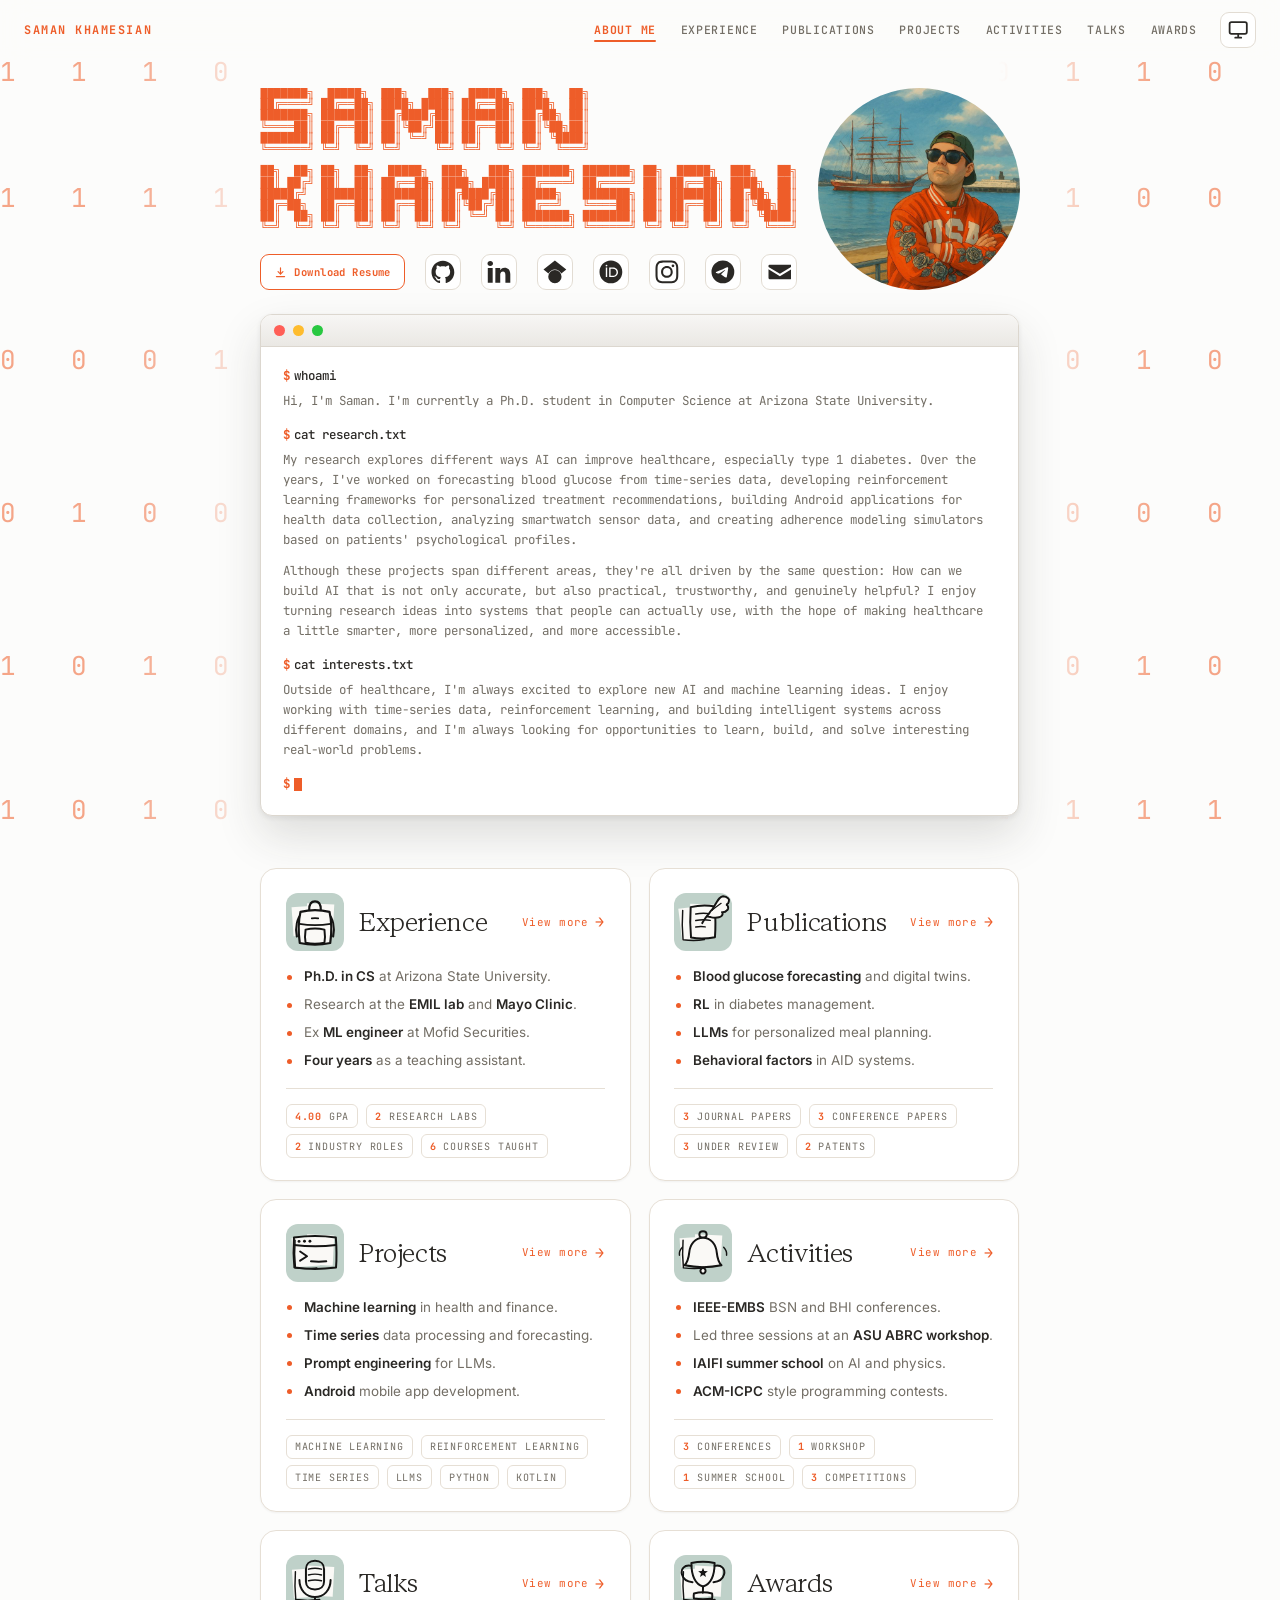
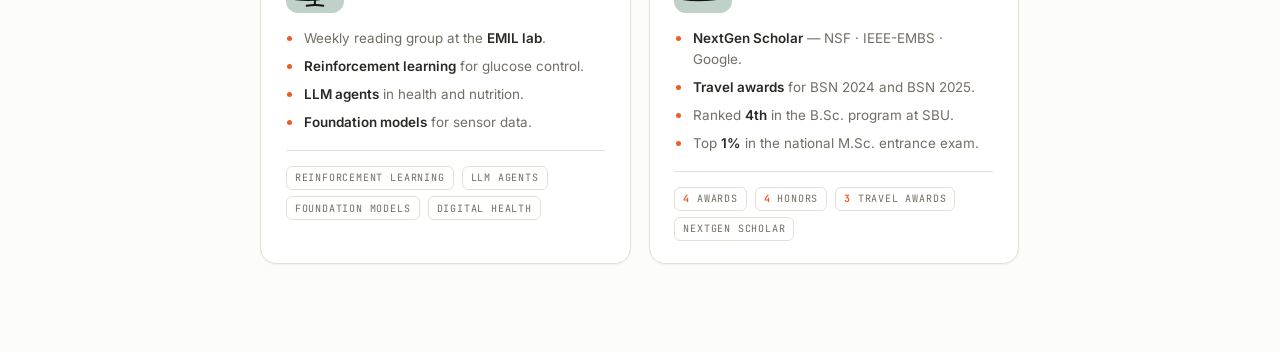
<file: index.html>
<!DOCTYPE html>
<html lang="en">
<head>
    <meta charset="UTF-8">
    <meta name="viewport" content="width=device-width, initial-scale=1.0">

    <!-- Google Analytics -->
    <script async src="https://www.googletagmanager.com/gtag/js?id=G-1FG36QGWSK"></script>
    <script>
      window.dataLayer = window.dataLayer || [];
      function gtag(){dataLayer.push(arguments);}
      gtag('js', new Date());
      gtag('config', 'G-1FG36QGWSK');
    </script>

    <title>Saman Khamesian</title>
    <meta name="description" content="Saman Khamesian — Ph.D. student in Computer Science at Arizona State University, working on AI for healthcare and type 1 diabetes.">
    <link rel="canonical" href="https://samankhamesian.com/">
    <meta name="theme-color" content="#FCFCFB" id="themeColorMeta">

    <link rel="preconnect" href="https://fonts.googleapis.com">
    <link rel="preconnect" href="https://fonts.gstatic.com" crossorigin>
    <link href="https://fonts.googleapis.com/css2?family=JetBrains+Mono:wght@400;500;700&family=Inter:wght@400;500;600&display=swap" rel="stylesheet">
    <link rel="stylesheet" href="styles.css">

    <!-- no defer: this has to run before the first paint -->
    <script src="theme.js"></script>
</head>
<body>
    <div class="bin-rows" id="binRows"></div>

    <!-- ============================================================
         NAV — identical on every page except which link carries
         aria-current="page". Links marked .is-soon point nowhere
         until those pages exist.
         ============================================================ -->
    <nav class="nav" id="nav" aria-label="Main">
        <button class="nav-burger" id="navBurger" type="button"
                aria-expanded="false" aria-controls="navLinks" aria-label="Menu">
            <svg class="bars" viewBox="0 0 24 24" fill="none" stroke="currentColor" stroke-width="2.1" stroke-linecap="round" aria-hidden="true"><path d="M4 7h16M4 12h16M4 17h16"/></svg>
            <svg class="x" viewBox="0 0 24 24" fill="none" stroke="currentColor" stroke-width="2.1" stroke-linecap="round" aria-hidden="true"><path d="M6 6l12 12M18 6L6 18"/></svg>
        </button>

        <a class="nav-home" href="/">Saman Khamesian</a>

        <div class="nav-links" id="navLinks">
            <a class="nav-link" href="/" aria-current="page">About Me</a>
            <a class="nav-link" href="/experience">Experience</a>
            <a class="nav-link" href="/publications">Publications</a>
            <a class="nav-link" href="/projects">Projects</a>
            <a class="nav-link" href="/activities">Activities</a>
            <a class="nav-link" href="/talks">Talks</a>
            <a class="nav-link" href="/awards">Awards</a>
            <!-- Personal tab: hidden until the page exists.
                 <a class="nav-link is-soon" href="#" aria-disabled="true">Personal</a> -->
        </div>

        <div class="nav-tools">
            <div class="theme-toggle">
                <button class="theme-btn" id="themeBtn" type="button" data-mode="system"
                        aria-haspopup="true" aria-expanded="false" aria-controls="themeMenu" title="Theme">
                    <svg data-mode="light" viewBox="0 0 24 24" fill="none" stroke="currentColor" stroke-width="1.9" stroke-linecap="round" stroke-linejoin="round" aria-hidden="true" focusable="false">
                        <circle cx="12" cy="12" r="4.1"/>
                        <path d="M12 2.6v2.2M12 19.2v2.2M4.2 12H2M22 12h-2.2M6.3 6.3 4.8 4.8M19.2 19.2l-1.5-1.5M17.7 6.3l1.5-1.5M4.8 19.2l1.5-1.5"/>
                    </svg>
                    <svg data-mode="dark" viewBox="0 0 24 24" fill="currentColor" aria-hidden="true" focusable="false">
                        <path d="M20.3 14.9A8.9 8.9 0 0 1 9.1 3.7a9 9 0 1 0 11.2 11.2z"/>
                    </svg>
                    <svg data-mode="system" viewBox="0 0 24 24" fill="none" stroke="currentColor" stroke-width="1.9" stroke-linecap="round" stroke-linejoin="round" aria-hidden="true" focusable="false">
                        <rect x="2.8" y="4.4" width="18.4" height="12.6" rx="2"/>
                        <path d="M8.8 21h6.4M12 17v4"/>
                    </svg>
                </button>

                <div class="theme-menu" id="themeMenu" role="menu" aria-label="Theme" hidden>
                    <button class="theme-item" type="button" role="menuitemradio" data-set="light" aria-checked="false">
                        <svg class="ti-icon" viewBox="0 0 24 24" fill="none" stroke="currentColor" stroke-width="1.9" stroke-linecap="round" stroke-linejoin="round" aria-hidden="true"><circle cx="12" cy="12" r="4.1"/><path d="M12 2.6v2.2M12 19.2v2.2M4.2 12H2M22 12h-2.2M6.3 6.3 4.8 4.8M19.2 19.2l-1.5-1.5M17.7 6.3l1.5-1.5M4.8 19.2l1.5-1.5"/></svg>
                        <span class="ti-label">Light</span>
                        <svg class="ti-check" viewBox="0 0 24 24" fill="none" stroke="currentColor" stroke-width="2.8" stroke-linecap="round" stroke-linejoin="round" aria-hidden="true"><path d="m5 12.5 4.5 4.5L19 7"/></svg>
                    </button>
                    <button class="theme-item" type="button" role="menuitemradio" data-set="dark" aria-checked="false">
                        <svg class="ti-icon" viewBox="0 0 24 24" fill="currentColor" aria-hidden="true"><path d="M20.3 14.9A8.9 8.9 0 0 1 9.1 3.7a9 9 0 1 0 11.2 11.2z"/></svg>
                        <span class="ti-label">Dark</span>
                        <svg class="ti-check" viewBox="0 0 24 24" fill="none" stroke="currentColor" stroke-width="2.8" stroke-linecap="round" stroke-linejoin="round" aria-hidden="true"><path d="m5 12.5 4.5 4.5L19 7"/></svg>
                    </button>
                    <button class="theme-item" type="button" role="menuitemradio" data-set="system" aria-checked="false">
                        <svg class="ti-icon" viewBox="0 0 24 24" fill="none" stroke="currentColor" stroke-width="1.9" stroke-linecap="round" stroke-linejoin="round" aria-hidden="true"><rect x="2.8" y="4.4" width="18.4" height="12.6" rx="2"/><path d="M8.8 21h6.4M12 17v4"/></svg>
                        <span class="ti-label">System</span>
                        <svg class="ti-check" viewBox="0 0 24 24" fill="none" stroke="currentColor" stroke-width="2.8" stroke-linecap="round" stroke-linejoin="round" aria-hidden="true"><path d="m5 12.5 4.5 4.5L19 7"/></svg>
                    </button>
                </div>
            </div>
        </div>
    </nav>

    <div class="page" id="page">

        <div class="hero">
            <div class="name-wrap" id="nameWrap">
                <div class="art-fit" id="artFit">
                    <div class="name-block" id="nameBlock">
                        <pre class="name" id="nameArt">███████╗  █████╗  ███╗   ███╗  █████╗  ███╗   ██╗
██╔════╝ ██╔══██╗ ████╗ ████║ ██╔══██╗ ████╗  ██║
███████╗ ███████║ ██╔████╔██║ ███████║ ██╔██╗ ██║
╚════██║ ██╔══██║ ██║╚██╔╝██║ ██╔══██║ ██║╚██╗██║
███████║ ██║  ██║ ██║ ╚═╝ ██║ ██║  ██║ ██║ ╚████║
╚══════╝ ╚═╝  ╚═╝ ╚═╝     ╚═╝ ╚═╝  ╚═╝ ╚═╝  ╚═══╝

██╗  ██╗ ██╗  ██╗  █████╗  ███╗   ███╗ ███████╗ ███████╗ ██╗  █████╗  ███╗   ██╗
██║ ██╔╝ ██║  ██║ ██╔══██╗ ████╗ ████║ ██╔════╝ ██╔════╝ ██║ ██╔══██╗ ████╗  ██║
█████╔╝  ███████║ ███████║ ██╔████╔██║ █████╗   ███████╗ ██║ ███████║ ██╔██╗ ██║
██╔═██╗  ██╔══██║ ██╔══██║ ██║╚██╔╝██║ ██╔══╝   ╚════██║ ██║ ██╔══██║ ██║╚██╗██║
██║  ██╗ ██║  ██║ ██║  ██║ ██║ ╚═╝ ██║ ███████╗ ███████║ ██║ ██║  ██║ ██║ ╚████║
╚═╝  ╚═╝ ╚═╝  ╚═╝ ╚═╝  ╚═╝ ╚═╝     ╚═╝ ╚══════╝ ╚══════╝ ╚═╝ ╚═╝  ╚═╝ ╚═╝  ╚═══╝</pre>
                    </div>
                </div>

                <nav class="socials" id="socials" aria-label="Resume and profiles">
                    <!-- Resume sits first: it's the primary action, so it
                         reads before the profile tiles. On a phone it drops
                         below them via `order` (see styles.css). -->
                    <a class="resume" href="files/Resume_Saman_Khamesian.pdf" download aria-label="Download resume (PDF)">
                        <svg viewBox="0 0 24 24" fill="none" stroke="currentColor" stroke-width="2.2" stroke-linecap="round" stroke-linejoin="round" aria-hidden="true" focusable="false"><path d="M12 3.5v11"/><path d="M7.5 10.5 12 15l4.5-4.5"/><path d="M4.5 19.5h15"/></svg>
                        <span>Download Resume</span>
                    </a>

                    <a class="social" href="https://github.com/SamanKhamesian" aria-label="GitHub" target="_blank" rel="noopener noreferrer">
                        <svg viewBox="0 0 24 24" fill="currentColor" aria-hidden="true" focusable="false"><path transform="matrix(0.9583 0 0 0.9583 0.500 0.500)" d="M12 .297c-6.63 0-12 5.373-12 12 0 5.303 3.438 9.8 8.205 11.385.6.113.82-.258.82-.577 0-.285-.01-1.04-.015-2.04-3.338.724-4.042-1.61-4.042-1.61C4.422 18.07 3.633 17.7 3.633 17.7c-1.087-.744.084-.729.084-.729 1.205.084 1.838 1.236 1.838 1.236 1.07 1.835 2.809 1.305 3.495.998.108-.776.417-1.305.76-1.605-2.665-.3-5.466-1.332-5.466-5.93 0-1.31.465-2.38 1.235-3.22-.135-.303-.54-1.523.105-3.176 0 0 1.005-.322 3.3 1.23.96-.267 1.98-.399 3-.405 1.02.006 2.04.138 3 .405 2.28-1.552 3.285-1.23 3.285-1.23.645 1.653.24 2.873.12 3.176.765.84 1.23 1.91 1.23 3.22 0 4.61-2.805 5.625-5.475 5.92.42.36.81 1.096.81 2.22 0 1.606-.015 2.896-.015 3.286 0 .315.21.69.825.57C20.565 22.092 24 17.592 24 12.297c0-6.627-5.373-12-12-12"/></svg>
                    </a>
                    <a class="social" href="https://www.linkedin.com/in/samankhamesian/" aria-label="LinkedIn" target="_blank" rel="noopener noreferrer">
                        <svg viewBox="0 0 24 24" fill="currentColor" aria-hidden="true" focusable="false"><path transform="matrix(2.0572 0 0 2.0572 -4.437 -4.540)" d="M4.943 13.394V6.169H2.542v7.225zM3.743 5.182c.837 0 1.358-.554 1.358-1.248-.015-.709-.52-1.248-1.342-1.248S2.4 3.226 2.4 3.934c0 .694.521 1.248 1.327 1.248zM8.651 13.394V9.359c0-.216.016-.432.08-.586.173-.431.568-.878 1.232-.878.869 0 1.216.662 1.216 1.634v3.865h2.401V9.25c0-2.22-1.184-3.252-2.764-3.252-1.274 0-1.845.7-2.165 1.193v.025h-.016l.016-.025V6.169h-2.4c.03.678 0 7.225 0 7.225z"/></svg>
                    </a>
                    <a class="social" href="https://scholar.google.com/citations?user=PMeTbUYAAAAJ&amp;hl=en" aria-label="Google Scholar" target="_blank" rel="noopener noreferrer">
                        <svg viewBox="0 0 24 24" fill="currentColor" aria-hidden="true" focusable="false"><path transform="matrix(0.9583 0 0 0.9583 0.500 0.500)" d="M5.242 13.769L0 9.5 12 0l12 9.5-5.242 4.269C17.548 11.249 14.978 9.5 12 9.5c-2.977 0-5.548 1.748-6.758 4.269zM12 10a7 7 0 1 0 0 14 7 7 0 0 0 0-14z"/></svg>
                    </a>
                    <a class="social" href="https://orcid.org/0000-0003-1145-0528" aria-label="ORCID" target="_blank" rel="noopener noreferrer">
                        <svg viewBox="0 0 24 24" fill="currentColor" aria-hidden="true" focusable="false"><path transform="matrix(0.9583 0 0 0.9583 0.500 0.500)" d="M12 0C5.372 0 0 5.372 0 12s5.372 12 12 12 12-5.372 12-12S18.628 0 12 0zM7.369 4.378c.525 0 .947.431.947.947s-.422.947-.947.947a.95.95 0 0 1-.947-.947c0-.525.422-.947.947-.947zm-.722 3.038h1.444v10.041H6.647V7.416zm3.562 0h3.9c3.712 0 5.344 2.653 5.344 5.025 0 2.578-2.016 5.025-5.325 5.025h-3.919V7.416zm1.444 1.303v7.444h2.297c3.272 0 4.022-2.484 4.022-3.722 0-2.016-1.284-3.722-4.097-3.722h-2.222z"/></svg>
                    </a>
                    <a class="social" href="https://www.instagram.com/saman.khamesian/" aria-label="Instagram" target="_blank" rel="noopener noreferrer">
                        <svg viewBox="0 0 24 24" fill="currentColor" aria-hidden="true" focusable="false"><path transform="matrix(0.9583 0 0 0.9583 0.500 0.500)" d="M7.0301.084c-1.2768.0602-2.1487.264-2.911.5634-.7888.3075-1.4575.72-2.1228 1.3877-.6652.6677-1.075 1.3368-1.3802 2.127-.2954.7638-.4956 1.6365-.552 2.914-.0564 1.2775-.0689 1.6882-.0626 4.947.0062 3.2586.0206 3.6671.0825 4.9473.061 1.2765.264 2.1482.5635 2.9107.308.7889.72 1.4573 1.388 2.1228.6679.6655 1.3365 1.0743 2.1285 1.38.7632.295 1.6361.4961 2.9134.552 1.2773.056 1.6884.069 4.9462.0627 3.2578-.0062 3.668-.0207 4.9478-.0814 1.28-.0607 2.147-.2652 2.9098-.5633.7889-.3086 1.4578-.72 2.1228-1.3881.665-.6682 1.0745-1.3378 1.3795-2.1284.2957-.7632.4966-1.636.552-2.9124.056-1.2809.0692-1.6898.063-4.948-.0063-3.2583-.021-3.6668-.0817-4.9465-.0607-1.2797-.264-2.1487-.5633-2.9117-.3084-.7889-.72-1.4568-1.3876-2.1228C21.2982 1.33 20.628.9208 19.8378.6165 19.074.321 18.2017.1197 16.9244.0645 15.6471.0093 15.236-.005 11.977.0014 8.718.0076 8.31.0215 7.0301.0839m.1402 21.6932c-1.17-.0509-1.8053-.2453-2.2287-.408-.5606-.216-.96-.4771-1.3819-.895-.422-.4178-.6811-.8186-.9-1.378-.1644-.4234-.3624-1.058-.4171-2.228-.0595-1.2645-.072-1.6442-.079-4.848-.007-3.2037.0053-3.583.0607-4.848.05-1.169.2456-1.805.408-2.2282.216-.5613.4762-.96.895-1.3816.4188-.4217.8184-.6814 1.3783-.9003.423-.1651 1.0575-.3614 2.227-.4171 1.2655-.06 1.6447-.072 4.848-.079 3.2033-.007 3.5835.005 4.8495.0608 1.169.0508 1.8053.2445 2.228.408.5608.216.96.4754 1.3816.895.4217.4194.6816.8176.9005 1.3787.1653.4217.3617 1.056.4169 2.2263.0602 1.2655.0739 1.645.0796 4.848.0058 3.203-.0055 3.5834-.061 4.848-.051 1.17-.245 1.8055-.408 2.2294-.216.5604-.4763.96-.8954 1.3814-.419.4215-.8181.6811-1.3783.9-.4224.1649-1.0577.3617-2.2262.4174-1.2656.0595-1.6448.072-4.8493.079-3.2045.007-3.5825-.006-4.848-.0608M16.953 5.5864A1.44 1.44 0 1 0 18.39 4.144a1.44 1.44 0 0 0-1.437 1.4424M5.8385 12.012c.0067 3.4032 2.7706 6.1557 6.173 6.1493 3.4026-.0065 6.157-2.7701 6.1506-6.1733-.0065-3.4032-2.771-6.1565-6.174-6.1498-3.403.0067-6.156 2.771-6.1496 6.1738M8 12.0077a4 4 0 1 1 4.008 3.9921A3.9996 3.9996 0 0 1 8 12.0077"/></svg>
                    </a>
                    <a class="social" href="https://t.me/SamanKhamesian" aria-label="Telegram" target="_blank" rel="noopener noreferrer">
                        <svg viewBox="0 0 24 24" fill="currentColor" aria-hidden="true" focusable="false"><path transform="matrix(0.9583 0 0 0.9583 0.500 0.500)" d="M11.944 0A12 12 0 0 0 0 12a12 12 0 0 0 12 12 12 12 0 0 0 12-12A12 12 0 0 0 12 0a12 12 0 0 0-.056 0zm4.962 7.224c.1-.002.321.023.465.14a.506.506 0 0 1 .171.325c.016.093.036.306.02.472-.18 1.898-.962 6.502-1.36 8.627-.168.9-.499 1.201-.82 1.23-.696.065-1.225-.46-1.9-.902-1.056-.693-1.653-1.124-2.678-1.8-1.185-.78-.417-1.21.258-1.91.177-.184 3.247-2.977 3.307-3.23.007-.032.014-.15-.056-.212s-.174-.041-.249-.024c-.106.024-1.793 1.14-5.061 3.345-.48.33-.913.49-1.302.48-.428-.008-1.252-.241-1.865-.44-.752-.245-1.349-.374-1.297-.789.027-.216.325-.437.893-.663 3.498-1.524 5.83-2.529 6.998-3.014 3.332-1.386 4.025-1.627 4.476-1.635z"/></svg>
                    </a>
                    <a class="social" id="emailLink" href="#" aria-label="Email" data-u="s.khamesian" data-d="gmail" data-t="com">
                        <svg viewBox="0 0 24 24" fill="currentColor" aria-hidden="true" focusable="false"><path transform="matrix(1.0455 0 0 1.0455 -0.545 -0.545)" d="M2 5h20a1 1 0 0 1 1 1v1.2l-11 6.6L1 7.2V6a1 1 0 0 1 1-1ZM1 9.55V18a1 1 0 0 0 1 1h20a1 1 0 0 0 1-1V9.55l-11 6.6-11-6.6Z"/></svg>
                    </a>
                </nav>
            </div>
            <div class="photo-frame">
                <img src="images/profile.jpg" alt="Saman Khamesian">
            </div>
        </div>

        <div class="bio" id="bio">
            <div class="term-window">
                <div class="term-bar" aria-hidden="true">
                    <span class="dot r"></span>
                    <span class="dot y"></span>
                    <span class="dot g"></span>
                </div>
                <div class="term-body term">
                    <div class="cmd"><span class="prompt">$</span>whoami</div>
                    <div class="out">
                        <p>Hi, I'm Saman. I'm currently a Ph.D. student in Computer Science at Arizona State University.</p>
                    </div>

                    <div class="cmd"><span class="prompt">$</span>cat research.txt</div>
                    <div class="out">
                        <p>My research explores different ways AI can improve healthcare, especially type 1 diabetes. Over the years, I've worked on forecasting blood glucose from time-series data, developing reinforcement learning frameworks for personalized treatment recommendations, building Android applications for health data collection, analyzing smartwatch sensor data, and creating adherence modeling simulators based on patients' psychological profiles.</p>
                        <p>Although these projects span different areas, they're all driven by the same question: How can we build AI that is not only accurate, but also practical, trustworthy, and genuinely helpful? I enjoy turning research ideas into systems that people can actually use, with the hope of making healthcare a little smarter, more personalized, and more accessible.</p>
                    </div>

                    <div class="cmd"><span class="prompt">$</span>cat interests.txt</div>
                    <div class="out">
                        <p>Outside of healthcare, I'm always excited to explore new AI and machine learning ideas. I enjoy working with time-series data, reinforcement learning, and building intelligent systems across different domains, and I'm always looking for opportunities to learn, build, and solve interesting real-world problems.</p>
                    </div>

                    <div class="cmd last"><span class="prompt">$</span><span class="cursor" aria-hidden="true"></span></div>
                </div>
            </div>
        </div>

    </div>
    <!-- /#page — fitViewport() scales ONLY what is inside the div above -->

    <!-- ============================================================
         OVERVIEW CARDS — 3 x 2. Deliberately a SIBLING of #page, so
         fitViewport() never scales them. fitHub() pins the grid to
         the terminal's rendered left edge and width.

         A live page is one anchor with class "card". A page that
         doesn't exist yet is a div with class "card is-soon" —
         same shell, dashed border, no "View more", not clickable.
         ============================================================ -->
    <section class="hub" id="hub" aria-label="Sections">
        <div class="hub-grid">

            <a class="card" href="/experience">
                <div class="card-head">
                    <div class="card-logo">
                        <!-- backpack: what you carry with you -->
                        <svg viewBox="0 0 320 320" xmlns="http://www.w3.org/2000/svg" role="img" aria-label="Experience">
                            <rect width="320" height="320" rx="18" fill="#BFD1C9"/>
                            <rect x="36" y="74" width="146" height="160" fill="#FAF9F6" transform="rotate(-4 109 154)"/>
                            <rect x="112" y="60" width="150" height="166" fill="#FAF9F6" transform="rotate(3 187 143)"/>
                            <g fill="none" stroke="#141413" stroke-width="12" stroke-linecap="round" stroke-linejoin="round">
                                <path d="M92 108 C 60 138 50 190 60 240"/>
                                <path d="M228 108 C 260 138 270 190 260 240"/>
                                <path d="M128 92 C 128 62 140 46 160 46 C 180 46 192 62 192 92"/>
                            </g>
                            <g fill="#FAF9F6" stroke="#141413" stroke-width="12" stroke-linecap="round" stroke-linejoin="round">
                                <path d="M80 104 C 68 156 68 220 76 276 C 130 288 190 288 244 276 C 252 220 252 156 240 104 C 190 92 130 92 80 104 Z"/>
                            </g>
                            <g fill="none" stroke="#141413" stroke-width="10" stroke-linecap="round" stroke-linejoin="round">
                                <path d="M74 170 C 130 180 190 180 246 170"/>
                            </g>
                            <g fill="none" stroke="#141413" stroke-width="11" stroke-linecap="round" stroke-linejoin="round">
                                <path d="M108 202 C 104 230 104 254 108 274 C 142 282 178 282 212 274 C 216 254 216 230 212 202 C 178 194 142 194 108 202 Z"/>
                            </g>
                            <g fill="none" stroke="#141413" stroke-width="9" stroke-linecap="round" stroke-linejoin="round">
                                <path d="M142 140 C 154 138 166 138 178 140"/>
                            </g>
                        </svg>
                    </div>
                    <h3>Experience</h3>
                    <span class="card-more">View more <span class="arw" aria-hidden="true">&#8594;</span></span>
                </div>

                <ul class="card-pts">
                    <li><strong>Ph.D. in CS</strong> at Arizona State University.</li>
                    <li>Research at the <strong>EMIL lab</strong> and <strong>Mayo Clinic</strong>.</li>
                    <li>Ex <strong>ML engineer</strong> at Mofid Securities.</li>
                    <li><strong>Four years</strong> as a teaching assistant.</li>
                </ul>

                <div class="card-stats">
                    <span class="stat"><b>4.00</b> GPA</span>
                    <span class="stat"><b>2</b> Research labs</span>
                    <span class="stat"><b>2</b> Industry roles</span>
                    <span class="stat"><b>6</b> Courses taught</span>
                </div>
            </a>

            <a class="card" href="/publications">
                <div class="card-head">
                    <div class="card-logo">
                        <svg viewBox="0 0 320 320" xmlns="http://www.w3.org/2000/svg" role="img" aria-label="Publications">
                            <rect width="320" height="320" rx="18" fill="#BFD1C9"/>
                            <rect x="34" y="78" width="140" height="176" fill="#FAF9F6" transform="rotate(-7 104 166)"/>
                            <rect x="86" y="62" width="146" height="182" fill="#FAF9F6" transform="rotate(2 159 153)"/>
                            <g fill="none" stroke="#141413" stroke-width="8" stroke-linecap="round" stroke-linejoin="round">
                                <path d="M48 96 C 44 152 45 208 50 258 C 92 264 134 263 168 257"/>
                            </g>
                            <g fill="none" stroke="#141413" stroke-width="11" stroke-linecap="round" stroke-linejoin="round">
                                <path d="M92 78 C 88 136 89 194 94 246 C 138 254 186 252 226 244 C 230 190 229 132 225 74 C 180 66 134 68 92 78 Z"/>
                            </g>
                            <g fill="none" stroke="#141413" stroke-width="8" stroke-linecap="round" stroke-linejoin="round">
                                <path d="M120 116 C 146 111 176 111 200 115"/>
                                <path d="M120 152 C 146 147 176 147 200 151"/>
                                <path d="M120 188 C 138 184 156 184 172 187"/>
                            </g>
                            <g fill="#FAF9F6" stroke="#141413" stroke-width="11" stroke-linecap="round" stroke-linejoin="round">
                                <path d="M271 18 C 280 18 292 22 299 30 C 304 36 305 40 303 43 C 302 50 300 54 298 57 C 294 61 290 63 291 66 C 295 70 298 72 298 75 C 299 80 299 84 298 87 C 296 92 292 96 289 98 C 284 103 280 105 276 105 C 271 106 267 105 265 106 C 268 110 269 113 268 116 C 267 121 265 124 263 126 C 258 131 253 133 248 134 C 241 136 234 136 227 136 C 218 136 210 135 202 133 C 195 132 187 131 181 129 C 185 124 189 119 193 114 C 197 108 201 102 204 98 C 206 96 208 95 209 94 C 213 88 217 81 221 74 C 226 66 231 58 236 50 C 241 42 246 35 251 29 C 257 23 264 19 271 18 Z"/>
                            </g>
                            <g fill="none" stroke="#141413" stroke-width="7" stroke-linecap="round" stroke-linejoin="round">
                                <path d="M209 95 C 226 82 245 68 260 57"/>
                            </g>
                            <g fill="none" stroke="#141413" stroke-width="11" stroke-linecap="round" stroke-linejoin="round">
                                <path d="M181 129 C 173 137 165 150 156 166"/>
                            </g>
                        </svg>
                    </div>
                    <h3>Publications</h3>
                    <span class="card-more">View more <span class="arw" aria-hidden="true">&#8594;</span></span>
                </div>

                <ul class="card-pts">
                    <li><strong>Blood glucose forecasting</strong> and digital twins.</li>
                    <li><strong>RL</strong> in diabetes management.</li>
                    <li><strong>LLMs</strong> for personalized meal planning.</li>
                    <li><strong>Behavioral factors</strong> in AID systems.</li>
                </ul>

                <div class="card-stats">
                    <span class="stat"><b>3</b> Journal papers</span>
                    <span class="stat"><b>3</b> Conference papers</span>
                    <span class="stat"><b>3</b> Under review</span>
                    <span class="stat"><b>2</b> Patents</span>
                </div>
            </a>

            <a class="card" href="/projects">
                <div class="card-head">
                    <div class="card-logo">
                        <!-- terminal -->
                        <svg viewBox="0 0 320 320" xmlns="http://www.w3.org/2000/svg" role="img" aria-label="Projects">
                            <rect width="320" height="320" rx="18" fill="#BFD1C9"/>
                            <rect x="36" y="74" width="146" height="160" fill="#FAF9F6" transform="rotate(-4 109 154)"/>
                            <rect x="112" y="60" width="150" height="166" fill="#FAF9F6" transform="rotate(3 187 143)"/>
                            <g fill="none" stroke="#141413" stroke-width="8" stroke-linecap="round" stroke-linejoin="round">
                                <path d="M50 90 C 46 144 47 198 52 242 C 94 248 136 247 170 242"/>
                            </g>
                            <g fill="none" stroke="#141413" stroke-width="11" stroke-linecap="round" stroke-linejoin="round">
                                <path d="M44 74 C 40 130 41 190 46 240 C 116 250 208 249 276 240 C 280 190 279 130 275 74 C 206 64 114 64 44 74 Z"/>
                                <path d="M44 116 C 116 124 208 124 276 116"/>
                            </g>
                            <g fill="#141413"><circle cx="72" cy="96" r="8"/><circle cx="102" cy="95" r="8"/><circle cx="132" cy="95" r="8"/></g>
                            <g fill="none" stroke="#141413" stroke-width="11" stroke-linecap="round" stroke-linejoin="round">
                                <path d="M78 152 L 116 178 L 78 202"/>
                                <path d="M138 206 C 166 209 196 209 222 206"/>
                            </g>
                        </svg>
                    </div>
                    <h3>Projects</h3>
                    <span class="card-more">View more <span class="arw" aria-hidden="true">&#8594;</span></span>
                </div>

                <ul class="card-pts">
                    <li><strong>Machine learning</strong> in health and finance.</li>
                    <li><strong>Time series</strong> data processing and forecasting.</li>
                    <li><strong>Prompt engineering</strong> for LLMs.</li>
                    <li><strong>Android</strong> mobile app development.</li>
                </ul>

                <div class="card-stats">
                    <span class="stat">Machine Learning</span>
                    <span class="stat">Reinforcement Learning</span>
                    <span class="stat">Time Series</span>
                    <span class="stat">LLMs</span>
                    <span class="stat">Python</span>
                    <span class="stat">Kotlin</span>
                </div>
            </a>

            <a class="card" href="/activities">
                <div class="card-head">
                    <div class="card-logo">
                        <!-- ring bell -->
                        <svg viewBox="0 0 320 320" xmlns="http://www.w3.org/2000/svg" role="img" aria-label="Activities">
                            <rect width="320" height="320" rx="18" fill="#BFD1C9"/>
                            <rect x="36" y="74" width="146" height="160" fill="#FAF9F6" transform="rotate(-4 109 154)"/>
                            <rect x="112" y="60" width="150" height="166" fill="#FAF9F6" transform="rotate(3 187 143)"/>
                            <g fill="none" stroke="#141413" stroke-width="8" stroke-linecap="round" stroke-linejoin="round">
                                <path d="M50 90 C 46 144 47 198 52 242 C 94 248 136 247 170 242"/>
                            </g>
                            <g fill="none" stroke="#141413" stroke-width="11" stroke-linecap="round" stroke-linejoin="round">
                                <path d="M160 40 C 172 40 180 48 180 58 C 180 68 172 76 160 76 C 148 76 140 68 140 58 C 140 48 148 40 160 40 Z"/>
                            </g>
                            <g fill="#FAF9F6" stroke="#141413" stroke-width="11" stroke-linecap="round" stroke-linejoin="round">
                                <path d="M160 76 C 204 76 232 114 236 158 C 240 194 248 214 262 228 C 202 240 118 240 58 228 C 72 214 80 194 84 158 C 88 114 116 76 160 76 Z"/>
                                <path d="M160 240 C 148 246 142 256 148 266 C 154 276 166 276 172 266 C 178 256 172 246 160 240 Z"/>
                            </g>
                            <g fill="none" stroke="#141413" stroke-width="8" stroke-linecap="round" stroke-linejoin="round">
                                <path d="M46 128 C 34 140 28 156 30 172"/>
                                <path d="M274 128 C 286 140 292 156 290 172"/>
                            </g>
                        </svg>
                    </div>
                    <h3>Activities</h3>
                    <span class="card-more">View more <span class="arw" aria-hidden="true">&#8594;</span></span>
                </div>

                <ul class="card-pts">
                    <li><strong>IEEE-EMBS</strong> BSN and BHI conferences.</li>
                    <li>Led three sessions at an <strong>ASU ABRC workshop</strong>.</li>
                    <li><strong>IAIFI summer school</strong> on AI and physics.</li>
                    <li><strong>ACM-ICPC</strong> style programming contests.</li>
                </ul>

                <div class="card-stats">
                    <span class="stat"><b>3</b> Conferences</span>
                    <span class="stat"><b>1</b> Workshop</span>
                    <span class="stat"><b>1</b> Summer school</span>
                    <span class="stat"><b>3</b> Competitions</span>
                </div>
            </a>

            <a class="card" href="/talks">
                <div class="card-head">
                    <div class="card-logo">
                        <!-- microphone -->
                        <svg viewBox="0 0 320 320" xmlns="http://www.w3.org/2000/svg" role="img" aria-label="Talks">
                            <rect width="320" height="320" rx="18" fill="#BFD1C9"/>
                            <rect x="38" y="76" width="146" height="158" fill="#FAF9F6" transform="rotate(-4 111 155)"/>
                            <rect x="112" y="62" width="150" height="164" fill="#FAF9F6" transform="rotate(3 187 144)"/>
                            <g fill="none" stroke="#141413" stroke-width="8" stroke-linecap="round" stroke-linejoin="round">
                                <path d="M52 92 C 48 146 49 200 54 246 C 100 252 148 251 186 246"/>
                                <path d="M124 78 C 144 73 176 73 196 78"/>
                                <path d="M124 110 C 144 105 176 105 196 110"/>
                                <path d="M124 142 C 144 137 176 137 196 142"/>
                            </g>
                            <g fill="none" stroke="#141413" stroke-width="11" stroke-linecap="round" stroke-linejoin="round">
                                <path d="M160 32 C 128 32 110 52 110 78 C 110 106 110 128 110 146 C 110 172 128 190 160 190 C 192 190 210 172 210 146 C 210 128 210 106 210 78 C 210 52 192 32 160 32 Z"/>
                                <path d="M74 138 C 74 194 112 232 160 232 C 208 232 246 194 246 138"/>
                                <path d="M160 232 C 160 252 160 264 159 274"/>
                                <path d="M114 280 C 146 274 176 274 206 280"/>
                            </g>
                        </svg>
                    </div>
                    <h3>Talks</h3>
                    <span class="card-more">View more <span class="arw" aria-hidden="true">&#8594;</span></span>
                </div>

                <ul class="card-pts">
                    <li>Weekly reading group at the <strong>EMIL lab</strong>.</li>
                    <li><strong>Reinforcement learning</strong> for glucose control.</li>
                    <li><strong>LLM agents</strong> in health and nutrition.</li>
                    <li><strong>Foundation models</strong> for sensor data.</li>
                </ul>

                <div class="card-stats">
                    <span class="stat">Reinforcement Learning</span>
                    <span class="stat">LLM Agents</span>
                    <span class="stat">Foundation Models</span>
                    <span class="stat">Digital Health</span>
                </div>
            </a>

            <a class="card" href="/awards">
                <div class="card-head">
                    <div class="card-logo">
                        <!-- trophy -->
                        <svg viewBox="0 0 320 320" xmlns="http://www.w3.org/2000/svg" role="img" aria-label="Awards">
                            <rect width="320" height="320" rx="18" fill="#BFD1C9"/>
                            <rect x="38" y="76" width="146" height="158" fill="#FAF9F6" transform="rotate(-4 111 155)"/>
                            <rect x="112" y="62" width="150" height="164" fill="#FAF9F6" transform="rotate(3 187 144)"/>
                            <g fill="none" stroke="#141413" stroke-width="8" stroke-linecap="round" stroke-linejoin="round">
                                <path d="M52 92 C 48 146 49 200 54 246 C 106 253 166 252 226 246"/>
                            </g>
                            <g fill="none" stroke="#141413" stroke-width="11" stroke-linecap="round" stroke-linejoin="round">
                                <path d="M96 44 C 96 112 116 160 160 174 C 204 160 224 112 224 44 C 180 34 140 34 96 44 Z"/>
                                <path d="M96 60 C 56 52 36 78 44 108 C 51 134 74 148 102 150"/>
                                <path d="M224 60 C 264 52 284 78 276 108 C 269 134 246 148 218 150"/>
                                <path d="M160 174 C 160 190 160 200 159 208"/>
                                <path d="M110 212 C 144 204 176 204 210 212 C 212 222 212 232 210 240 C 176 246 144 246 110 240 C 108 232 108 222 110 212 Z"/>
                            </g>
                            <g fill="#141413">
                                <path d="M160 70 L166.9 88.5 L186.6 89.4 L171.2 101.6 L176.5 120.7 L160 109.8 L143.5 120.7 L148.8 101.6 L133.4 89.4 L153.1 88.5 Z"/>
                            </g>
                        </svg>
                    </div>
                    <h3>Awards</h3>
                    <span class="card-more">View more <span class="arw" aria-hidden="true">&#8594;</span></span>
                </div>

                <ul class="card-pts">
                    <li><strong>NextGen Scholar</strong> &mdash; NSF &middot; IEEE-EMBS &middot; Google.</li>
                    <li><strong>Travel awards</strong> for BSN 2024 and BSN 2025.</li>
                    <li>Ranked <strong>4th</strong> in the B.Sc. program at SBU.</li>
                    <li>Top <strong>1%</strong> in the national M.Sc. entrance exam.</li>
                </ul>

                <div class="card-stats">
                    <span class="stat"><b>4</b> Awards</span>
                    <span class="stat"><b>4</b> Honors</span>
                    <span class="stat"><b>3</b> Travel awards</span>
                    <span class="stat">NextGen Scholar</span>
                </div>
            </a>

        </div>
    </section>

    <script src="site.js"></script>
</body>
</html>
</file>
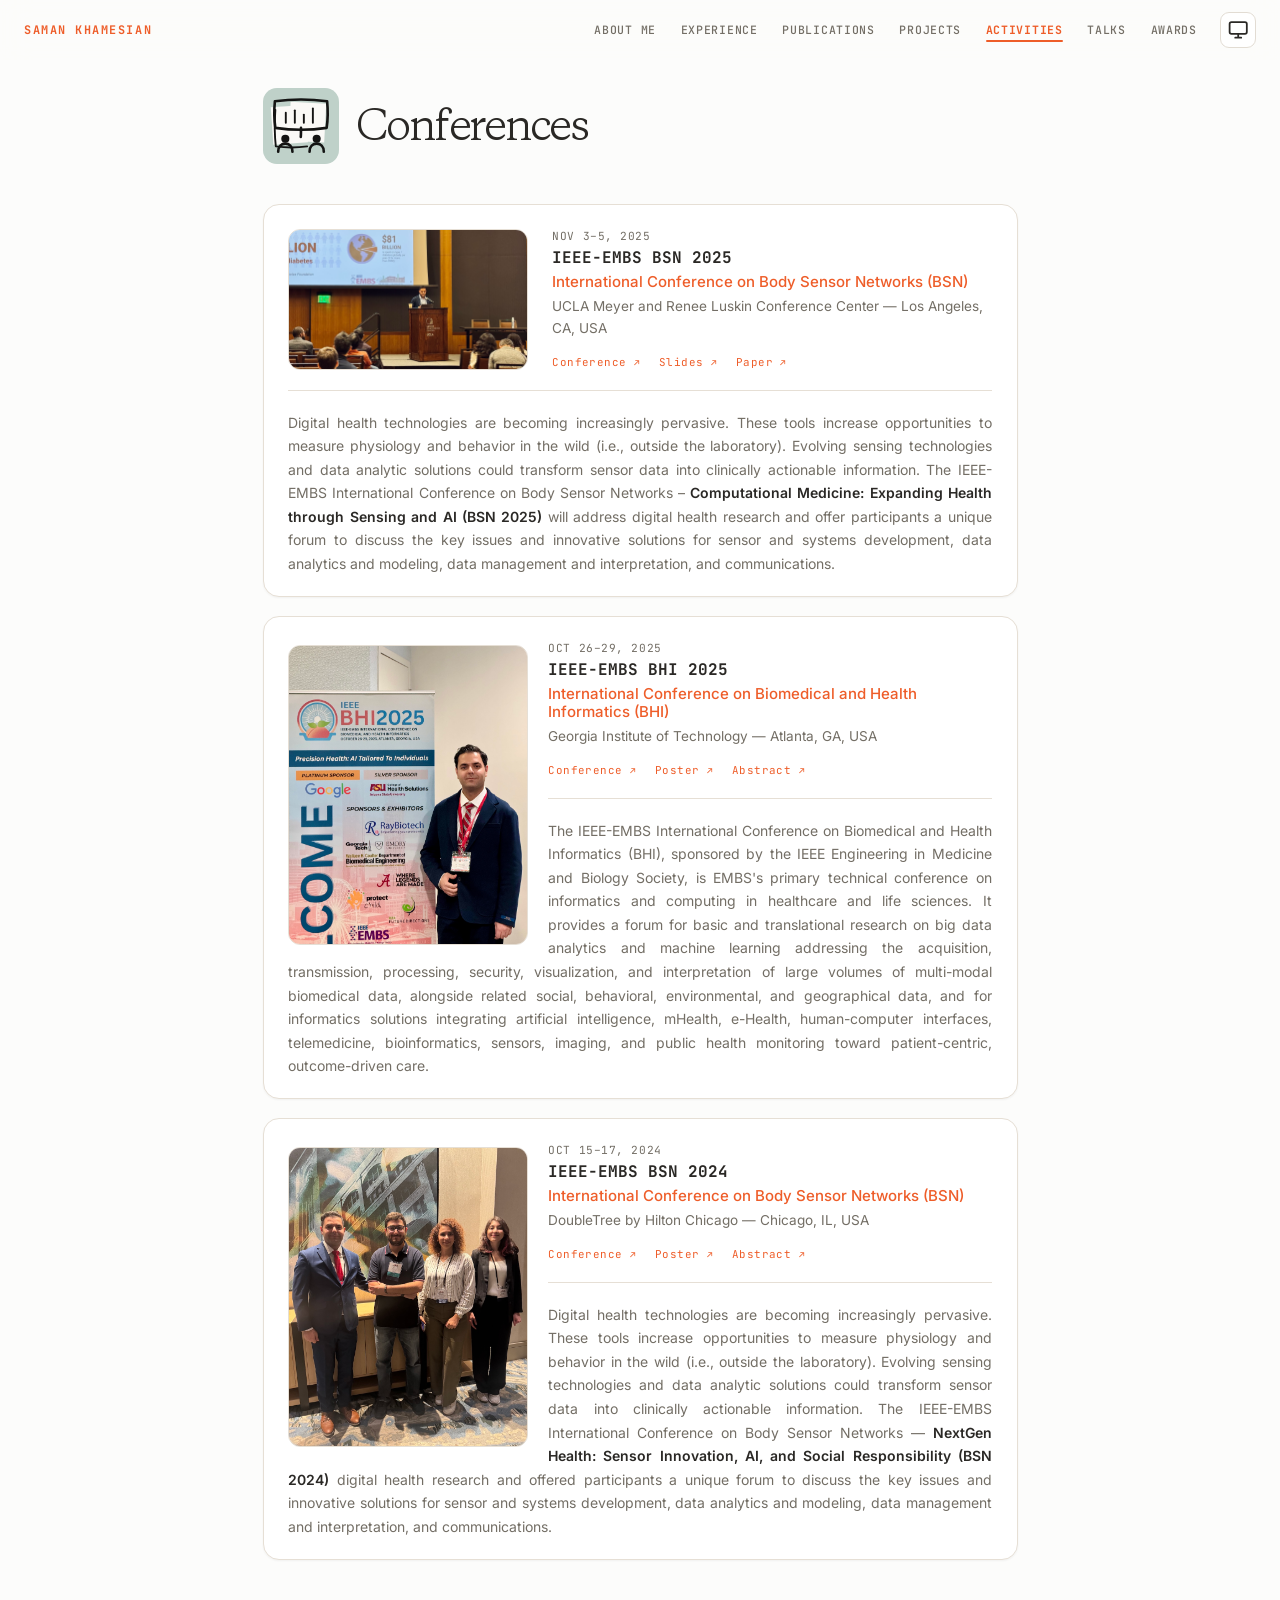
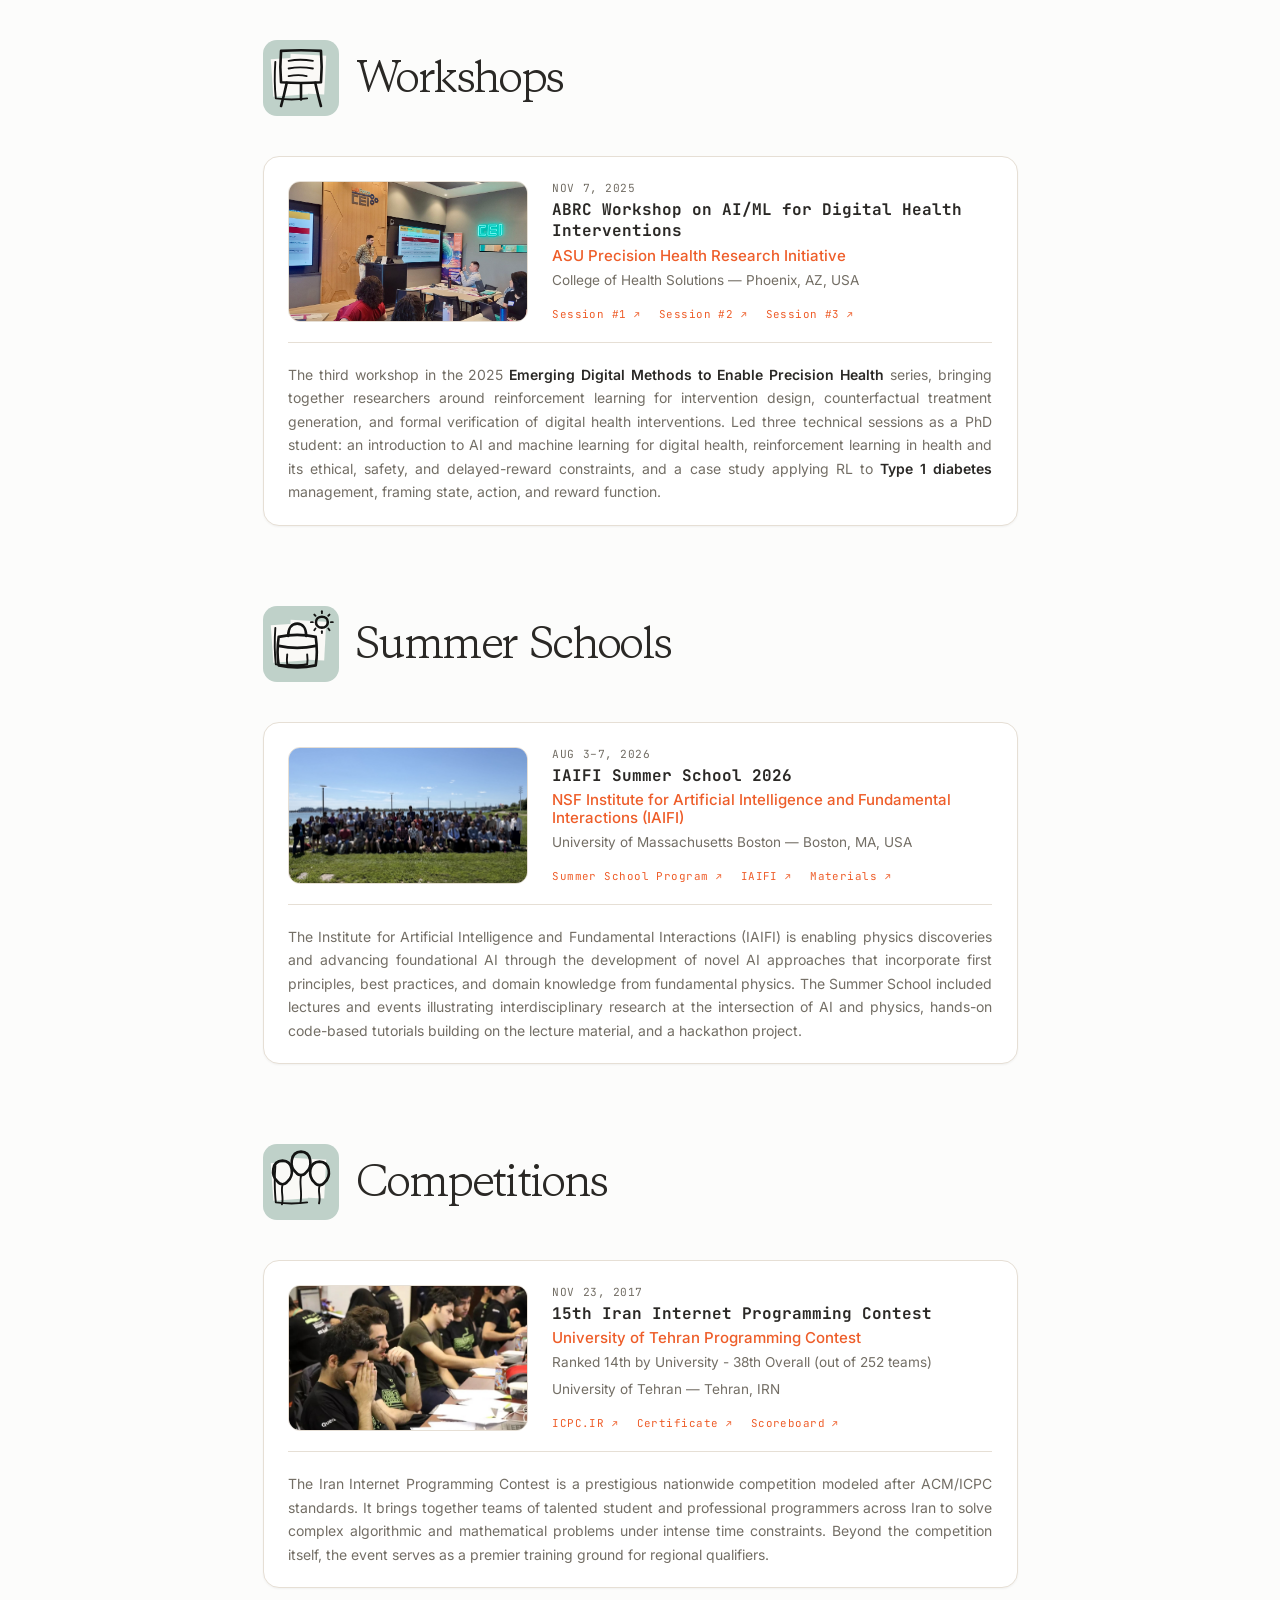
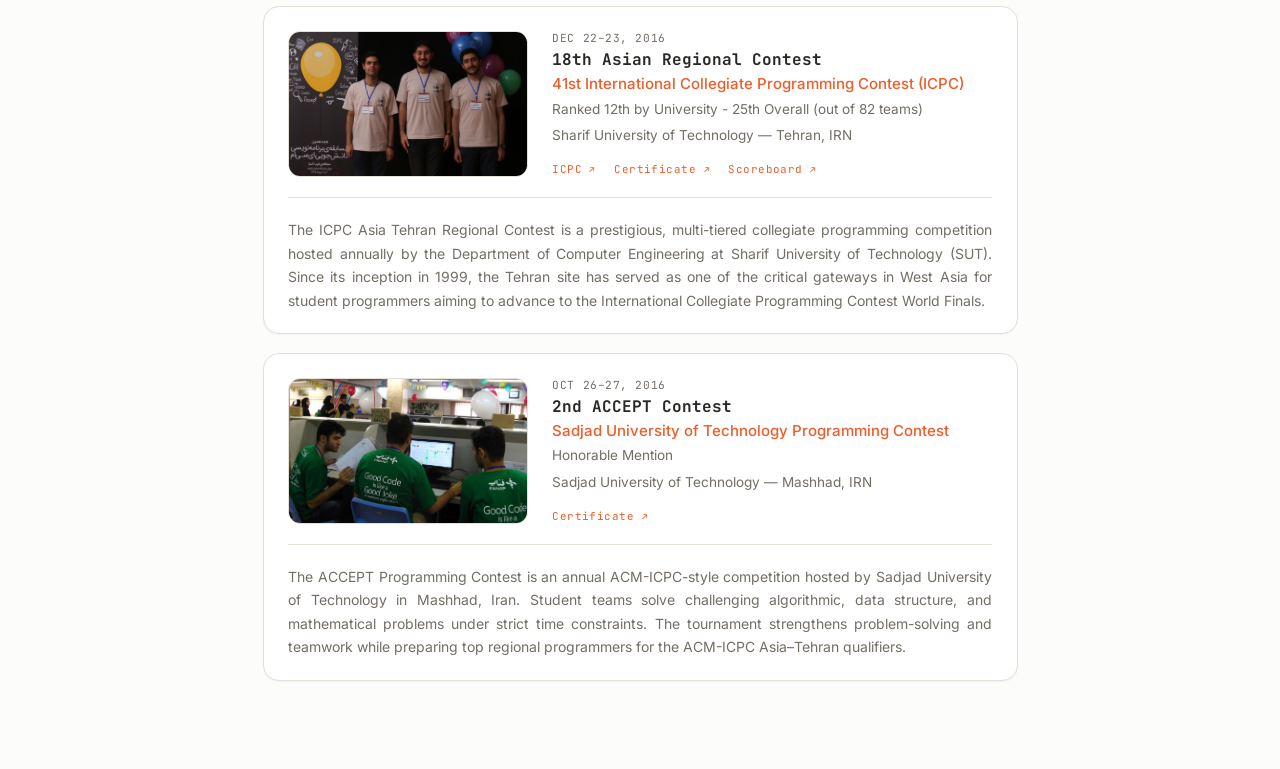
<file: activities.html>
<!DOCTYPE html>
<html lang="en">
<head>
    <meta charset="UTF-8">
    <meta name="viewport" content="width=device-width, initial-scale=1.0">

    <!-- Google Analytics -->
    <script async src="https://www.googletagmanager.com/gtag/js?id=G-1FG36QGWSK"></script>
    <script>
      window.dataLayer = window.dataLayer || [];
      function gtag(){dataLayer.push(arguments);}
      gtag('js', new Date());
      gtag('config', 'G-1FG36QGWSK');
    </script>

    <title>Activities — Saman Khamesian</title>
    <meta name="description" content="Honors and awards, conferences, summer schools, competitions, talks, and volunteer service.">
    <link rel="canonical" href="https://samankhamesian.com/activities">
    <meta name="theme-color" content="#FCFCFB" id="themeColorMeta">

    <link rel="preconnect" href="https://fonts.googleapis.com">
    <link rel="preconnect" href="https://fonts.gstatic.com" crossorigin>
    <link href="https://fonts.googleapis.com/css2?family=JetBrains+Mono:wght@400;500;700&family=Inter:wght@400;500;600&display=swap" rel="stylesheet">
    <link rel="stylesheet" href="styles.css">

    <script src="theme.js"></script>
</head>
<body>
    <nav class="nav" id="nav" aria-label="Main">
        <button class="nav-burger" id="navBurger" type="button"
                aria-expanded="false" aria-controls="navLinks" aria-label="Menu">
            <svg class="bars" viewBox="0 0 24 24" fill="none" stroke="currentColor" stroke-width="2.1" stroke-linecap="round" aria-hidden="true"><path d="M4 7h16M4 12h16M4 17h16"/></svg>
            <svg class="x" viewBox="0 0 24 24" fill="none" stroke="currentColor" stroke-width="2.1" stroke-linecap="round" aria-hidden="true"><path d="M6 6l12 12M18 6L6 18"/></svg>
        </button>

        <a class="nav-home" href="/">Saman Khamesian</a>

        <div class="nav-links" id="navLinks">
            <a class="nav-link" href="/">About Me</a>
            <a class="nav-link" href="/experience">Experience</a>
            <a class="nav-link" href="/publications">Publications</a>
            <a class="nav-link" href="/projects">Projects</a>
            <a class="nav-link" href="/activities" aria-current="page">Activities</a>
            <a class="nav-link" href="/talks">Talks</a>
            <a class="nav-link" href="/awards">Awards</a>
            <!-- Personal tab: hidden until the page exists.
                 <a class="nav-link is-soon" href="#" aria-disabled="true">Personal</a> -->
        </div>

        <div class="nav-tools">
            <div class="theme-toggle">
                <button class="theme-btn" id="themeBtn" type="button" data-mode="system"
                        aria-haspopup="true" aria-expanded="false" aria-controls="themeMenu" title="Theme">
                    <svg data-mode="light" viewBox="0 0 24 24" fill="none" stroke="currentColor" stroke-width="1.9" stroke-linecap="round" stroke-linejoin="round" aria-hidden="true" focusable="false">
                        <circle cx="12" cy="12" r="4.1"/>
                        <path d="M12 2.6v2.2M12 19.2v2.2M4.2 12H2M22 12h-2.2M6.3 6.3 4.8 4.8M19.2 19.2l-1.5-1.5M17.7 6.3l1.5-1.5M4.8 19.2l1.5-1.5"/>
                    </svg>
                    <svg data-mode="dark" viewBox="0 0 24 24" fill="currentColor" aria-hidden="true" focusable="false">
                        <path d="M20.3 14.9A8.9 8.9 0 0 1 9.1 3.7a9 9 0 1 0 11.2 11.2z"/>
                    </svg>
                    <svg data-mode="system" viewBox="0 0 24 24" fill="none" stroke="currentColor" stroke-width="1.9" stroke-linecap="round" stroke-linejoin="round" aria-hidden="true" focusable="false">
                        <rect x="2.8" y="4.4" width="18.4" height="12.6" rx="2"/>
                        <path d="M8.8 21h6.4M12 17v4"/>
                    </svg>
                </button>

                <div class="theme-menu" id="themeMenu" role="menu" aria-label="Theme" hidden>
                    <button class="theme-item" type="button" role="menuitemradio" data-set="light" aria-checked="false">
                        <svg class="ti-icon" viewBox="0 0 24 24" fill="none" stroke="currentColor" stroke-width="1.9" stroke-linecap="round" stroke-linejoin="round" aria-hidden="true"><circle cx="12" cy="12" r="4.1"/><path d="M12 2.6v2.2M12 19.2v2.2M4.2 12H2M22 12h-2.2M6.3 6.3 4.8 4.8M19.2 19.2l-1.5-1.5M17.7 6.3l1.5-1.5M4.8 19.2l1.5-1.5"/></svg>
                        <span class="ti-label">Light</span>
                        <svg class="ti-check" viewBox="0 0 24 24" fill="none" stroke="currentColor" stroke-width="2.8" stroke-linecap="round" stroke-linejoin="round" aria-hidden="true"><path d="m5 12.5 4.5 4.5L19 7"/></svg>
                    </button>
                    <button class="theme-item" type="button" role="menuitemradio" data-set="dark" aria-checked="false">
                        <svg class="ti-icon" viewBox="0 0 24 24" fill="currentColor" aria-hidden="true"><path d="M20.3 14.9A8.9 8.9 0 0 1 9.1 3.7a9 9 0 1 0 11.2 11.2z"/></svg>
                        <span class="ti-label">Dark</span>
                        <svg class="ti-check" viewBox="0 0 24 24" fill="none" stroke="currentColor" stroke-width="2.8" stroke-linecap="round" stroke-linejoin="round" aria-hidden="true"><path d="m5 12.5 4.5 4.5L19 7"/></svg>
                    </button>
                    <button class="theme-item" type="button" role="menuitemradio" data-set="system" aria-checked="false">
                        <svg class="ti-icon" viewBox="0 0 24 24" fill="none" stroke="currentColor" stroke-width="1.9" stroke-linecap="round" stroke-linejoin="round" aria-hidden="true"><rect x="2.8" y="4.4" width="18.4" height="12.6" rx="2"/><path d="M8.8 21h6.4M12 17v4"/></svg>
                        <span class="ti-label">System</span>
                        <svg class="ti-check" viewBox="0 0 24 24" fill="none" stroke="currentColor" stroke-width="2.8" stroke-linecap="round" stroke-linejoin="round" aria-hidden="true"><path d="m5 12.5 4.5 4.5L19 7"/></svg>
                    </button>
                </div>
            </div>
        </div>
    </nav>

 <!-- ============================================================
         CONFERENCES
         ============================================================ -->
    <section class="edu" id="conferences">
        <div class="edu-head">
            <div class="edu-logo">
                <!-- screen and audience -->
                <svg viewBox="0 0 320 320" xmlns="http://www.w3.org/2000/svg" role="img" aria-label="Conferences">
                    <rect width="320" height="320" rx="18" fill="#BFD1C9"/>
                    <rect x="38" y="76" width="146" height="158" fill="#FAF9F6" transform="rotate(-4 111 155)"/>
                    <rect x="112" y="62" width="150" height="164" fill="#FAF9F6" transform="rotate(3 187 144)"/>
                    <g fill="none" stroke="#141413" stroke-width="8" stroke-linecap="round" stroke-linejoin="round">
                        <path d="M52 92 C 48 146 49 200 54 246 C 100 252 148 251 186 246"/>
                        <path d="M96 146 C 96 128 96 114 96 104"/>
                        <path d="M134 146 C 134 122 134 104 134 94"/>
                        <path d="M172 146 C 172 132 172 120 172 112"/>
                        <path d="M210 146 C 210 118 210 98 210 86"/>
                    </g>
                    <g fill="none" stroke="#141413" stroke-width="11" stroke-linecap="round" stroke-linejoin="round">
                        <path d="M50 56 C 46 96 47 134 52 168 C 122 178 200 178 268 168 C 273 134 274 96 270 56 C 200 46 120 46 50 56 Z"/>
                        <path d="M160 168 C 160 184 160 196 159 206"/>
                        <path d="M64 268 C 64 246 78 234 94 234 C 110 234 124 246 124 268"/>
                        <path d="M196 268 C 196 246 210 234 226 234 C 242 234 256 246 256 268"/>
                    </g>
                    <g fill="#141413">
                        <circle cx="94" cy="214" r="17"/>
                        <circle cx="226" cy="214" r="17"/>
                    </g>
                </svg>
            </div>
            <h2>Conferences</h2>
        </div>

        <ol class="ac-list">

            <li class="ac-card">
                <div class="ac-row">
                    <div class="ac-pic">
                        <img class="ac-shot" src="images/bsn-2025.jpeg" alt="IEEE BSN 2025 conference banner — Los Angeles, CA" loading="lazy", style="--pic-y: 100%">
                    </div>

                    <div class="ac-head">
                        <div class="ac-when">NOV 3&ndash;5, 2025</div>
                        <div class="ac-t">IEEE-EMBS BSN 2025</div>
                        <div class="ac-org">International Conference on Body Sensor Networks (BSN)</div>
                        <div class="ac-meta">UCLA Meyer and Renee Luskin Conference Center &mdash; Los Angeles, CA, USA</div>
                    </div>

                    <div class="ac-links">
                        <a class="ac-link" href="https://bsn.embs.org/2025/" target="_blank" rel="noopener">Conference <span class="arw" aria-hidden="true">&#8599;</span></a>
                        <a class="ac-link" href="files/bsn-2025-slides.pdf" target="_blank" rel="noopener">Slides <span class="arw" aria-hidden="true">&#8599;</span></a>
                        <a class="ac-link" href="https://ieeexplore.ieee.org/document/11337496" target="_blank" rel="noopener">Paper <span class="arw" aria-hidden="true">&#8599;</span></a>
                    </div>

                    <div class="ac-body">
                        <p class="ac-desc">Digital health technologies are becoming increasingly pervasive. These tools increase opportunities to measure physiology and behavior in the wild (i.e., outside the laboratory). Evolving sensing technologies and data analytic solutions could transform sensor data into clinically actionable information. The IEEE-EMBS International Conference on Body Sensor Networks – <strong>Computational Medicine: Expanding Health through Sensing and AI (BSN 2025)</strong> will address digital health research and offer participants a unique forum to discuss the key issues and innovative solutions for sensor and systems development, data analytics and modeling, data management and interpretation, and communications.</p>
                    </div>
                </div>
            </li>

            <li class="ac-card">
                <div class="ac-row is-portrait">
                    <div class="ac-pic" style="--pic-ar: 4 / 5">
                        <img class="ac-shot" src="images/bhi-2025.jpeg" alt="At the IEEE-EMBS BHI 2025 conference in Atlanta" loading="lazy">
                    </div>

                    <div class="ac-head">
                        <div class="ac-when">OCT 26&ndash;29, 2025</div>
                        <div class="ac-t">IEEE-EMBS BHI 2025</div>
                        <div class="ac-org">International Conference on Biomedical and Health Informatics (BHI)</div>
                        <div class="ac-meta">Georgia Institute of Technology &mdash; Atlanta, GA, USA</div>
                    </div>

                    <div class="ac-links">
                        <a class="ac-link" href="https://bhi.embs.org/2025/" target="_blank" rel="noopener">Conference <span class="arw" aria-hidden="true">&#8599;</span></a>
                        <a class="ac-link" href="files/bhi-2025-poster.pdf" target="_blank" rel="noopener">Poster <span class="arw" aria-hidden="true">&#8599;</span></a>
                        <a class="ac-link" href="files/bhi-2025-abstract.pdf" target="_blank" rel="noopener">Abstract <span class="arw" aria-hidden="true">&#8599;</span></a>
                    </div>

                    <div class="ac-body">
                        <p class="ac-desc">The IEEE-EMBS International Conference on Biomedical and Health Informatics (BHI), sponsored by the IEEE Engineering in Medicine and Biology Society, is EMBS's primary technical conference on informatics and computing in healthcare and life sciences. It provides a forum for basic and translational research on big data analytics and machine learning addressing the acquisition, transmission, processing, security, visualization, and interpretation of large volumes of multi-modal biomedical data, alongside related social, behavioral, environmental, and geographical data, and for informatics solutions integrating artificial intelligence, mHealth, e-Health, human-computer interfaces, telemedicine, bioinformatics, sensors, imaging, and public health monitoring toward patient-centric, outcome-driven care.</p>
                    </div>
                </div>
            </li>

            <li class="ac-card">
                <div class="ac-row is-portrait">
                    <div class="ac-pic" style="--pic-ar: 4 / 5">
                        <img class="ac-shot" src="images/bsn-2024.jpeg" alt="At the IEEE-EMBS BSN 2024 conference in Chicago" loading="lazy">
                    </div>

                    <div class="ac-head">
                        <div class="ac-when">OCT 15&ndash;17, 2024</div>
                        <div class="ac-t">IEEE-EMBS BSN 2024</div>
                        <div class="ac-org">International Conference on Body Sensor Networks (BSN)</div>
                        <div class="ac-meta">DoubleTree by Hilton Chicago &mdash; Chicago, IL, USA</div>
                    </div>

                    <div class="ac-links">
                        <a class="ac-link" href="https://bsn.embs.org/2024/" target="_blank" rel="noopener">Conference <span class="arw" aria-hidden="true">&#8599;</span></a>
                        <a class="ac-link" href="files/bsn-2024-poster.pdf" target="_blank" rel="noopener">Poster <span class="arw" aria-hidden="true">&#8599;</span></a>
                        <a class="ac-link" href="files/bsn-2024-abstract.pdf" target="_blank" rel="noopener">Abstract <span class="arw" aria-hidden="true">&#8599;</span></a>
                    </div>

                    <div class="ac-body">
                        <p class="ac-desc">Digital health technologies are becoming increasingly pervasive. These tools increase opportunities to measure physiology and behavior in the wild (i.e., outside the laboratory). Evolving sensing technologies and data analytic solutions could transform sensor data into clinically actionable information. The IEEE-EMBS International Conference on Body Sensor Networks &mdash; <strong>NextGen Health: Sensor Innovation, AI, and Social Responsibility (BSN 2024) </strong> digital health research and offered participants a unique forum to discuss the key issues and innovative solutions for sensor and systems development, data analytics and modeling, data management and interpretation, and communications.</p>
                    </div>
                </div>
            </li>

            <!-- entry template — landscape photo (height comes from
                 the text; --pic-y picks which band survives the crop):
            <li class="ac-card">
                <div class="ac-row">
                    <div class="ac-pic">
                        <img class="ac-shot" src="images/FILE.jpg" alt="ALT TEXT" loading="lazy" style="--pic-y: 50%">
                    </div>
                    <div class="ac-head">
                        <div class="ac-when">MON YEAR</div>
                        <div class="ac-t">Conference name</div>
                        <div class="ac-org">Organiser or society</div>
                        <div class="ac-meta">Venue &mdash; City, Country</div>
                    </div>
                    <div class="ac-links">
                        <a class="ac-link" href="#" target="_blank" rel="noopener">Conference <span class="arw" aria-hidden="true">&#8599;</span></a>
                    </div>
                    <div class="ac-body">
                        <p class="ac-desc">Description.</p>
                    </div>
                </div>
            </li>

            entry template — portrait photo (set --pic-ar to the
            file's own ratio and nothing is cropped):
            <li class="ac-card">
                <div class="ac-row is-portrait">
                    <div class="ac-pic" style="--pic-ar: 4 / 5">
                        <img class="ac-shot" src="images/FILE.jpg" alt="ALT TEXT" loading="lazy">
                    </div>
                    <div class="ac-head">
                        <div class="ac-when">MON YEAR</div>
                        <div class="ac-t">Conference name</div>
                        <div class="ac-org">Organiser or society</div>
                        <div class="ac-meta">Venue &mdash; City, Country</div>
                    </div>
                    <div class="ac-links">
                        <a class="ac-link" href="#" target="_blank" rel="noopener">Conference <span class="arw" aria-hidden="true">&#8599;</span></a>
                    </div>
                    <div class="ac-body">
                        <p class="ac-desc">Description.</p>
                    </div>
                </div>
            </li>

            entry template — no photo:
            <li class="ac-card">
                <div class="ac-row no-photo">
                    <div class="ac-head">
                        <div class="ac-when">MON YEAR</div>
                        <div class="ac-t">Conference name</div>
                        <div class="ac-org">Organiser or society</div>
                        <div class="ac-meta">Venue &mdash; City, Country</div>
                    </div>
                    <div class="ac-links">
                        <a class="ac-link" href="#" target="_blank" rel="noopener">Conference <span class="arw" aria-hidden="true">&#8599;</span></a>
                    </div>
                    <div class="ac-body">
                        <p class="ac-desc">Description.</p>
                    </div>
                </div>
            </li>
            -->
        </ol>
    </section>

    <!-- ============================================================
     WORKSHOPS
     ============================================================ -->
    <section class="edu" id="workshops">
        <div class="edu-head">
            <div class="edu-logo">
                <!-- flip chart / easel -->
                <svg viewBox="0 0 320 320" xmlns="http://www.w3.org/2000/svg" role="img" aria-label="Workshops">
                    <rect width="320" height="320" rx="18" fill="#BFD1C9"/>
                    <rect x="38" y="76" width="146" height="158" fill="#FAF9F6" transform="rotate(-4 111 155)"/>
                    <rect x="112" y="62" width="150" height="164" fill="#FAF9F6" transform="rotate(3 187 144)"/>
                    <g fill="none" stroke="#141413" stroke-width="8" stroke-linecap="round" stroke-linejoin="round">
                        <path d="M52 92 C 48 146 49 200 54 246 C 100 252 148 251 186 246"/>
                        <path d="M108 88 C 134 83 180 83 210 88"/>
                        <path d="M108 120 C 134 115 180 115 210 120"/>
                        <path d="M108 152 C 134 147 164 147 184 152"/>
                    </g>
                    <g fill="none" stroke="#141413" stroke-width="11" stroke-linecap="round" stroke-linejoin="round">
                        <path d="M76 46 C 130 42 190 42 244 46 C 248 92 248 134 244 178 C 190 182 130 182 76 178 C 72 134 72 92 76 46 Z"/>
                        <path d="M100 180 C 92 218 84 250 76 278"/>
                        <path d="M220 180 C 228 218 236 250 244 278"/>
                        <path d="M160 182 C 160 212 160 232 160 250"/>
                    </g>
                </svg>
            </div>
            <h2>Workshops</h2>
        </div>

        <ol class="ac-list">
            <li class="ac-card">
                <div class="ac-row">
                    <div class="ac-pic">
                        <img class="ac-shot" src="images/abrc-workshop-2025.jpg" alt="ABRC Workshop on AI/ML for Digital Health Interventions, ASU College of Health Solutions" loading="lazy" style="--pic-y: 100%">
                    </div>

                    <div class="ac-head">
                        <div class="ac-when">NOV 7, 2025</div>
                        <div class="ac-t">ABRC Workshop on AI/ML for Digital Health Interventions</div>
                        <div class="ac-org">ASU Precision Health Research Initiative</div>
                        <div class="ac-meta">College of Health Solutions &mdash; Phoenix, AZ, USA</div>
                    </div>

                    <div class="ac-links">
                        <a class="ac-link" href="files/abrc-2025-1-intro-ai.pdf" target="_blank" rel="noopener">Session #1 <span class="arw" aria-hidden="true">&#8599;</span></a>
                        <a class="ac-link" href="files/abrc-2025-2-rl-health.pdf" target="_blank" rel="noopener">Session #2 <span class="arw" aria-hidden="true">&#8599;</span></a>
                        <a class="ac-link" href="files/abrc-2025-3-rl-metabolic.pdf" target="_blank" rel="noopener">Session #3 <span class="arw" aria-hidden="true">&#8599;</span></a>
                    </div>

                    <div class="ac-body">
                        <p class="ac-desc">The third workshop in the 2025 <strong>Emerging Digital Methods to Enable Precision Health</strong> series, bringing together researchers around reinforcement learning for intervention design, counterfactual treatment generation, and formal verification of digital health interventions. Led three technical sessions as a PhD student: an introduction to AI and machine learning for digital health, reinforcement learning in health and its ethical, safety, and delayed-reward constraints, and a case study applying RL to <strong>Type 1 diabetes</strong> management, framing state, action, and reward function.</p>
                    </div>
                </div>
            </li>

            <!-- entry template:
            <li class="ac-card">
                <div class="ac-row">
                    <div class="ac-pic">
                        <img class="ac-shot" src="images/FILE.jpg" alt="ALT TEXT" loading="lazy">
                    </div>
                    <div class="ac-head">
                        <div class="ac-when">MON D, YYYY</div>
                        <div class="ac-t">WORKSHOP NAME</div>
                        <div class="ac-org">Host organization or series</div>
                        <div class="ac-meta">Venue &mdash; City, State, Country</div>
                    </div>
                    <div class="ac-links">
                        <a class="ac-link" href="#" target="_blank" rel="noopener">Workshop <span class="arw" aria-hidden="true">&#8599;</span></a>
                    </div>
                    <div class="ac-body">
                        <p class="ac-desc">Description.</p>
                    </div>
                </div>
            </li>
            -->
        </ol>
    </section>

    <!-- ============================================================
         SUMMER SCHOOLS
         ============================================================ -->
    <section class="edu" id="summer-schools">
        <div class="edu-head">
            <div class="edu-logo">
                <!-- backpack and sun -->
                <svg viewBox="0 0 320 320" xmlns="http://www.w3.org/2000/svg" role="img" aria-label="Summer Schools">
                    <rect width="320" height="320" rx="18" fill="#BFD1C9"/>
                    <rect x="38" y="76" width="146" height="158" fill="#FAF9F6" transform="rotate(-4 111 155)"/>
                    <rect x="112" y="62" width="150" height="164" fill="#FAF9F6" transform="rotate(3 187 144)"/>
                    <g fill="none" stroke="#141413" stroke-width="8" stroke-linecap="round" stroke-linejoin="round">
                        <path d="M52 92 C 48 146 49 200 54 246 C 100 252 148 251 186 246"/>
                        <path d="M248 30 L248 22"/>
                        <path d="M248 106 L248 114"/>
                        <path d="M210 68 L202 68"/>
                        <path d="M286 68 L294 68"/>
                        <path d="M221 41 L216 36"/>
                        <path d="M275 95 L280 102"/>
                        <path d="M275 41 L280 36"/>
                        <path d="M221 95 L216 102"/>
                        <path d="M102 204 C 100 222 100 236 102 246 C 128 252 160 252 186 246 C 188 236 188 222 186 204"/>
                    </g>
                    <g fill="none" stroke="#141413" stroke-width="11" stroke-linecap="round" stroke-linejoin="round">
                        <path d="M248 45 C 234 45 223 55 223 68 C 223 81 234 91 248 91 C 262 91 273 81 273 68 C 273 55 262 45 248 45 Z"/>
                        <path d="M66 130 C 60 172 60 214 66 250 C 112 260 176 260 222 250 C 228 214 228 172 222 130 C 176 120 112 120 66 130 Z"/>
                        <path d="M66 168 C 112 178 176 178 222 168"/>
                        <path d="M106 126 C 106 92 122 74 144 74 C 166 74 182 92 182 126"/>
                    </g>
                </svg>
            </div>
            <h2>Summer<span class="hsp"> </span>Schools</h2>
        </div>

        <ol class="ac-list">
            <li class="ac-card">
                <div class="ac-row">
                    <div class="ac-pic">
                        <img class="ac-shot" src="images/iaifi-2026.jpeg" alt="IAIFI Summer School 2026 group photo at UMass Boston" loading="lazy" style="--pic-y: 58%">
                    </div>

                    <div class="ac-head">
                        <div class="ac-when">AUG 3&ndash;7, 2026</div>
                        <div class="ac-t">IAIFI Summer School 2026</div>
                        <div class="ac-org">NSF Institute for Artificial Intelligence and Fundamental Interactions (IAIFI)</div>
                        <div class="ac-meta">University of Massachusetts Boston &mdash; Boston, MA, USA</div>
                    </div>

                    <div class="ac-links">
                        <a class="ac-link" href="https://iaifi.org/phd-summer-school.html" target="_blank" rel="noopener">Summer School Program <span class="arw" aria-hidden="true">&#8599;</span></a>
                        <a class="ac-link" href="https://iaifi.org/" target="_blank" rel="noopener">IAIFI <span class="arw" aria-hidden="true">&#8599;</span></a>
                        <a class="ac-link" href="https://github.com/SamanKhamesian/IAIFI-Summer-School-Program-2026" target="_blank" rel="noopener">Materials <span class="arw" aria-hidden="true">&#8599;</span></a>
                    </div>

                    <div class="ac-body">
                        <p class="ac-desc">The Institute for Artificial Intelligence and Fundamental Interactions (IAIFI) is enabling physics discoveries and advancing foundational AI through the development of novel AI approaches that incorporate first principles, best practices, and domain knowledge from fundamental physics. The Summer School included lectures and events illustrating interdisciplinary research at the intersection of AI and physics, hands-on code-based tutorials building on the lecture material, and a hackathon project.</p>
                    </div>
                </div>
            </li>
        </ol>
    </section>

    <!-- ============================================================
         COMPETITIONS
         ============================================================ -->
    <section class="edu" id="competitions">
        <div class="edu-head">
            <div class="edu-logo">
                <!-- balloons -->
                <svg viewBox="0 0 320 320" xmlns="http://www.w3.org/2000/svg" role="img" aria-label="Competitions">
                    <rect width="320" height="320" rx="18" fill="#BFD1C9"/>
                    <rect x="38" y="76" width="146" height="158" fill="#FAF9F6" transform="rotate(-4 111 155)"/>
                    <rect x="112" y="62" width="150" height="164" fill="#FAF9F6" transform="rotate(3 187 144)"/>
                    <g fill="none" stroke="#141413" stroke-width="8" stroke-linecap="round" stroke-linejoin="round">
                        <path d="M52 92 C 48 146 49 200 54 246 C 100 252 148 251 186 246"/>
                        <path d="M82 173 C 74 200 88 224 80 254"/>
                        <path d="M160 135 C 152 168 166 198 158 248"/>
                        <path d="M238 177 C 230 200 244 222 236 250"/>
                    </g>
                    <g fill="none" stroke="#141413" stroke-width="11" stroke-linecap="round" stroke-linejoin="round">
                        <path d="M82 70 C 36 72 32 132 61 158 C 72 173 92 173 103 158 C 132 132 128 72 82 70 Z"/>
                        <path d="M160 32 C 114 34 110 94 139 120 C 150 135 170 135 181 120 C 210 94 206 34 160 32 Z"/>
                        <path d="M238 74 C 192 76 188 136 217 162 C 228 177 248 177 259 162 C 288 136 284 76 238 74 Z"/>
                    </g>
                </svg>
            </div>
            <h2>Competitions</h2>
        </div>

        <ol class="ac-list">
            <li class="ac-card">
                <div class="ac-row">
                    <div class="ac-pic">
                        <img class="ac-shot" src="images/acm-2017.jpg" alt="University of Tehran Programming Contest" loading="lazy" style="--pic-y: 100%">
                    </div>

                    <div class="ac-head">
                        <div class="ac-when">NOV 23, 2017</div>
                        <div class="ac-t">15th Iran Internet Programming Contest</div>
                        <div class="ac-org">University of Tehran Programming Contest</div>
                        <div class="ac-meta">Ranked 14th by University - 38th Overall (out of 252 teams)</div>
                        <div class="ac-meta">University of Tehran &mdash; Tehran, IRN</div>
                    </div>

                    <div class="ac-links">
                        <a class="ac-link" href="https://icpc.ir/2017/internet-contest" target="_blank" rel="noopener">ICPC.IR <span class="arw" aria-hidden="true">&#8599;</span></a>
                        <a class="ac-link" href="files/acm-tehran-2017.pdf" target="_blank" rel="noopener">Certificate <span class="arw" aria-hidden="true">&#8599;</span></a>
                        <a class="ac-link" href="https://icpc.ir/2017/iipc/standing.htm" target="_blank" rel="noopener">Scoreboard <span class="arw" aria-hidden="true">&#8599;</span></a>
                    </div>

                    <div class="ac-body">
                        <p class="ac-desc">The Iran Internet Programming Contest is a prestigious nationwide competition modeled after ACM/ICPC standards. It brings together teams of talented student and professional programmers across Iran to solve complex algorithmic and mathematical problems under intense time constraints. Beyond the competition itself, the event serves as a premier training ground for regional qualifiers.</p>
                    </div>
                </div>
            </li>

            <li class="ac-card">
                <div class="ac-row">
                    <div class="ac-pic">
                        <img class="ac-shot" src="images/acm-2016.jpg" alt="41st ACM International Collegiate Programming Contest" loading="lazy" style="--pic-y: 0%">
                    </div>

                    <div class="ac-head">
                        <div class="ac-when">DEC 22&ndash;23, 2016</div>
                        <div class="ac-t">18th Asian Regional Contest</div>
                        <div class="ac-org">41st International Collegiate Programming Contest (ICPC)</div>
                        <div class="ac-meta">Ranked 12th by University - 25th Overall (out of 82 teams)</div>
                        <div class="ac-meta">Sharif University of Technology &mdash; Tehran, IRN</div>
                    </div>

                    <div class="ac-links">
                        <a class="ac-link" href="https://icpc.global/" target="_blank" rel="noopener">ICPC <span class="arw" aria-hidden="true">&#8599;</span></a>
                        <a class="ac-link" href="files/acm-asia-2016.pdf" target="_blank" rel="noopener">Certificate <span class="arw" aria-hidden="true">&#8599;</span></a>
                        <a class="ac-link" href="https://icpc.ir/2016/scoreboard/" target="_blank" rel="noopener">Scoreboard <span class="arw" aria-hidden="true">&#8599;</span></a>
                    </div>

                    <div class="ac-body">
                        <p class="ac-desc">The ICPC Asia Tehran Regional Contest is a prestigious, multi-tiered collegiate programming competition hosted annually by the Department of Computer Engineering at Sharif University of Technology (SUT). Since its inception in 1999, the Tehran site has served as one of the critical gateways in West Asia for student programmers aiming to advance to the International Collegiate Programming Contest World Finals.</p>
                    </div>
                </div>
            </li>

            <li class="ac-card">
                <div class="ac-row">
                    <div class="ac-pic">
                        <img class="ac-shot" src="images/acm-sadjad-2016.JPG" alt="Sadjad University of Technology Programming Contest" loading="lazy" style="--pic-y: 90%">
                    </div>

                    <div class="ac-head">
                        <div class="ac-when">OCT 26&ndash;27, 2016</div>
                        <div class="ac-t">2nd ACCEPT Contest</div>
                        <div class="ac-org">Sadjad University of Technology Programming Contest</div>
                        <div class="ac-meta">Honorable Mention</div>
                        <div class="ac-meta">Sadjad University of Technology &mdash; Mashhad, IRN</div>
                    </div>

                    <div class="ac-links">
                        <a class="ac-link" href="files/acm-sadjad-2016.pdf" target="_blank" rel="noopener">Certificate <span class="arw" aria-hidden="true">&#8599;</span></a>
                    </div>

                    <div class="ac-body">
                        <p class="ac-desc">The ACCEPT Programming Contest is an annual ACM-ICPC-style competition hosted by Sadjad University of Technology in Mashhad, Iran. Student teams solve challenging algorithmic, data structure, and mathematical problems under strict time constraints. The tournament strengthens problem-solving and teamwork while preparing top regional programmers for the ACM-ICPC Asia–Tehran qualifiers.</p>
                    </div>
                </div>
            </li>

        </ol>
    </section>

    <!-- ============================================================
         VOLUNTEERING
         ============================================================ -->
<!--    <section class="edu" id="volunteering">-->
<!--        <div class="edu-head">-->
<!--            <div class="edu-logo">-->
<!--                &lt;!&ndash; heart in an open hand &ndash;&gt;-->
<!--                <svg viewBox="0 0 320 320" xmlns="http://www.w3.org/2000/svg" role="img" aria-label="Volunteering">-->
<!--                    <rect width="320" height="320" rx="18" fill="#BFD1C9"/>-->
<!--                    <rect x="38" y="76" width="146" height="158" fill="#FAF9F6" transform="rotate(-4 111 155)"/>-->
<!--                    <rect x="112" y="62" width="150" height="164" fill="#FAF9F6" transform="rotate(3 187 144)"/>-->
<!--                    <g fill="none" stroke="#141413" stroke-width="8" stroke-linecap="round" stroke-linejoin="round">-->
<!--                        <path d="M52 92 C 48 146 49 200 54 246 C 100 252 148 251 186 246"/>-->
<!--                    </g>-->
<!--                    <g fill="none" stroke="#141413" stroke-width="11" stroke-linecap="round" stroke-linejoin="round">-->
<!--                        <path d="M160 78 C 147 54 114 49 96 70 C 76 93 88 128 114 151 C 129 164 148 177 160 185 C 172 177 191 164 206 151 C 232 128 244 93 224 70 C 206 49 173 54 160 78 Z"/>-->
<!--                        <path d="M40 200 C 62 196 86 194 108 196 C 148 210 196 210 236 196 C 250 192 260 188 268 182 C 258 202 234 218 204 226 C 190 234 178 240 166 244 C 144 242 124 236 108 230 C 96 236 84 244 72 250 C 60 236 48 218 40 200 Z"/>-->
<!--                        <path d="M186 230 C 204 210 232 204 250 216"/>-->
<!--                    </g>-->
<!--                </svg>-->
<!--            </div>-->
<!--            <h2>Volunteering</h2>-->
<!--        </div>-->

<!--        <ol class="tl">-->
<!--            &lt;!&ndash; entry template:-->
<!--            <li>-->
<!--                <span class="tl-dot"></span>-->
<!--                <div class="when">YEAR — YEAR</div>-->
<!--                <div class="deg">Reviewer</div>-->
<!--                <div class="sch">Journal or conference</div>-->
<!--                <div class="meta">Number of reviews, track, or note</div>-->
<!--            </li>-->
<!--            &ndash;&gt;-->
<!--        </ol>-->
<!--    </section>-->

    <script src="site.js"></script>
</body>
</html>
</file>
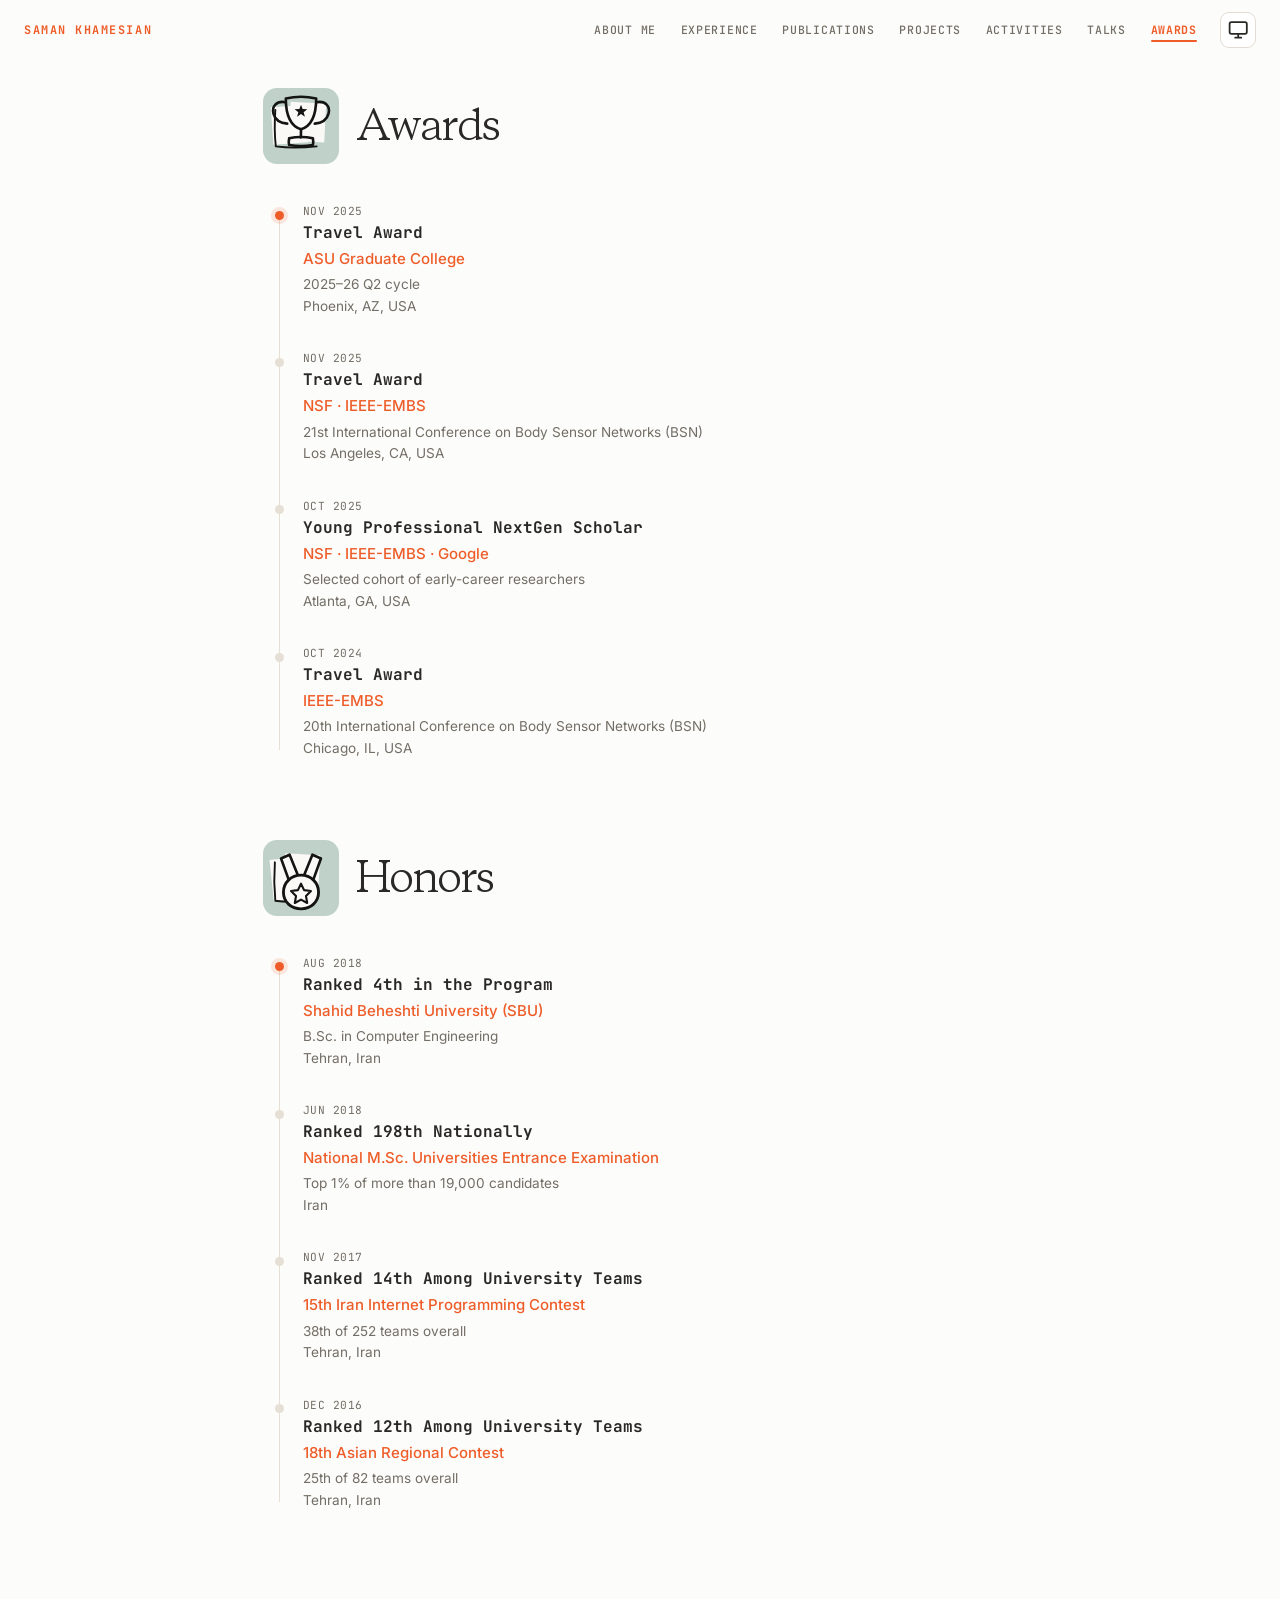
<file: awards.html>
<!DOCTYPE html>
<html lang="en">
<head>
    <meta charset="UTF-8">
    <meta name="viewport" content="width=device-width, initial-scale=1.0">

    <!-- Google Analytics -->
    <script async src="https://www.googletagmanager.com/gtag/js?id=G-1FG36QGWSK"></script>
    <script>
      window.dataLayer = window.dataLayer || [];
      function gtag(){dataLayer.push(arguments);}
      gtag('js', new Date());
      gtag('config', 'G-1FG36QGWSK');
    </script>

    <title>Awards — Saman Khamesian</title>
    <meta name="description" content="Awards, grants, and honors.">
    <link rel="canonical" href="https://samankhamesian.com/awards">
    <meta name="theme-color" content="#FCFCFB" id="themeColorMeta">

    <link rel="preconnect" href="https://fonts.googleapis.com">
    <link rel="preconnect" href="https://fonts.gstatic.com" crossorigin>
    <link href="https://fonts.googleapis.com/css2?family=JetBrains+Mono:wght@400;500;700&family=Inter:wght@400;500;600&display=swap" rel="stylesheet">
    <link rel="stylesheet" href="styles.css">

    <script src="theme.js"></script>
</head>
<body>
    <nav class="nav" id="nav" aria-label="Main">
        <button class="nav-burger" id="navBurger" type="button"
                aria-expanded="false" aria-controls="navLinks" aria-label="Menu">
            <svg class="bars" viewBox="0 0 24 24" fill="none" stroke="currentColor" stroke-width="2.1" stroke-linecap="round" aria-hidden="true"><path d="M4 7h16M4 12h16M4 17h16"/></svg>
            <svg class="x" viewBox="0 0 24 24" fill="none" stroke="currentColor" stroke-width="2.1" stroke-linecap="round" aria-hidden="true"><path d="M6 6l12 12M18 6L6 18"/></svg>
        </button>

        <a class="nav-home" href="/">Saman Khamesian</a>

        <div class="nav-links" id="navLinks">
            <a class="nav-link" href="/">About Me</a>
            <a class="nav-link" href="/experience">Experience</a>
            <a class="nav-link" href="/publications">Publications</a>
            <a class="nav-link" href="/projects">Projects</a>
            <a class="nav-link" href="/activities">Activities</a>
            <a class="nav-link" href="/talks">Talks</a>
            <a class="nav-link" href="/awards" aria-current="page">Awards</a>
            <!-- Personal tab: hidden until the page exists.
                 <a class="nav-link is-soon" href="#" aria-disabled="true">Personal</a> -->
        </div>

        <div class="nav-tools">
            <div class="theme-toggle">
                <button class="theme-btn" id="themeBtn" type="button" data-mode="system"
                        aria-haspopup="true" aria-expanded="false" aria-controls="themeMenu" title="Theme">
                    <svg data-mode="light" viewBox="0 0 24 24" fill="none" stroke="currentColor" stroke-width="1.9" stroke-linecap="round" stroke-linejoin="round" aria-hidden="true" focusable="false">
                        <circle cx="12" cy="12" r="4.1"/>
                        <path d="M12 2.6v2.2M12 19.2v2.2M4.2 12H2M22 12h-2.2M6.3 6.3 4.8 4.8M19.2 19.2l-1.5-1.5M17.7 6.3l1.5-1.5M4.8 19.2l1.5-1.5"/>
                    </svg>
                    <svg data-mode="dark" viewBox="0 0 24 24" fill="currentColor" aria-hidden="true" focusable="false">
                        <path d="M20.3 14.9A8.9 8.9 0 0 1 9.1 3.7a9 9 0 1 0 11.2 11.2z"/>
                    </svg>
                    <svg data-mode="system" viewBox="0 0 24 24" fill="none" stroke="currentColor" stroke-width="1.9" stroke-linecap="round" stroke-linejoin="round" aria-hidden="true" focusable="false">
                        <rect x="2.8" y="4.4" width="18.4" height="12.6" rx="2"/>
                        <path d="M8.8 21h6.4M12 17v4"/>
                    </svg>
                </button>

                <div class="theme-menu" id="themeMenu" role="menu" aria-label="Theme" hidden>
                    <button class="theme-item" type="button" role="menuitemradio" data-set="light" aria-checked="false">
                        <svg class="ti-icon" viewBox="0 0 24 24" fill="none" stroke="currentColor" stroke-width="1.9" stroke-linecap="round" stroke-linejoin="round" aria-hidden="true"><circle cx="12" cy="12" r="4.1"/><path d="M12 2.6v2.2M12 19.2v2.2M4.2 12H2M22 12h-2.2M6.3 6.3 4.8 4.8M19.2 19.2l-1.5-1.5M17.7 6.3l1.5-1.5M4.8 19.2l1.5-1.5"/></svg>
                        <span class="ti-label">Light</span>
                        <svg class="ti-check" viewBox="0 0 24 24" fill="none" stroke="currentColor" stroke-width="2.8" stroke-linecap="round" stroke-linejoin="round" aria-hidden="true"><path d="m5 12.5 4.5 4.5L19 7"/></svg>
                    </button>
                    <button class="theme-item" type="button" role="menuitemradio" data-set="dark" aria-checked="false">
                        <svg class="ti-icon" viewBox="0 0 24 24" fill="currentColor" aria-hidden="true"><path d="M20.3 14.9A8.9 8.9 0 0 1 9.1 3.7a9 9 0 1 0 11.2 11.2z"/></svg>
                        <span class="ti-label">Dark</span>
                        <svg class="ti-check" viewBox="0 0 24 24" fill="none" stroke="currentColor" stroke-width="2.8" stroke-linecap="round" stroke-linejoin="round" aria-hidden="true"><path d="m5 12.5 4.5 4.5L19 7"/></svg>
                    </button>
                    <button class="theme-item" type="button" role="menuitemradio" data-set="system" aria-checked="false">
                        <svg class="ti-icon" viewBox="0 0 24 24" fill="none" stroke="currentColor" stroke-width="1.9" stroke-linecap="round" stroke-linejoin="round" aria-hidden="true"><rect x="2.8" y="4.4" width="18.4" height="12.6" rx="2"/><path d="M8.8 21h6.4M12 17v4"/></svg>
                        <span class="ti-label">System</span>
                        <svg class="ti-check" viewBox="0 0 24 24" fill="none" stroke="currentColor" stroke-width="2.8" stroke-linecap="round" stroke-linejoin="round" aria-hidden="true"><path d="m5 12.5 4.5 4.5L19 7"/></svg>
                    </button>
                </div>
            </div>
        </div>
    </nav>

    <!-- ============================================================
         AWARDS
         Grants and selections conferred on me. Newest first.

         entry template:
         <li>
             <span class="aw-dot"></span>
             <div class="aw-when">MON YEAR</div>
             <div class="aw-t">Award name</div>
             <div class="aw-org">Awarding body</div>
             <div class="aw-meta">
                 Qualifier &middot; scale or cohort<br>
                 City, Country
             </div>
         </li>
         ============================================================ -->
    <section class="edu" id="awards">
        <div class="edu-head">
            <div class="edu-logo">
                <!-- trophy -->
                <svg viewBox="0 0 320 320" xmlns="http://www.w3.org/2000/svg" role="img" aria-label="Awards">
                    <rect width="320" height="320" rx="18" fill="#BFD1C9"/>
                    <rect x="38" y="76" width="146" height="158" fill="#FAF9F6" transform="rotate(-4 111 155)"/>
                    <rect x="112" y="62" width="150" height="164" fill="#FAF9F6" transform="rotate(3 187 144)"/>
                    <g fill="none" stroke="#141413" stroke-width="8" stroke-linecap="round" stroke-linejoin="round">
                        <path d="M52 92 C 48 146 49 200 54 246 C 106 253 166 252 226 246"/>
                    </g>
                    <g fill="none" stroke="#141413" stroke-width="11" stroke-linecap="round" stroke-linejoin="round">
                        <path d="M96 44 C 96 112 116 160 160 174 C 204 160 224 112 224 44 C 180 34 140 34 96 44 Z"/>
                        <path d="M96 60 C 56 52 36 78 44 108 C 51 134 74 148 102 150"/>
                        <path d="M224 60 C 264 52 284 78 276 108 C 269 134 246 148 218 150"/>
                        <path d="M160 174 C 160 190 160 200 159 208"/>
                        <path d="M110 212 C 144 204 176 204 210 212 C 212 222 212 232 210 240 C 176 246 144 246 110 240 C 108 232 108 222 110 212 Z"/>
                    </g>
                    <g fill="#141413">
                        <path d="M160 70 L166.9 88.5 L186.6 89.4 L171.2 101.6 L176.5 120.7 L160 109.8 L143.5 120.7 L148.8 101.6 L133.4 89.4 L153.1 88.5 Z"/>
                    </g>
                </svg>
            </div>
            <h2>Awards</h2>
        </div>

        <ol class="aw-list">
            <li>
                <span class="aw-dot"></span>
                <div class="aw-when">NOV 2025</div>
                <div class="aw-t">Travel Award</div>
                <div class="aw-org">ASU Graduate College</div>
                <div class="aw-meta">
                    2025&ndash;26 Q2 cycle<br>
                    Phoenix, AZ, USA
                </div>
            </li>
            <li>
                <span class="aw-dot"></span>
                <div class="aw-when">NOV 2025</div>
                <div class="aw-t">Travel Award</div>
                <div class="aw-org">NSF &middot; IEEE-EMBS</div>
                <div class="aw-meta">
                    21st International Conference on Body Sensor Networks (BSN)<br>
                    Los Angeles, CA, USA
                </div>
            </li>
            <li>
                <span class="aw-dot"></span>
                <div class="aw-when">OCT 2025</div>
                <div class="aw-t">Young Professional NextGen Scholar</div>
                <div class="aw-org">NSF &middot; IEEE-EMBS &middot; Google</div>
                <div class="aw-meta">
                    Selected cohort of early-career researchers<br>
                    Atlanta, GA, USA
                </div>
            </li>
            <li>
                <span class="aw-dot"></span>
                <div class="aw-when">OCT 2024</div>
                <div class="aw-t">Travel Award</div>
                <div class="aw-org">IEEE-EMBS</div>
                <div class="aw-meta">
                    20th International Conference on Body Sensor Networks (BSN)<br>
                    Chicago, IL, USA
                </div>
            </li>
        </ol>
    </section>

    <!-- ============================================================
         HONORS
         Placements, rankings, and academic milestones. Newest first.
         ============================================================ -->
    <section class="edu" id="honors">
        <div class="edu-head">
            <div class="edu-logo">
                <!-- medal: ribbon straps drawn first, disc over their ends -->
                <svg viewBox="0 0 320 320" xmlns="http://www.w3.org/2000/svg" role="img" aria-label="Honors">
                    <rect width="320" height="320" rx="18" fill="#BFD1C9"/>
                    <rect x="36" y="76" width="142" height="174" fill="#FAF9F6" transform="rotate(-6 107 163)"/>
                    <rect x="88" y="60" width="148" height="184" fill="#FAF9F6" transform="rotate(3 162 152)"/>
                    <g fill="none" stroke="#141413" stroke-width="8" stroke-linecap="round" stroke-linejoin="round">
                        <path d="M50 94 C 46 150 47 206 52 256 C 94 262 136 261 170 255"/>
                    </g>
                    <g fill="#FAF9F6" stroke="#141413" stroke-width="11" stroke-linecap="round" stroke-linejoin="round">
                        <path d="M112 62 L 150 156 L 110 172 L 76 78 Z"/>
                        <path d="M208 62 L 170 156 L 210 172 L 244 78 Z"/>
                    </g>
                    <g fill="#FAF9F6" stroke="#141413" stroke-width="12" stroke-linecap="round" stroke-linejoin="round">
                        <path d="M160 148 C 202 148 234 180 234 220 C 234 260 202 290 160 290 C 118 290 86 260 86 220 C 86 180 118 148 160 148 Z"/>
                    </g>
                    <g fill="none" stroke="#141413" stroke-width="9" stroke-linecap="round" stroke-linejoin="round">
                        <path d="M160 184 L 173 211 L 202 215 L 181 236 L 186 265 L 160 251 L 134 265 L 139 236 L 118 215 L 147 211 Z"/>
                    </g>
                </svg>
            </div>
            <h2>Honors</h2>
        </div>

        <ol class="aw-list">
            <li>
                <span class="aw-dot"></span>
                <div class="aw-when">AUG 2018</div>
                <div class="aw-t">Ranked 4th in the Program</div>
                <div class="aw-org">Shahid Beheshti University (SBU)</div>
                <div class="aw-meta">
                    B.Sc. in Computer Engineering<br>
                    Tehran, Iran
                </div>
            </li>
            <li>
                <span class="aw-dot"></span>
                <div class="aw-when">JUN 2018</div>
                <div class="aw-t">Ranked 198th Nationally</div>
                <div class="aw-org">National M.Sc. Universities Entrance Examination</div>
                <div class="aw-meta">
                    Top 1% of more than 19,000 candidates<br>
                    Iran
                </div>
            </li>
            <li>
                <span class="aw-dot"></span>
                <div class="aw-when">NOV 2017</div>
                <div class="aw-t">Ranked 14th Among University Teams</div>
                <div class="aw-org">15th Iran Internet Programming Contest</div>
                <div class="aw-meta">
                    38th of 252 teams overall<br>
                    Tehran, Iran
                </div>
            </li>
            <li>
                <span class="aw-dot"></span>
                <div class="aw-when">DEC 2016</div>
                <div class="aw-t">Ranked 12th Among University Teams</div>
                <div class="aw-org">18th Asian Regional Contest</div>
                <div class="aw-meta">
                    25th of 82 teams overall<br>
                    Tehran, Iran
                </div>
            </li>
        </ol>
    </section>

    <script src="site.js"></script>
</body>
</html>
</file>
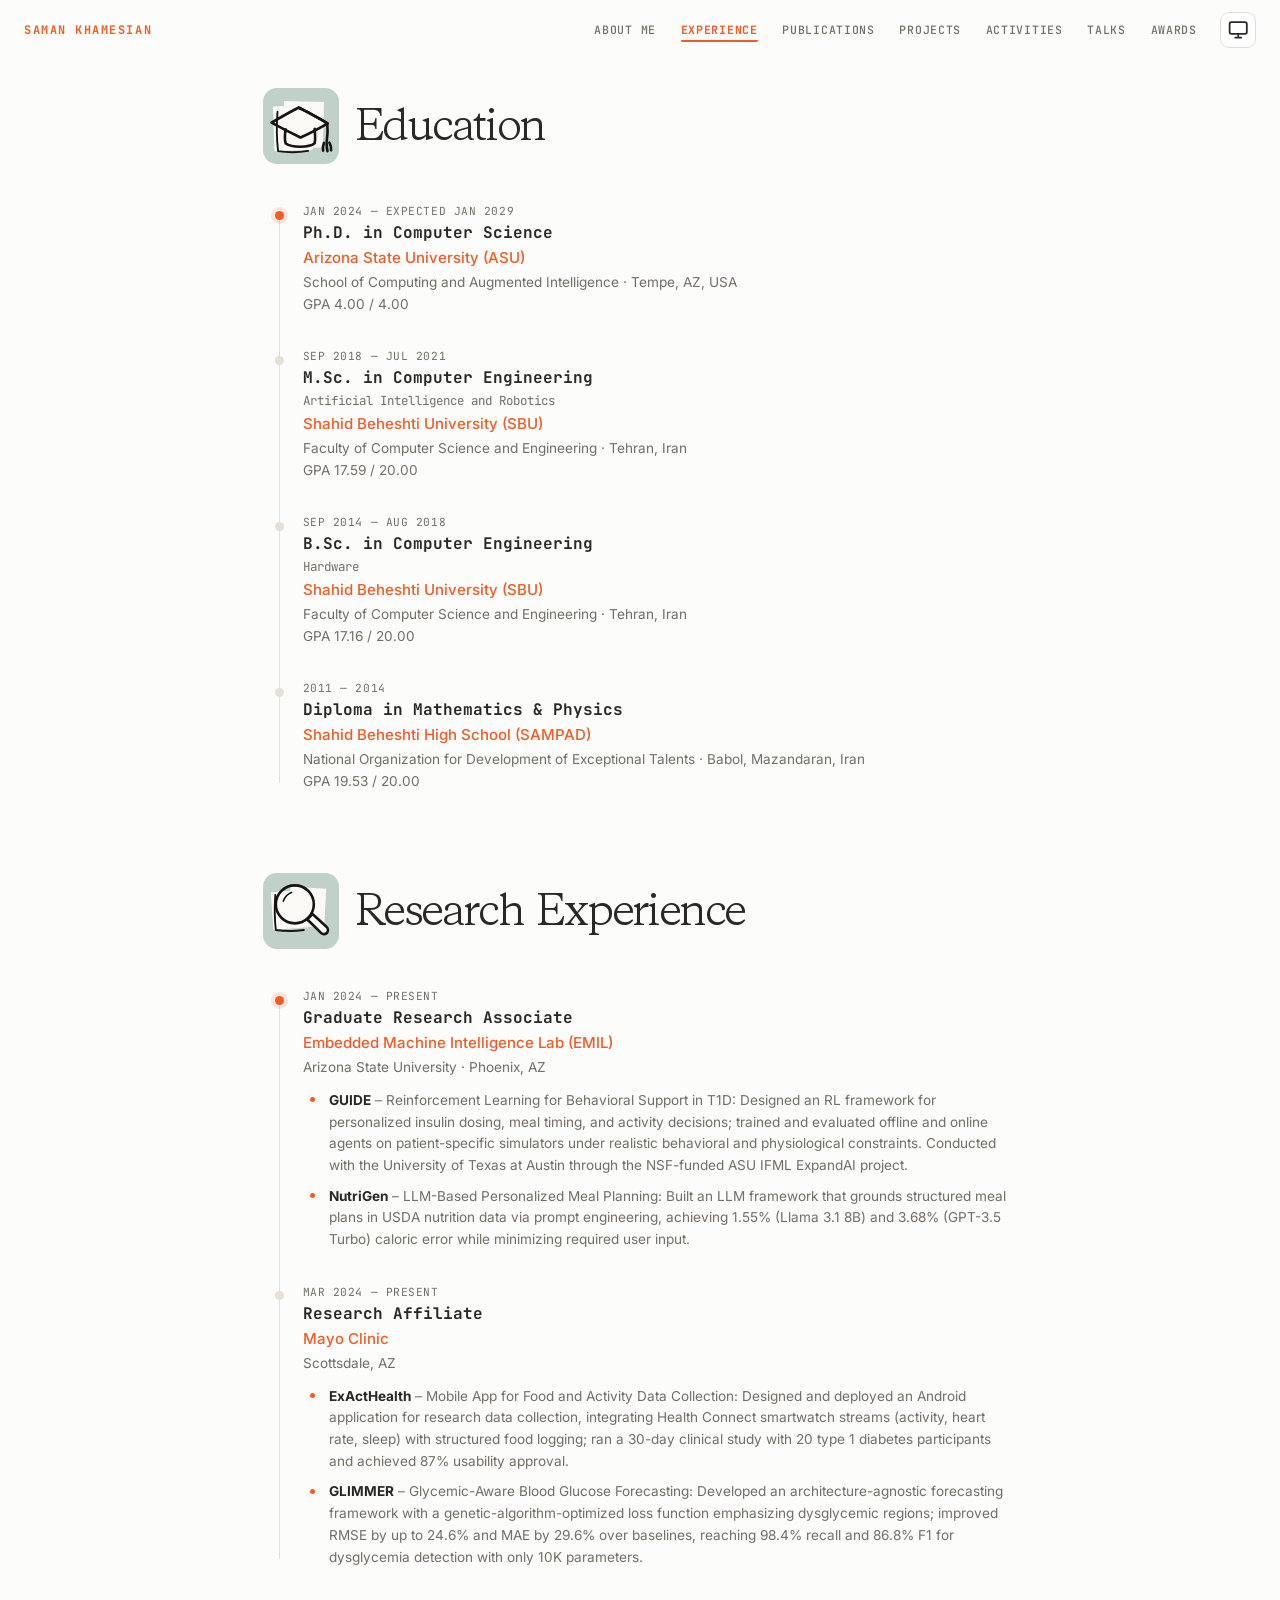
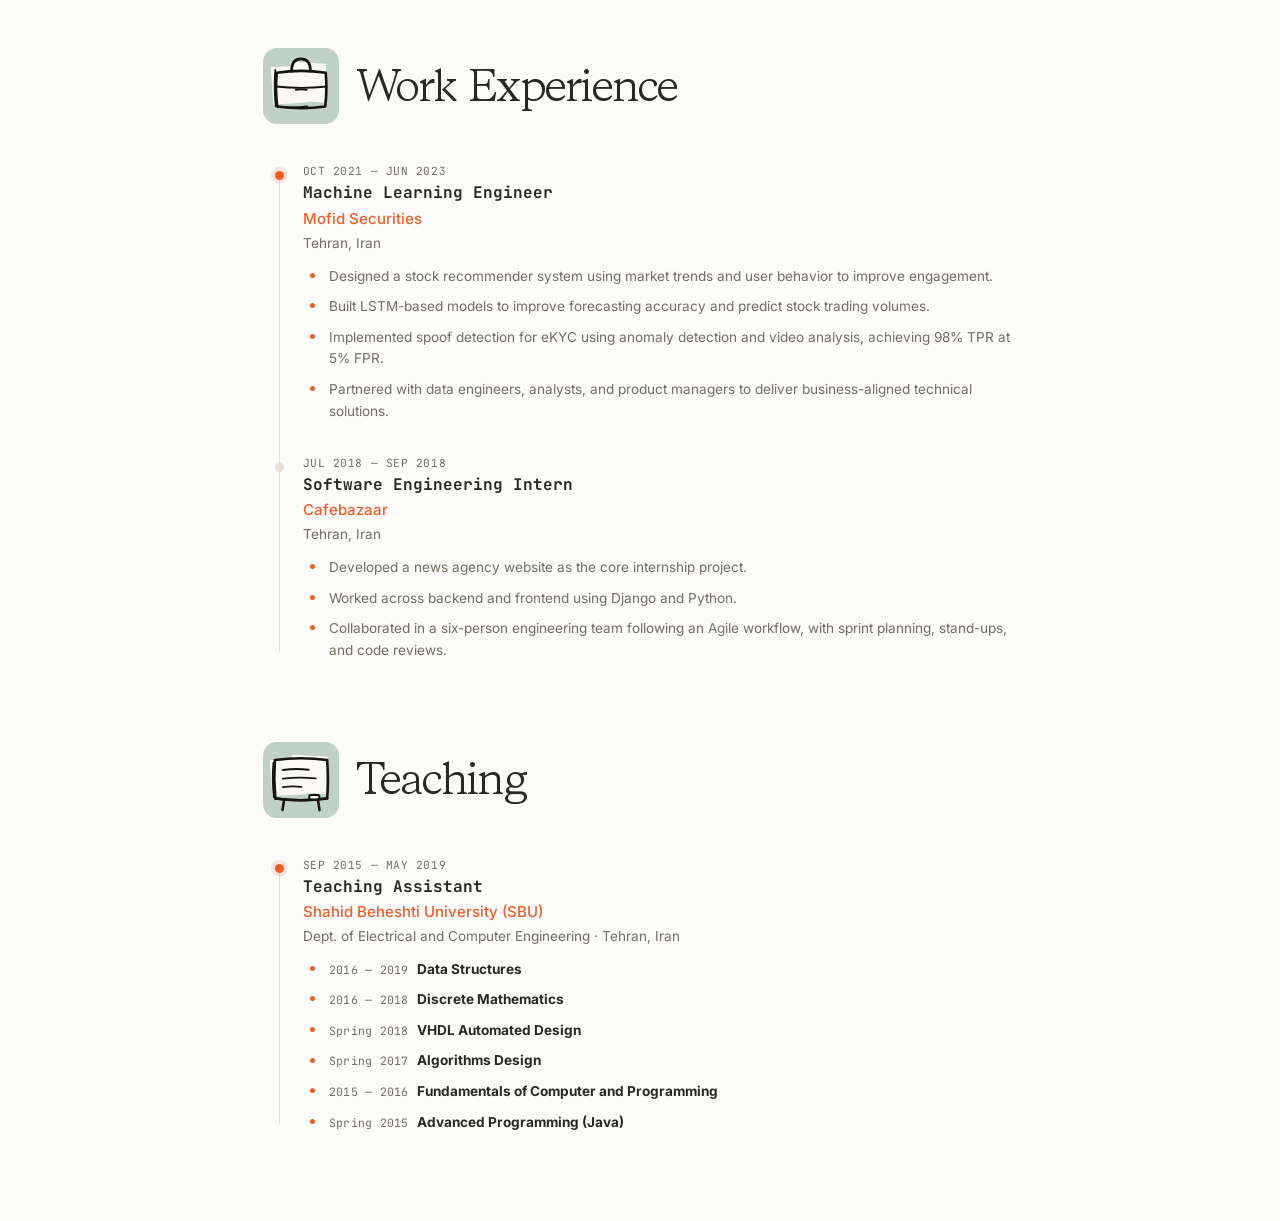
<file: experience.html>
<!DOCTYPE html>
<html lang="en">
<head>
    <meta charset="UTF-8">
    <meta name="viewport" content="width=device-width, initial-scale=1.0">

    <!-- Google Analytics -->
    <script async src="https://www.googletagmanager.com/gtag/js?id=G-1FG36QGWSK"></script>
    <script>
      window.dataLayer = window.dataLayer || [];
      function gtag(){dataLayer.push(arguments);}
      gtag('js', new Date());
      gtag('config', 'G-1FG36QGWSK');
    </script>

    <title>Experience — Saman Khamesian</title>
    <meta name="description" content="Education, research experience, industry work, and teaching.">
    <link rel="canonical" href="https://samankhamesian.com/experience">
    <meta name="theme-color" content="#FCFCFB" id="themeColorMeta">

    <link rel="preconnect" href="https://fonts.googleapis.com">
    <link rel="preconnect" href="https://fonts.gstatic.com" crossorigin>
    <link href="https://fonts.googleapis.com/css2?family=JetBrains+Mono:wght@400;500;700&family=Inter:wght@400;500;600&display=swap" rel="stylesheet">
    <link rel="stylesheet" href="styles.css">

    <script src="theme.js"></script>
</head>
<body>
    <nav class="nav" id="nav" aria-label="Main">
        <button class="nav-burger" id="navBurger" type="button"
                aria-expanded="false" aria-controls="navLinks" aria-label="Menu">
            <svg class="bars" viewBox="0 0 24 24" fill="none" stroke="currentColor" stroke-width="2.1" stroke-linecap="round" aria-hidden="true"><path d="M4 7h16M4 12h16M4 17h16"/></svg>
            <svg class="x" viewBox="0 0 24 24" fill="none" stroke="currentColor" stroke-width="2.1" stroke-linecap="round" aria-hidden="true"><path d="M6 6l12 12M18 6L6 18"/></svg>
        </button>

        <a class="nav-home" href="/">Saman Khamesian</a>

        <div class="nav-links" id="navLinks">
            <a class="nav-link" href="/">About Me</a>
            <a class="nav-link" href="/experience" aria-current="page">Experience</a>
            <a class="nav-link" href="/publications">Publications</a>
            <a class="nav-link" href="/projects">Projects</a>
            <a class="nav-link" href="/activities">Activities</a>
            <a class="nav-link" href="/talks">Talks</a>
            <a class="nav-link" href="/awards">Awards</a>
            <!-- Personal tab: hidden until the page exists.
                 <a class="nav-link is-soon" href="#" aria-disabled="true">Personal</a> -->
        </div>

        <div class="nav-tools">
            <div class="theme-toggle">
                <button class="theme-btn" id="themeBtn" type="button" data-mode="system"
                        aria-haspopup="true" aria-expanded="false" aria-controls="themeMenu" title="Theme">
                    <svg data-mode="light" viewBox="0 0 24 24" fill="none" stroke="currentColor" stroke-width="1.9" stroke-linecap="round" stroke-linejoin="round" aria-hidden="true" focusable="false">
                        <circle cx="12" cy="12" r="4.1"/>
                        <path d="M12 2.6v2.2M12 19.2v2.2M4.2 12H2M22 12h-2.2M6.3 6.3 4.8 4.8M19.2 19.2l-1.5-1.5M17.7 6.3l1.5-1.5M4.8 19.2l1.5-1.5"/>
                    </svg>
                    <svg data-mode="dark" viewBox="0 0 24 24" fill="currentColor" aria-hidden="true" focusable="false">
                        <path d="M20.3 14.9A8.9 8.9 0 0 1 9.1 3.7a9 9 0 1 0 11.2 11.2z"/>
                    </svg>
                    <svg data-mode="system" viewBox="0 0 24 24" fill="none" stroke="currentColor" stroke-width="1.9" stroke-linecap="round" stroke-linejoin="round" aria-hidden="true" focusable="false">
                        <rect x="2.8" y="4.4" width="18.4" height="12.6" rx="2"/>
                        <path d="M8.8 21h6.4M12 17v4"/>
                    </svg>
                </button>

                <div class="theme-menu" id="themeMenu" role="menu" aria-label="Theme" hidden>
                    <button class="theme-item" type="button" role="menuitemradio" data-set="light" aria-checked="false">
                        <svg class="ti-icon" viewBox="0 0 24 24" fill="none" stroke="currentColor" stroke-width="1.9" stroke-linecap="round" stroke-linejoin="round" aria-hidden="true"><circle cx="12" cy="12" r="4.1"/><path d="M12 2.6v2.2M12 19.2v2.2M4.2 12H2M22 12h-2.2M6.3 6.3 4.8 4.8M19.2 19.2l-1.5-1.5M17.7 6.3l1.5-1.5M4.8 19.2l1.5-1.5"/></svg>
                        <span class="ti-label">Light</span>
                        <svg class="ti-check" viewBox="0 0 24 24" fill="none" stroke="currentColor" stroke-width="2.8" stroke-linecap="round" stroke-linejoin="round" aria-hidden="true"><path d="m5 12.5 4.5 4.5L19 7"/></svg>
                    </button>
                    <button class="theme-item" type="button" role="menuitemradio" data-set="dark" aria-checked="false">
                        <svg class="ti-icon" viewBox="0 0 24 24" fill="currentColor" aria-hidden="true"><path d="M20.3 14.9A8.9 8.9 0 0 1 9.1 3.7a9 9 0 1 0 11.2 11.2z"/></svg>
                        <span class="ti-label">Dark</span>
                        <svg class="ti-check" viewBox="0 0 24 24" fill="none" stroke="currentColor" stroke-width="2.8" stroke-linecap="round" stroke-linejoin="round" aria-hidden="true"><path d="m5 12.5 4.5 4.5L19 7"/></svg>
                    </button>
                    <button class="theme-item" type="button" role="menuitemradio" data-set="system" aria-checked="false">
                        <svg class="ti-icon" viewBox="0 0 24 24" fill="none" stroke="currentColor" stroke-width="1.9" stroke-linecap="round" stroke-linejoin="round" aria-hidden="true"><rect x="2.8" y="4.4" width="18.4" height="12.6" rx="2"/><path d="M8.8 21h6.4M12 17v4"/></svg>
                        <span class="ti-label">System</span>
                        <svg class="ti-check" viewBox="0 0 24 24" fill="none" stroke="currentColor" stroke-width="2.8" stroke-linecap="round" stroke-linejoin="round" aria-hidden="true"><path d="m5 12.5 4.5 4.5L19 7"/></svg>
                    </button>
                </div>
            </div>
        </div>
    </nav>

    <!-- ============================================================
         EDUCATION
         ============================================================ -->
    <section class="edu" id="education">
        <div class="edu-head">
            <div class="edu-logo">
                <svg viewBox="0 0 320 320" xmlns="http://www.w3.org/2000/svg" role="img" aria-label="Education">
                    <rect width="320" height="320" rx="18" fill="#BFD1C9"/>
                    <!-- sheets, corner rule and cap scaled together about
                         the tile centre (1.15). Stroke widths are divided
                         by the same factor so the linework stays the same
                         weight as the other tiles. -->
                    <g transform="matrix(1.15 0 0 1.15 -24 -24)">
                        <rect x="60" y="86" width="140" height="164" fill="#FAF9F6" transform="rotate(-2 130 168)"/>
                        <rect x="96" y="70" width="146" height="168" fill="#FAF9F6" transform="rotate(1.5 169 154)"/>
                        <g fill="none" stroke="#141413" stroke-width="6.96" stroke-linecap="round" stroke-linejoin="round">
                            <path d="M74 108 C 70 158 71 208 76 252 C 114 258 152 257 186 251"/>
                        </g>
                        <g fill="none" stroke="#141413" stroke-width="9.57" stroke-linecap="round" stroke-linejoin="round">
                            <path d="M52 148 C 88 126 122 108 152 92 C 186 110 222 130 258 150 C 224 170 190 188 158 202 C 124 186 88 168 52 148 Z"/>
                            <path d="M104 172 C 100 194 100 212 104 224 C 126 240 190 240 210 223 C 213 210 212 192 210 170"/>
                            <path d="M152 94 C 190 110 226 132 256 150 C 259 176 257 200 254 218"/>
                            <path d="M244 222 C 240 232 239 242 241 250"/>
                            <path d="M254 224 C 254 234 255 244 257 252"/>
                            <path d="M264 221 C 269 230 271 240 270 249"/>
                        </g>
                    </g>
                </svg>
            </div>
            <h2>Education</h2>
        </div>

        <ol class="tl">
            <li>
                <span class="tl-dot"></span>
                <div class="when">JAN 2024 — EXPECTED JAN 2029</div>
                <div class="deg">Ph.D. in Computer Science</div>
                <div class="sch">Arizona State University (ASU)</div>
                <div class="meta">
                    School of Computing and Augmented Intelligence · Tempe, AZ, USA<br>
                    GPA 4.00 / 4.00
                </div>
            </li>

            <li>
                <span class="tl-dot"></span>
                <div class="when">SEP 2018 — JUL 2021</div>
                <div class="deg">M.Sc. in Computer Engineering</div>
                <div class="track">Artificial Intelligence and Robotics</div>
                <div class="sch">Shahid Beheshti University (SBU)</div>
                <div class="meta">
                    Faculty of Computer Science and Engineering · Tehran, Iran<br>
                    GPA 17.59 / 20.00
                </div>
            </li>

            <li>
                <span class="tl-dot"></span>
                <div class="when">SEP 2014 — AUG 2018</div>
                <div class="deg">B.Sc. in Computer Engineering</div>
                <div class="track">Hardware</div>
                <div class="sch">Shahid Beheshti University (SBU)</div>
                <div class="meta">
                    Faculty of Computer Science and Engineering · Tehran, Iran<br>
                    GPA 17.16 / 20.00
                </div>
            </li>

            <li>
                <span class="tl-dot"></span>
                <div class="when">2011 — 2014</div>
                <div class="deg">Diploma in Mathematics &amp; Physics</div>
                <div class="sch">Shahid Beheshti High School (SAMPAD)</div>
                <div class="meta">
                    National Organization for Development of Exceptional Talents · Babol, Mazandaran, Iran<br>
                    GPA 19.53 / 20.00
                </div>
            </li>
        </ol>
    </section>

    <!-- ============================================================
         RESEARCH EXPERIENCE
         ============================================================ -->
    <section class="edu" id="research">
        <div class="edu-head">
            <div class="edu-logo">
                <svg viewBox="0 0 320 320" xmlns="http://www.w3.org/2000/svg" role="img" aria-label="Research Experience">
                    <rect width="320" height="320" rx="18" fill="#BFD1C9"/>
                    <rect x="38" y="76" width="146" height="158" fill="#FAF9F6" transform="rotate(-4 111 155)"/>
                    <rect x="112" y="62" width="150" height="164" fill="#FAF9F6" transform="rotate(3 187 144)"/>
                    <g fill="none" stroke="#141413" stroke-width="8" stroke-linecap="round" stroke-linejoin="round">
                        <path d="M52 92 C 48 144 49 196 54 240 C 96 246 138 245 172 240"/>
                    </g>
                    <g fill="#FAF9F6" stroke="#141413" stroke-width="11" stroke-linecap="round" stroke-linejoin="round">
                        <path d="M186 196 C 202 210 224 232 244 252 C 252 260 264 259 270 251 C 276 243 274 232 266 225 C 246 207 224 187 208 173 Z"/>
                    </g>
                    <g fill="none" stroke="#141413" stroke-width="11" stroke-linecap="round" stroke-linejoin="round">
                        <path d="M134 52 C 178 52 214 88 214 132 C 214 176 178 212 134 212 C 90 212 54 176 54 132 C 54 88 90 52 134 52 Z"/>
                    </g>
                    <g fill="none" stroke="#141413" stroke-width="7" stroke-linecap="round" stroke-linejoin="round">
                        <path d="M86 118 C 92 100 104 88 120 82"/>
                    </g>
                </svg>
            </div>
            <h2>Research<span class="hsp"> </span>Experience</h2>
        </div>

        <ol class="tl">
            <li>
                <span class="tl-dot"></span>
                <div class="when">JAN 2024 — PRESENT</div>
                <div class="deg">Graduate Research Associate</div>
                <div class="sch">Embedded Machine Intelligence Lab (EMIL)</div>
                <div class="meta">Arizona State University · Phoenix, AZ</div>
                <ul class="pts">
                    <li><span class="pj">GUIDE</span> &ndash; Reinforcement Learning for Behavioral Support in T1D: Designed an RL framework for personalized insulin dosing, meal timing, and activity decisions; trained and evaluated offline and online agents on patient-specific simulators under realistic behavioral and physiological constraints. Conducted with the University of Texas at Austin through the NSF-funded ASU IFML ExpandAI project.</li>
                    <li><span class="pj">NutriGen</span> &ndash; LLM-Based Personalized Meal Planning: Built an LLM framework that grounds structured meal plans in USDA nutrition data via prompt engineering, achieving 1.55% (Llama 3.1 8B) and 3.68% (GPT-3.5 Turbo) caloric error while minimizing required user input.</li>
                </ul>
            </li>

            <li>
                <span class="tl-dot"></span>
                <div class="when">MAR 2024 — PRESENT</div>
                <div class="deg">Research Affiliate</div>
                <div class="sch">Mayo Clinic</div>
                <div class="meta">Scottsdale, AZ</div>
                <ul class="pts">
                    <li><span class="pj">ExActHealth</span> &ndash; Mobile App for Food and Activity Data Collection: Designed and deployed an Android application for research data collection, integrating Health Connect smartwatch streams (activity, heart rate, sleep) with structured food logging; ran a 30-day clinical study with 20 type 1 diabetes participants and achieved 87% usability approval.</li>
                    <li><span class="pj">GLIMMER</span> &ndash; Glycemic-Aware Blood Glucose Forecasting: Developed an architecture-agnostic forecasting framework with a genetic-algorithm-optimized loss function emphasizing dysglycemic regions; improved RMSE by up to 24.6% and MAE by 29.6% over baselines, reaching 98.4% recall and 86.8% F1 for dysglycemia detection with only 10K parameters.</li>
                </ul>
            </li>
        </ol>
    </section>

    <!-- ============================================================
         WORK EXPERIENCE
         ============================================================ -->
    <section class="edu" id="work">
        <div class="edu-head">
            <div class="edu-logo">
                <svg viewBox="0 0 320 320" xmlns="http://www.w3.org/2000/svg" role="img" aria-label="Work Experience">
                    <rect width="320" height="320" rx="18" fill="#BFD1C9"/>
                    <rect x="38" y="76" width="146" height="158" fill="#FAF9F6" transform="rotate(-4 111 155)"/>
                    <rect x="112" y="62" width="150" height="164" fill="#FAF9F6" transform="rotate(3 187 144)"/>
                    <g fill="none" stroke="#141413" stroke-width="8" stroke-linecap="round" stroke-linejoin="round">
                        <path d="M52 92 C 48 146 49 200 54 246 C 100 252 148 251 186 246"/>
                    </g>
                    <g fill="none" stroke="#141413" stroke-width="8" stroke-linecap="round" stroke-linejoin="round">
                        <path d="M54 162 C 126 170 196 170 268 162"/>
                        <path d="M138 176 C 152 174 170 174 184 176"/>
                    </g>
                    <g fill="none" stroke="#141413" stroke-width="11" stroke-linecap="round" stroke-linejoin="round">
                        <path d="M58 104 C 54 148 54 200 60 246 C 128 256 194 256 262 246 C 268 200 268 148 264 104 C 196 94 126 94 58 104 Z"/>
                        <path d="M120 98 C 120 64 134 46 160 46 C 186 46 200 64 200 98"/>
                    </g>
                </svg>
            </div>
            <h2>Work<span class="hsp"> </span>Experience</h2>
        </div>

        <ol class="tl">
            <li>
                <span class="tl-dot"></span>
                <div class="when">OCT 2021 — JUN 2023</div>
                <div class="deg">Machine Learning Engineer</div>
                <div class="sch">Mofid Securities</div>
                <div class="meta">Tehran, Iran</div>
                <ul class="pts">
                    <li>Designed a stock recommender system using market trends and user behavior to improve engagement.</li>
                    <li>Built LSTM-based models to improve forecasting accuracy and predict stock trading volumes.</li>
                    <li>Implemented spoof detection for eKYC using anomaly detection and video analysis, achieving 98% TPR at 5% FPR.</li>
                    <li>Partnered with data engineers, analysts, and product managers to deliver business-aligned technical solutions.</li>
                </ul>
            </li>

            <li>
                <span class="tl-dot"></span>
                <div class="when">JUL 2018 — SEP 2018</div>
                <div class="deg">Software Engineering Intern</div>
                <div class="sch">Cafebazaar</div>
                <div class="meta">Tehran, Iran</div>
                <ul class="pts">
                    <li>Developed a news agency website as the core internship project.</li>
                    <li>Worked across backend and frontend using Django and Python.</li>
                    <li>Collaborated in a six-person engineering team following an Agile workflow, with sprint planning, stand-ups, and code reviews.</li>
                </ul>
            </li>
        </ol>
    </section>

    <!-- ============================================================
         TEACHING
         ============================================================ -->
    <section class="edu" id="teaching">
        <div class="edu-head">
            <div class="edu-logo">
                <svg viewBox="0 0 320 320" xmlns="http://www.w3.org/2000/svg" role="img" aria-label="Teaching">
                    <rect width="320" height="320" rx="18" fill="#BFD1C9"/>
                    <rect x="34" y="72" width="146" height="152" fill="#FAF9F6" transform="rotate(-4 107 148)"/>
                    <rect x="118" y="58" width="150" height="158" fill="#FAF9F6" transform="rotate(3 193 137)"/>
                    <g fill="none" stroke="#141413" stroke-width="8" stroke-linecap="round" stroke-linejoin="round">
                        <path d="M44 88 C 40 138 41 188 46 232"/>
                    </g>
                    <g fill="none" stroke="#141413" stroke-width="11" stroke-linecap="round" stroke-linejoin="round">
                        <path d="M50 76 C 46 130 47 186 52 238 C 122 248 200 247 270 238 C 275 186 274 130 270 76 C 198 66 122 66 50 76 Z"/>
                    </g>
                    <g fill="none" stroke="#141413" stroke-width="8" stroke-linecap="round" stroke-linejoin="round">
                        <path d="M84 118 C 118 113 158 113 192 117"/>
                        <path d="M84 154 C 128 149 178 149 222 153"/>
                        <path d="M84 190 C 110 186 138 186 162 189"/>
                    </g>
                    <g fill="none" stroke="#141413" stroke-width="11" stroke-linecap="round" stroke-linejoin="round">
                        <path d="M52 238 C 122 248 200 247 270 238"/>
                        <path d="M88 248 C 86 262 84 274 82 286"/>
                        <path d="M232 248 C 234 262 236 274 238 286"/>
                    </g>
                    <g fill="#FAF9F6" stroke="#141413" stroke-width="9" stroke-linecap="round" stroke-linejoin="round">
                        <path d="M196 224 C 210 222 224 222 236 224 C 238 230 238 236 236 240 C 224 243 210 243 196 240 C 194 236 194 230 196 224 Z"/>
                    </g>
                </svg>
            </div>
            <h2>Teaching</h2>
        </div>

        <ol class="tl">
            <li>
                <span class="tl-dot"></span>
                <div class="when">SEP 2015 — MAY 2019</div>
                <div class="deg">Teaching Assistant</div>
                <div class="sch">Shahid Beheshti University (SBU)</div>
                <div class="meta">Dept. of Electrical and Computer Engineering · Tehran, Iran</div>
                <ul class="pts">
                    <li><span class="trm">2016 — 2019</span><span class="pj">Data Structures</span></li>
                    <li><span class="trm">2016 — 2018</span><span class="pj">Discrete Mathematics</span></li>
                    <li><span class="trm">Spring 2018</span><span class="pj">VHDL Automated Design</span></li>
                    <li><span class="trm">Spring 2017</span><span class="pj">Algorithms Design</span></li>
                    <li><span class="trm">2015 — 2016</span><span class="pj">Fundamentals of Computer and Programming</span></li>
                    <li><span class="trm">Spring 2015</span><span class="pj">Advanced Programming (Java)</span></li>
                </ul>
            </li>
        </ol>
    </section>

    <script src="site.js"></script>
</body>
</html>
</file>
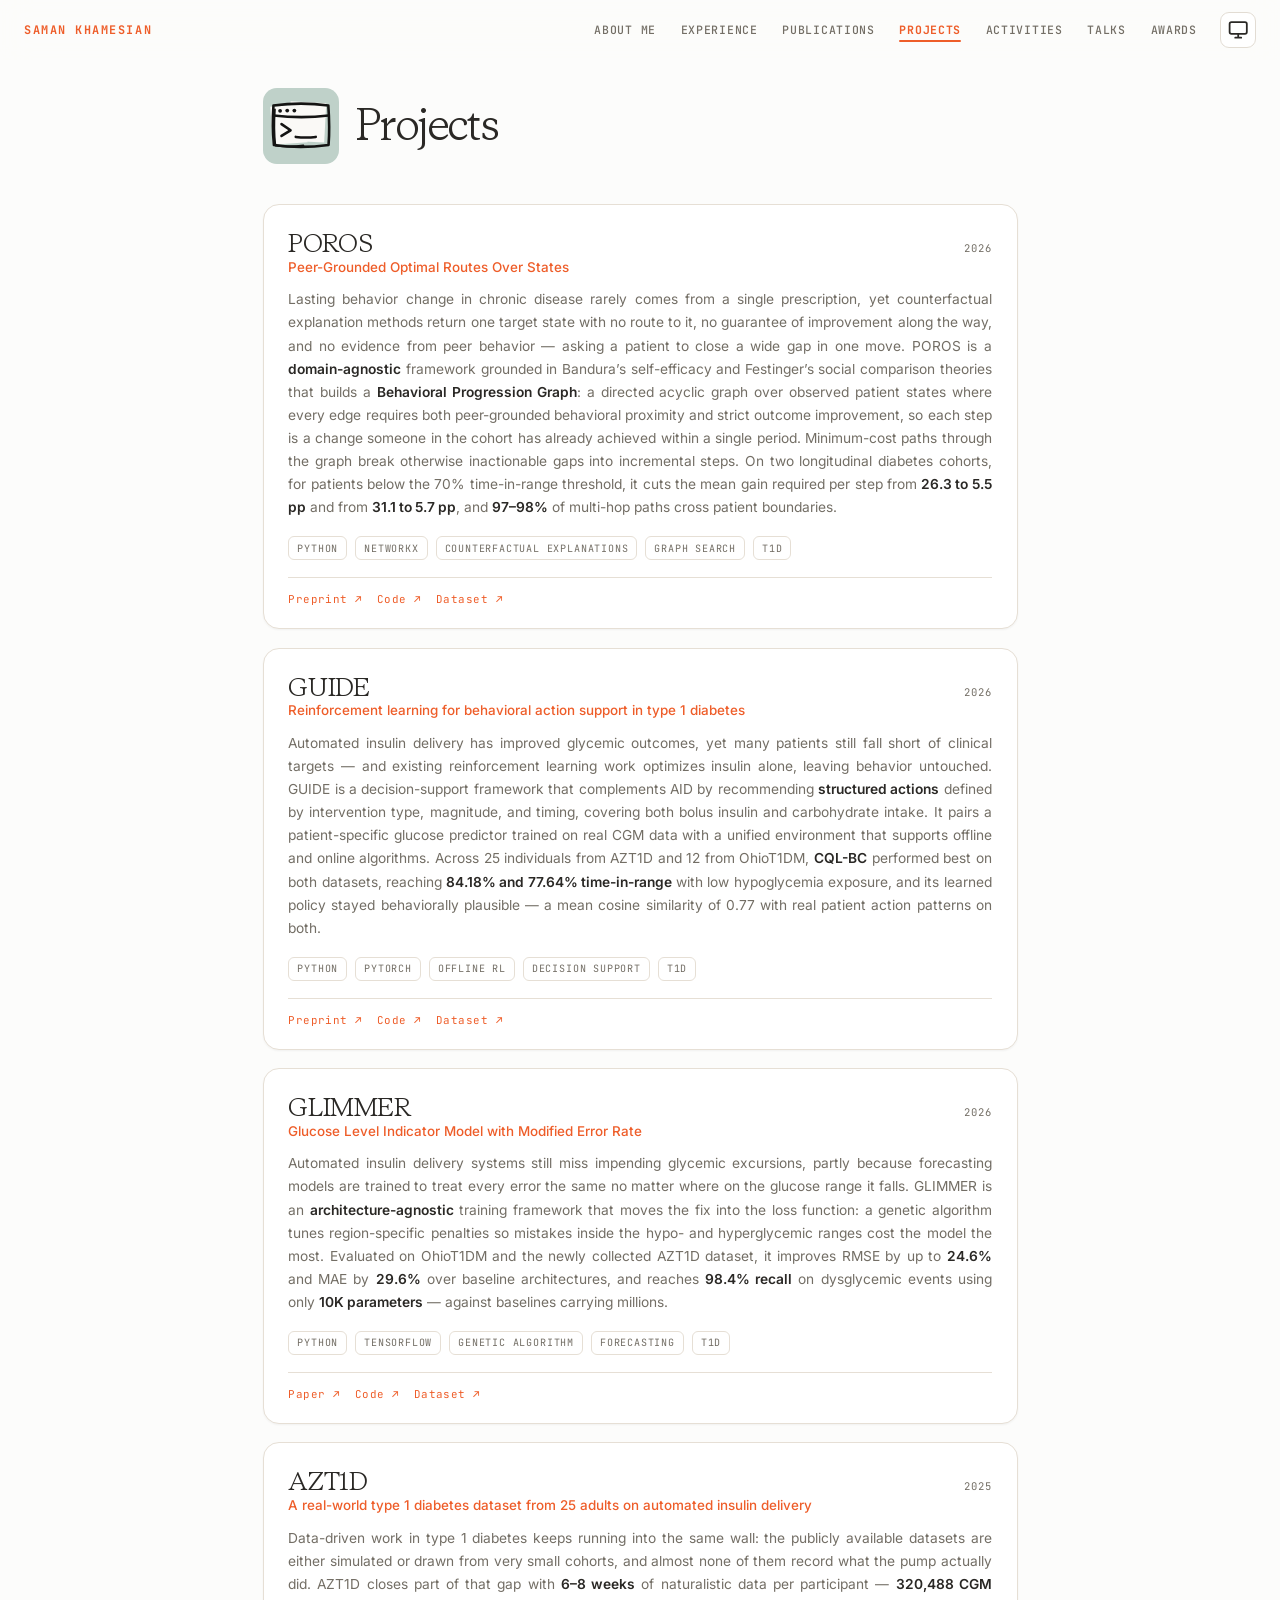
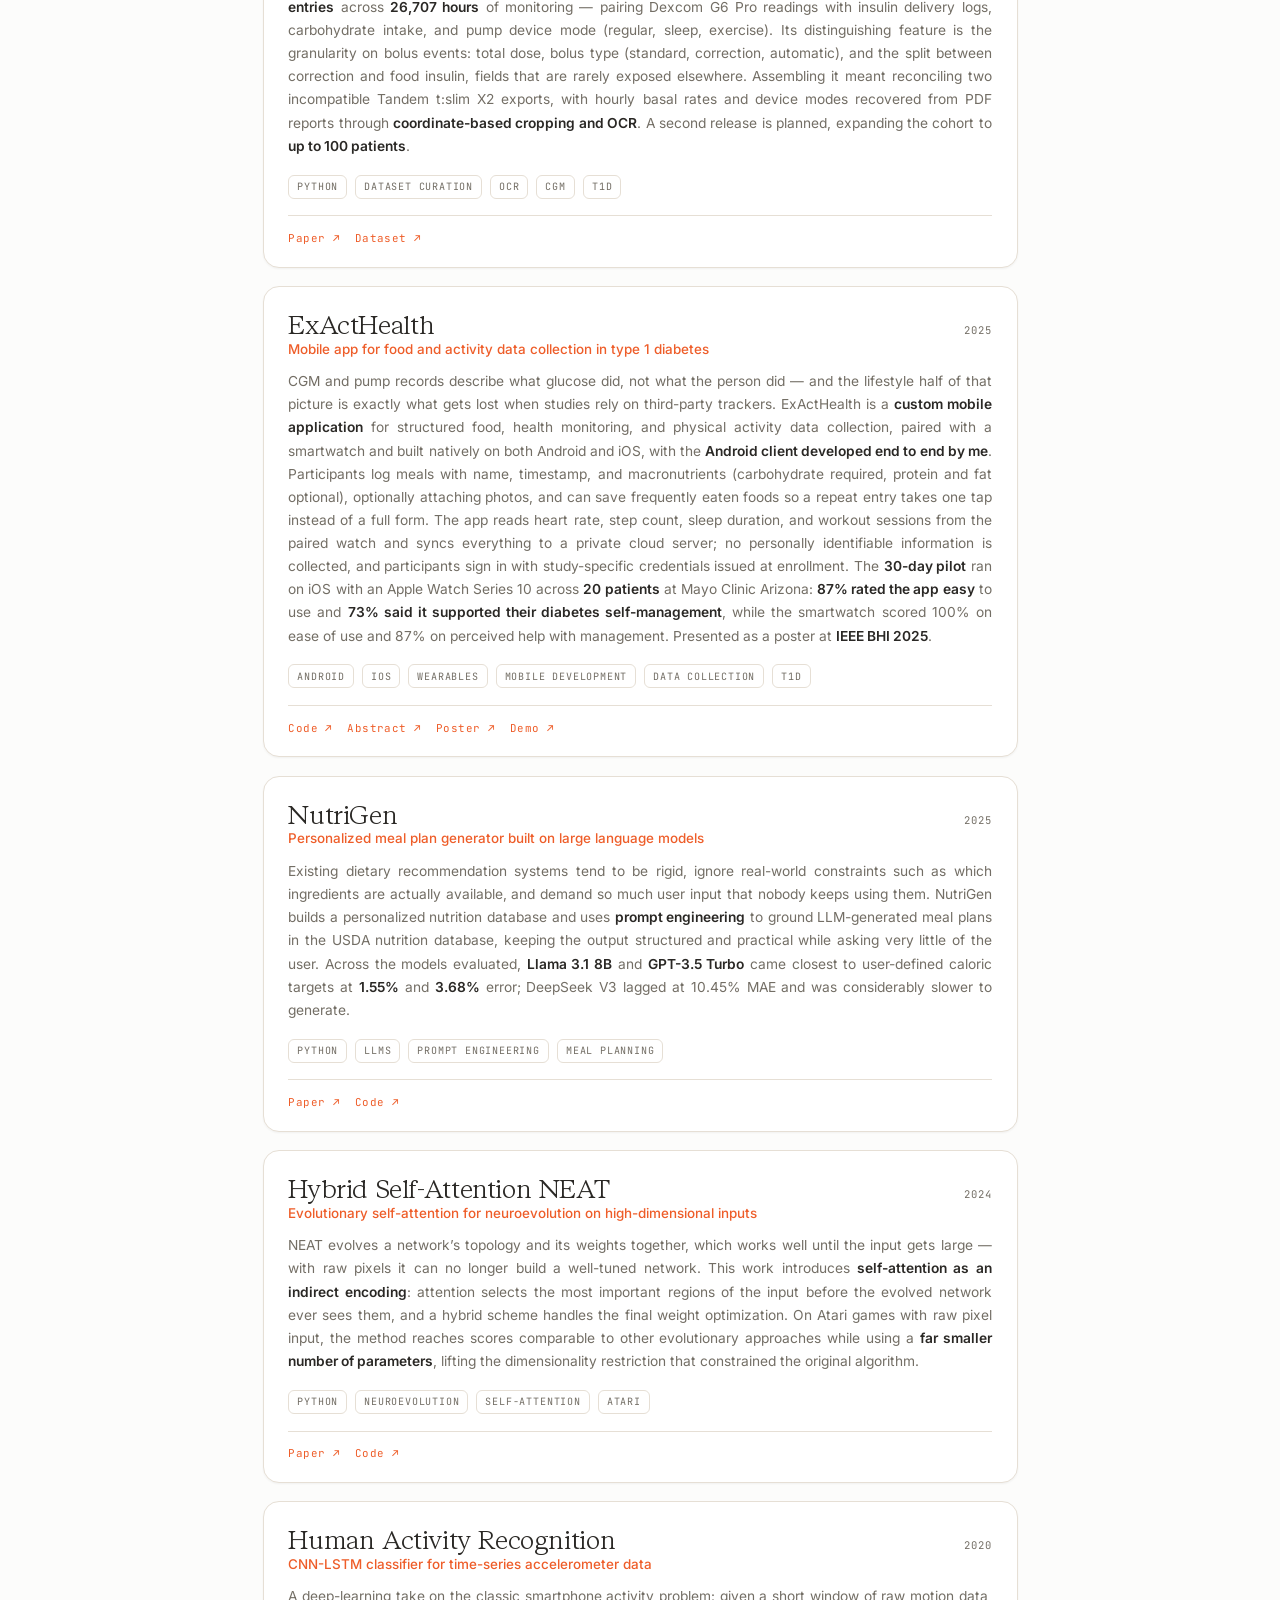
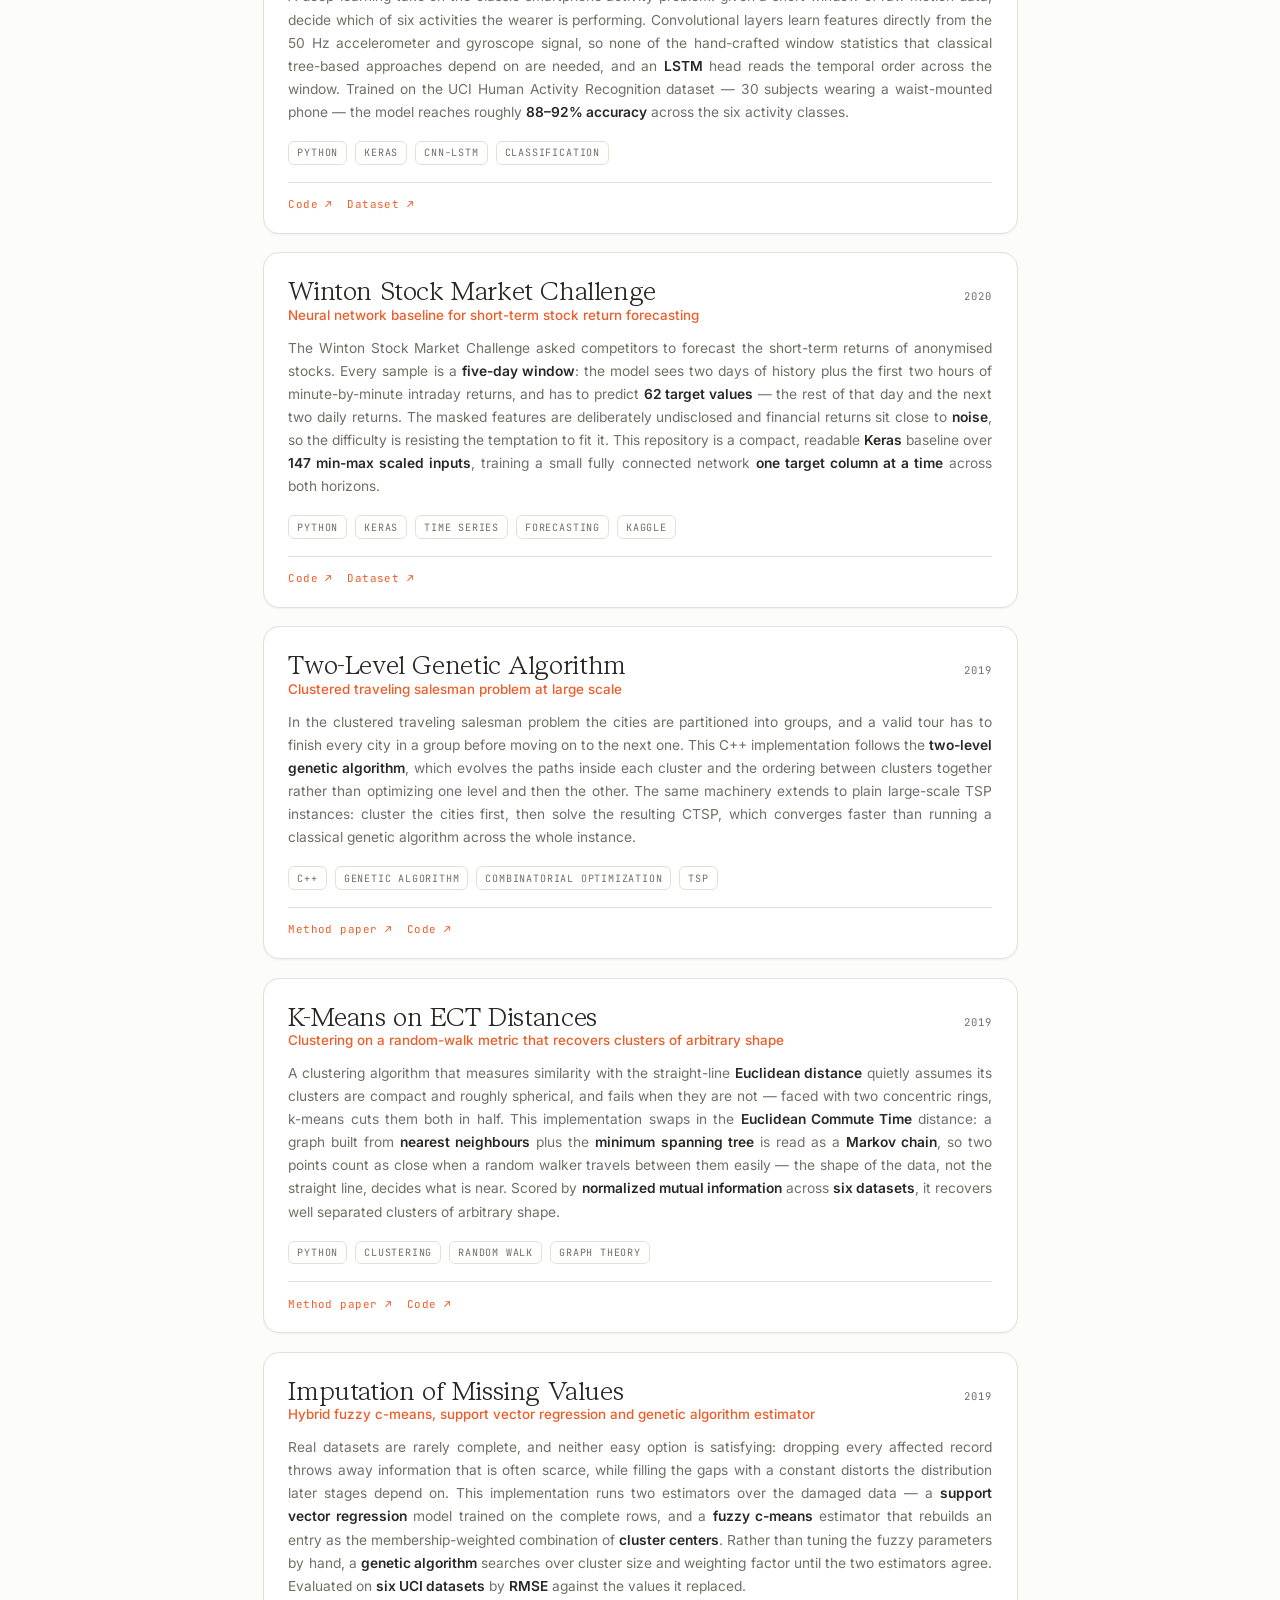
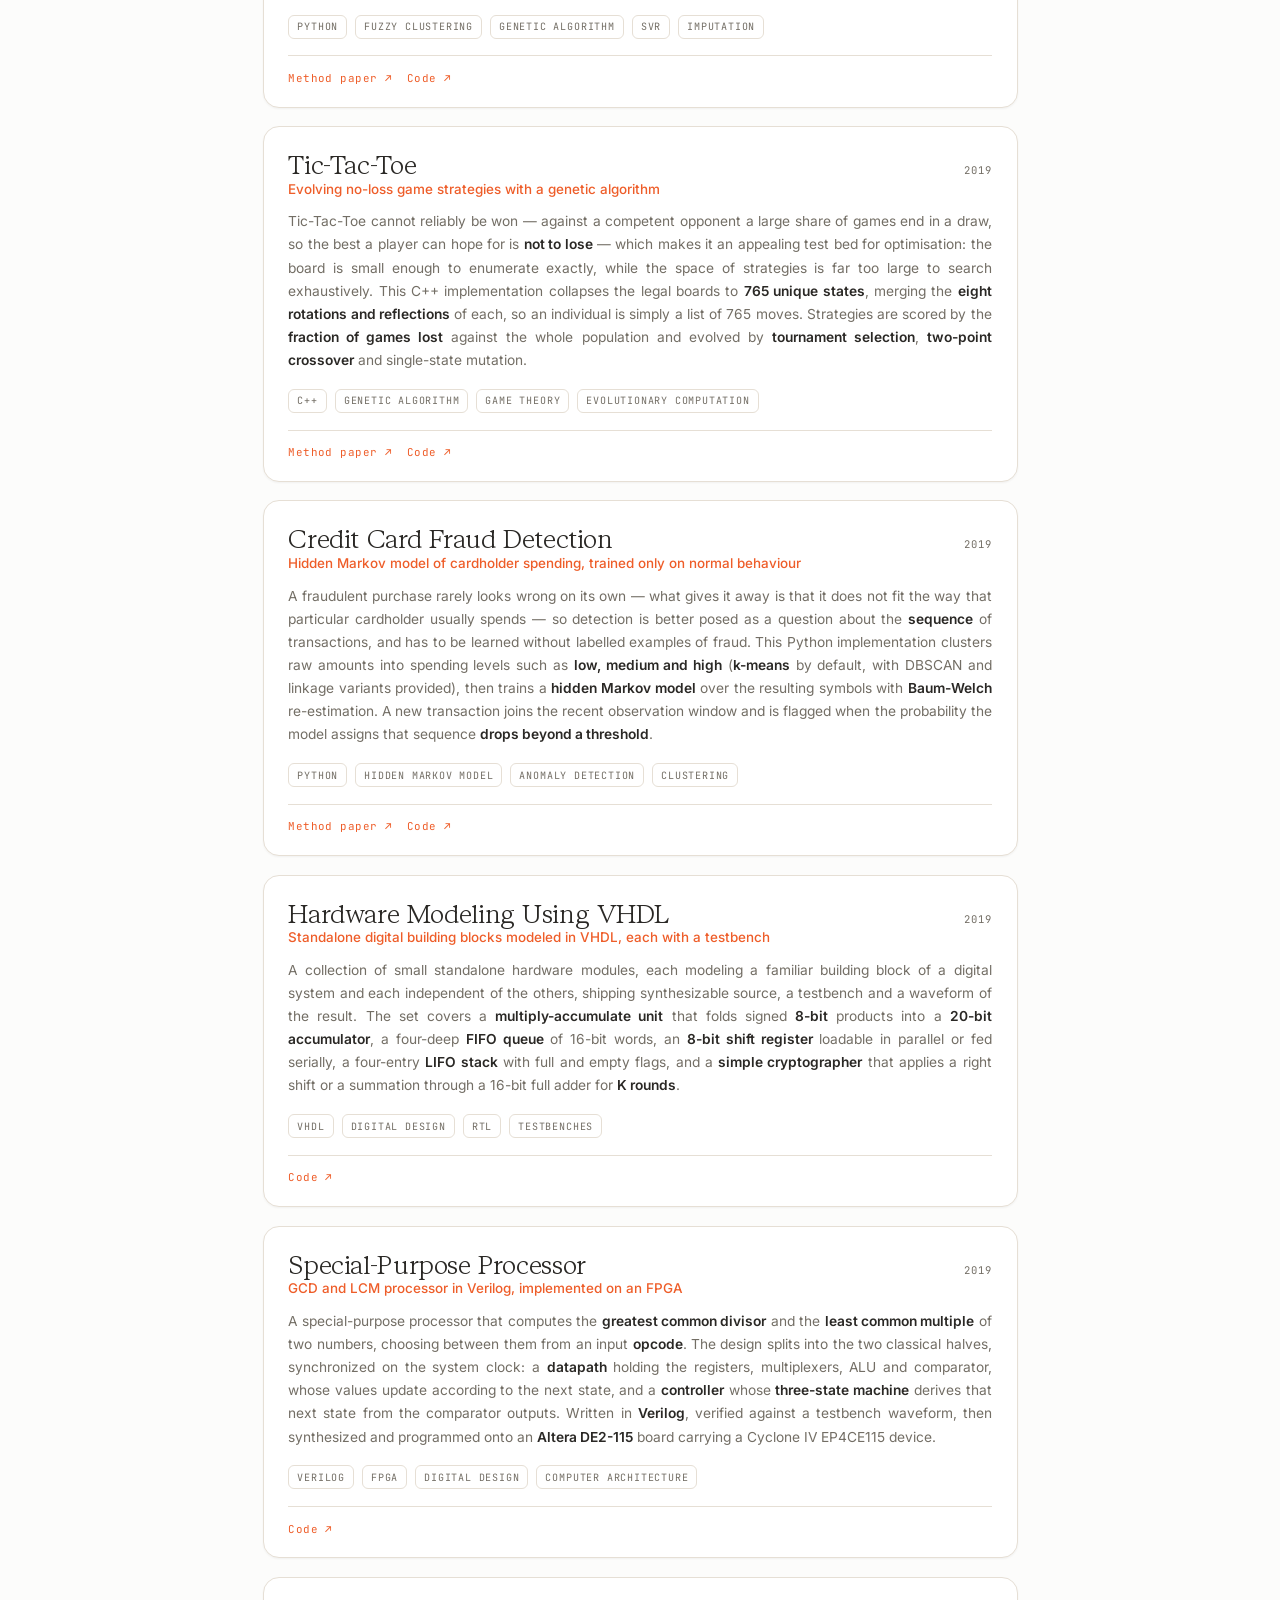
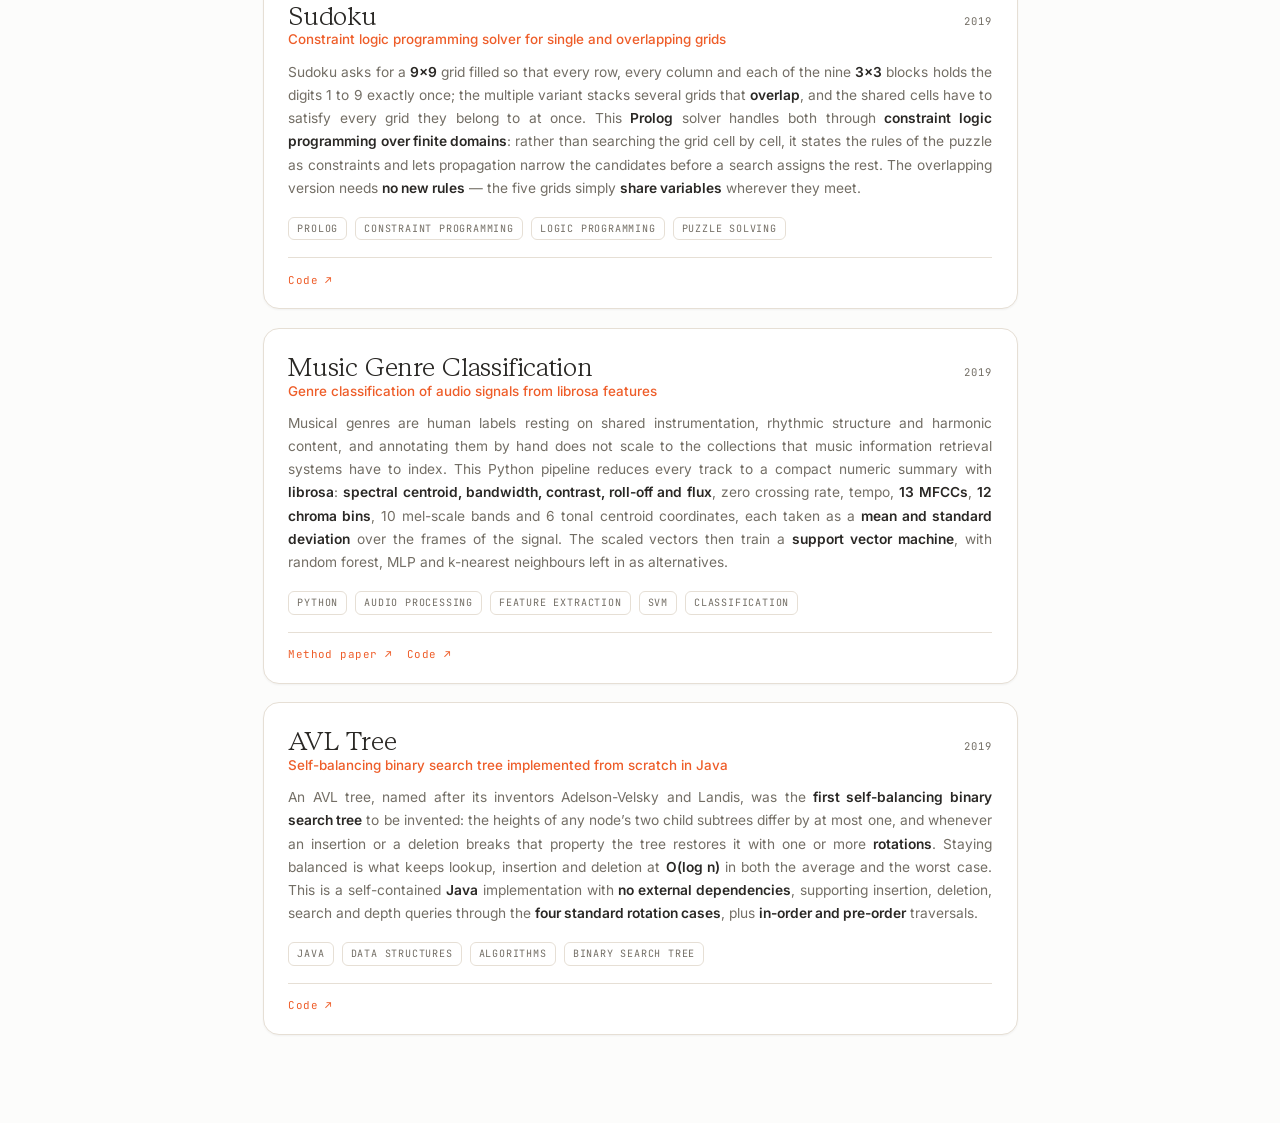
<file: projects.html>
<!DOCTYPE html>
<html lang="en">
<head>
    <meta charset="UTF-8">
    <meta name="viewport" content="width=device-width, initial-scale=1.0">

    <!-- Google Analytics -->
    <script async src="https://www.googletagmanager.com/gtag/js?id=G-1FG36QGWSK"></script>
    <script>
      window.dataLayer = window.dataLayer || [];
      function gtag(){dataLayer.push(arguments);}
      gtag('js', new Date());
      gtag('config', 'G-1FG36QGWSK');
    </script>

    <title>Projects — Saman Khamesian</title>
    <meta name="description" content="Open-source research code and side projects: reinforcement learning, blood glucose forecasting, large language models, neuroevolution, and optimization.">
    <link rel="canonical" href="https://samankhamesian.com/projects">
    <meta name="theme-color" content="#FCFCFB" id="themeColorMeta">

    <link rel="preconnect" href="https://fonts.googleapis.com">
    <link rel="preconnect" href="https://fonts.gstatic.com" crossorigin>
    <link href="https://fonts.googleapis.com/css2?family=JetBrains+Mono:wght@400;500;700&family=Inter:wght@400;500;600&display=swap" rel="stylesheet">
    <link rel="stylesheet" href="styles.css">

    <script src="theme.js"></script>
</head>
<body>
    <nav class="nav" id="nav" aria-label="Main">
        <button class="nav-burger" id="navBurger" type="button"
                aria-expanded="false" aria-controls="navLinks" aria-label="Menu">
            <svg class="bars" viewBox="0 0 24 24" fill="none" stroke="currentColor" stroke-width="2.1" stroke-linecap="round" aria-hidden="true"><path d="M4 7h16M4 12h16M4 17h16"/></svg>
            <svg class="x" viewBox="0 0 24 24" fill="none" stroke="currentColor" stroke-width="2.1" stroke-linecap="round" aria-hidden="true"><path d="M6 6l12 12M18 6L6 18"/></svg>
        </button>

        <a class="nav-home" href="/">Saman Khamesian</a>

        <div class="nav-links" id="navLinks">
            <a class="nav-link" href="/">About Me</a>
            <a class="nav-link" href="/experience">Experience</a>
            <a class="nav-link" href="/publications">Publications</a>
            <a class="nav-link" href="/projects" aria-current="page">Projects</a>
            <a class="nav-link" href="/activities">Activities</a>
            <a class="nav-link" href="/talks">Talks</a>
            <a class="nav-link" href="/awards">Awards</a>
            <!-- Personal tab: hidden until the page exists.
                 <a class="nav-link is-soon" href="#" aria-disabled="true">Personal</a> -->
        </div>

        <div class="nav-tools">
            <div class="theme-toggle">
                <button class="theme-btn" id="themeBtn" type="button" data-mode="system"
                        aria-haspopup="true" aria-expanded="false" aria-controls="themeMenu" title="Theme">
                    <svg data-mode="light" viewBox="0 0 24 24" fill="none" stroke="currentColor" stroke-width="1.9" stroke-linecap="round" stroke-linejoin="round" aria-hidden="true" focusable="false">
                        <circle cx="12" cy="12" r="4.1"/>
                        <path d="M12 2.6v2.2M12 19.2v2.2M4.2 12H2M22 12h-2.2M6.3 6.3 4.8 4.8M19.2 19.2l-1.5-1.5M17.7 6.3l1.5-1.5M4.8 19.2l1.5-1.5"/>
                    </svg>
                    <svg data-mode="dark" viewBox="0 0 24 24" fill="currentColor" aria-hidden="true" focusable="false">
                        <path d="M20.3 14.9A8.9 8.9 0 0 1 9.1 3.7a9 9 0 1 0 11.2 11.2z"/>
                    </svg>
                    <svg data-mode="system" viewBox="0 0 24 24" fill="none" stroke="currentColor" stroke-width="1.9" stroke-linecap="round" stroke-linejoin="round" aria-hidden="true" focusable="false">
                        <rect x="2.8" y="4.4" width="18.4" height="12.6" rx="2"/>
                        <path d="M8.8 21h6.4M12 17v4"/>
                    </svg>
                </button>

                <div class="theme-menu" id="themeMenu" role="menu" aria-label="Theme" hidden>
                    <button class="theme-item" type="button" role="menuitemradio" data-set="light" aria-checked="false">
                        <svg class="ti-icon" viewBox="0 0 24 24" fill="none" stroke="currentColor" stroke-width="1.9" stroke-linecap="round" stroke-linejoin="round" aria-hidden="true"><circle cx="12" cy="12" r="4.1"/><path d="M12 2.6v2.2M12 19.2v2.2M4.2 12H2M22 12h-2.2M6.3 6.3 4.8 4.8M19.2 19.2l-1.5-1.5M17.7 6.3l1.5-1.5M4.8 19.2l1.5-1.5"/></svg>
                        <span class="ti-label">Light</span>
                        <svg class="ti-check" viewBox="0 0 24 24" fill="none" stroke="currentColor" stroke-width="2.8" stroke-linecap="round" stroke-linejoin="round" aria-hidden="true"><path d="m5 12.5 4.5 4.5L19 7"/></svg>
                    </button>
                    <button class="theme-item" type="button" role="menuitemradio" data-set="dark" aria-checked="false">
                        <svg class="ti-icon" viewBox="0 0 24 24" fill="currentColor" aria-hidden="true"><path d="M20.3 14.9A8.9 8.9 0 0 1 9.1 3.7a9 9 0 1 0 11.2 11.2z"/></svg>
                        <span class="ti-label">Dark</span>
                        <svg class="ti-check" viewBox="0 0 24 24" fill="none" stroke="currentColor" stroke-width="2.8" stroke-linecap="round" stroke-linejoin="round" aria-hidden="true"><path d="m5 12.5 4.5 4.5L19 7"/></svg>
                    </button>
                    <button class="theme-item" type="button" role="menuitemradio" data-set="system" aria-checked="false">
                        <svg class="ti-icon" viewBox="0 0 24 24" fill="none" stroke="currentColor" stroke-width="1.9" stroke-linecap="round" stroke-linejoin="round" aria-hidden="true"><rect x="2.8" y="4.4" width="18.4" height="12.6" rx="2"/><path d="M8.8 21h6.4M12 17v4"/></svg>
                        <span class="ti-label">System</span>
                        <svg class="ti-check" viewBox="0 0 24 24" fill="none" stroke="currentColor" stroke-width="2.8" stroke-linecap="round" stroke-linejoin="round" aria-hidden="true"><path d="m5 12.5 4.5 4.5L19 7"/></svg>
                    </button>
                </div>
            </div>
        </div>
    </nav>

    <section class="edu" id="projects">

        <div class="edu-head">
            <div class="edu-logo">
                <!-- terminal -->
                <svg viewBox="0 0 320 320" xmlns="http://www.w3.org/2000/svg" role="img" aria-label="Projects">
                    <rect width="320" height="320" rx="18" fill="#BFD1C9"/>
                    <rect x="36" y="74" width="146" height="160" fill="#FAF9F6" transform="rotate(-4 109 154)"/>
                    <rect x="112" y="60" width="150" height="166" fill="#FAF9F6" transform="rotate(3 187 143)"/>
                    <g fill="none" stroke="#141413" stroke-width="8" stroke-linecap="round" stroke-linejoin="round">
                        <path d="M50 90 C 46 144 47 198 52 242 C 94 248 136 247 170 242"/>
                    </g>
                    <g fill="none" stroke="#141413" stroke-width="11" stroke-linecap="round" stroke-linejoin="round">
                        <path d="M44 74 C 40 130 41 190 46 240 C 116 250 208 249 276 240 C 280 190 279 130 275 74 C 206 64 114 64 44 74 Z"/>
                        <path d="M44 116 C 116 124 208 124 276 116"/>
                    </g>
                    <g fill="#141413"><circle cx="72" cy="96" r="8"/><circle cx="102" cy="95" r="8"/><circle cx="132" cy="95" r="8"/></g>
                    <g fill="none" stroke="#141413" stroke-width="11" stroke-linecap="round" stroke-linejoin="round">
                        <path d="M78 152 L 116 178 L 78 202"/>
                        <path d="M138 206 C 166 209 196 209 222 206"/>
                    </g>
                </svg>
            </div>
            <h2>Projects</h2>
        </div>

        <div class="pj-list">

            <article class="pj-card">
                <div class="pj-head">
                    <h3>POROS</h3>
                    <span class="pj-yr">2026</span>
                </div>
                <span class="pj-sub">Peer-Grounded Optimal Routes Over States</span>
                <p class="pj-desc">Lasting behavior change in chronic disease rarely comes from a single prescription, yet counterfactual explanation methods return one target state with no route to it, no guarantee of improvement along the way, and no evidence from peer behavior &mdash; asking a patient to close a wide gap in one move. POROS is a <strong>domain-agnostic</strong> framework grounded in Bandura&rsquo;s self-efficacy and Festinger&rsquo;s social comparison theories that builds a <strong>Behavioral Progression Graph</strong>: a directed acyclic graph over observed patient states where every edge requires both peer-grounded behavioral proximity and strict outcome improvement, so each step is a change someone in the cohort has already achieved within a single period. Minimum-cost paths through the graph break otherwise inactionable gaps into incremental steps. On two longitudinal diabetes cohorts, for patients below the 70% time-in-range threshold, it cuts the mean gain required per step from <strong>26.3 to 5.5 pp</strong> and from <strong>31.1 to 5.7 pp</strong>, and <strong>97&ndash;98%</strong> of multi-hop paths cross patient boundaries.</p>
                <div class="pj-tags">
                    <span class="pj-tag">Python</span>
                    <span class="pj-tag">NetworkX</span>
                    <span class="pj-tag">Counterfactual Explanations</span>
                    <span class="pj-tag">Graph Search</span>
                    <span class="pj-tag">T1D</span>
                </div>
                <div class="pj-links">
                    <a class="pj-link" href="https://arxiv.org/abs/2609.30838" target="_blank" rel="noopener noreferrer">Preprint &#8599;</a>
                    <a class="pj-link" href="https://github.com/SamanKhamesian/POROS" target="_blank" rel="noopener noreferrer">Code &#8599;</a>
                    <a class="pj-link" href="https://zenodo.org/records/15169264" target="_blank" rel="noopener noreferrer">Dataset &#8599;</a>
                </div>
            </article>

            <article class="pj-card">
                <div class="pj-head">
                    <h3>GUIDE</h3>
                    <span class="pj-yr">2026</span>
                </div>
                <span class="pj-sub">Reinforcement learning for behavioral action support in type 1 diabetes</span>
                <p class="pj-desc">Automated insulin delivery has improved glycemic outcomes, yet many patients still fall short of clinical targets &mdash; and existing reinforcement learning work optimizes insulin alone, leaving behavior untouched. GUIDE is a decision-support framework that complements AID by recommending <strong>structured actions</strong> defined by intervention type, magnitude, and timing, covering both bolus insulin and carbohydrate intake. It pairs a patient-specific glucose predictor trained on real CGM data with a unified environment that supports offline and online algorithms. Across 25 individuals from AZT1D and 12 from OhioT1DM, <strong>CQL-BC</strong> performed best on both datasets, reaching <strong>84.18% and 77.64% time-in-range</strong> with low hypoglycemia exposure, and its learned policy stayed behaviorally plausible &mdash; a mean cosine similarity of 0.77 with real patient action patterns on both.</p>
                <div class="pj-tags">
                    <span class="pj-tag">Python</span>
                    <span class="pj-tag">PyTorch</span>
                    <span class="pj-tag">Offline RL</span>
                    <span class="pj-tag">Decision Support</span>
                    <span class="pj-tag">T1D</span>
                </div>
                <div class="pj-links">
                    <a class="pj-link" href="https://arxiv.org/abs/2604.00385" target="_blank" rel="noopener noreferrer">Preprint &#8599;</a>
                    <a class="pj-link" href="https://github.com/SamanKhamesian/GUIDE" target="_blank" rel="noopener noreferrer">Code &#8599;</a>
                    <a class="pj-link" href="https://data.mendeley.com/datasets/gk9m674wcx/1" target="_blank" rel="noopener noreferrer">Dataset &#8599;</a>
                </div>
            </article>

            <article class="pj-card">
                <div class="pj-head">
                    <h3>GLIMMER</h3>
                    <span class="pj-yr">2026</span>
                </div>
                <span class="pj-sub">Glucose Level Indicator Model with Modified Error Rate</span>
                <p class="pj-desc">Automated insulin delivery systems still miss impending glycemic excursions, partly because forecasting models are trained to treat every error the same no matter where on the glucose range it falls. GLIMMER is an <strong>architecture-agnostic</strong> training framework that moves the fix into the loss function: a genetic algorithm tunes region-specific penalties so mistakes inside the hypo- and hyperglycemic ranges cost the model the most. Evaluated on OhioT1DM and the newly collected AZT1D dataset, it improves RMSE by up to <strong>24.6%</strong> and MAE by <strong>29.6%</strong> over baseline architectures, and reaches <strong>98.4% recall</strong> on dysglycemic events using only <strong>10K parameters</strong> &mdash; against baselines carrying millions.</p>
                <div class="pj-tags">
                    <span class="pj-tag">Python</span>
                    <span class="pj-tag">TensorFlow</span>
                    <span class="pj-tag">Genetic Algorithm</span>
                    <span class="pj-tag">Forecasting</span>
                    <span class="pj-tag">T1D</span>
                </div>
                <div class="pj-links">
                    <a class="pj-link" href="https://link.springer.com/article/10.1186/s44398-026-00032-x" target="_blank" rel="noopener noreferrer">Paper &#8599;</a>
                    <a class="pj-link" href="https://github.com/SamanKhamesian/GLIMMER" target="_blank" rel="noopener noreferrer">Code &#8599;</a>
                    <a class="pj-link" href="https://data.mendeley.com/datasets/gk9m674wcx/1" target="_blank" rel="noopener noreferrer">Dataset &#8599;</a>
                </div>
            </article>

            <article class="pj-card">
                <div class="pj-head">
                    <h3>AZT1D</h3>
                    <span class="pj-yr">2025</span>
                </div>
                <span class="pj-sub">A real-world type 1 diabetes dataset from 25 adults on automated insulin delivery</span>
                <p class="pj-desc">Data-driven work in type 1 diabetes keeps running into the same wall: the publicly available datasets are either simulated or drawn from very small cohorts, and almost none of them record what the pump actually did. AZT1D closes part of that gap with <strong>6&ndash;8 weeks</strong> of naturalistic data per participant &mdash; <strong>320,488 CGM entries</strong> across <strong>26,707 hours</strong> of monitoring &mdash; pairing Dexcom G6 Pro readings with insulin delivery logs, carbohydrate intake, and pump device mode (regular, sleep, exercise). Its distinguishing feature is the granularity on bolus events: total dose, bolus type (standard, correction, automatic), and the split between correction and food insulin, fields that are rarely exposed elsewhere. Assembling it meant reconciling two incompatible Tandem t:slim X2 exports, with hourly basal rates and device modes recovered from PDF reports through <strong>coordinate-based cropping and OCR</strong>. A second release is planned, expanding the cohort to <strong>up to 100 patients</strong>.</p>
                <div class="pj-tags">
                    <span class="pj-tag">Python</span>
                    <span class="pj-tag">Dataset Curation</span>
                    <span class="pj-tag">OCR</span>
                    <span class="pj-tag">CGM</span>
                    <span class="pj-tag">T1D</span>
                </div>
                <div class="pj-links">
                    <a class="pj-link" href="https://ieeexplore.ieee.org/document/11337496" target="_blank" rel="noopener noreferrer">Paper &#8599;</a>
                    <a class="pj-link" href="https://data.mendeley.com/datasets/gk9m674wcx/1" target="_blank" rel="noopener noreferrer">Dataset &#8599;</a>
                </div>
            </article>

            <article class="pj-card">
                <div class="pj-head">
                    <h3>ExActHealth</h3>
                    <span class="pj-yr">2025</span>
                </div>
                <span class="pj-sub">Mobile app for food and activity data collection in type 1 diabetes</span>
                <p class="pj-desc">CGM and pump records describe what glucose did, not what the person did &mdash; and the lifestyle half of that picture is exactly what gets lost when studies rely on third-party trackers. ExActHealth is a <strong>custom mobile application</strong> for structured food, health monitoring, and physical activity data collection, paired with a smartwatch and built natively on both Android and iOS, with the <strong>Android client developed end to end by me</strong>. Participants log meals with name, timestamp, and macronutrients (carbohydrate required, protein and fat optional), optionally attaching photos, and can save frequently eaten foods so a repeat entry takes one tap instead of a full form. The app reads heart rate, step count, sleep duration, and workout sessions from the paired watch and syncs everything to a private cloud server; no personally identifiable information is collected, and participants sign in with study-specific credentials issued at enrollment. The <strong>30-day pilot</strong> ran on iOS with an Apple Watch Series 10 across <strong>20 patients</strong> at Mayo Clinic Arizona: <strong>87% rated the app easy</strong> to use and <strong>73% said it supported their diabetes self-management</strong>, while the smartwatch scored 100% on ease of use and 87% on perceived help with management. Presented as a poster at <strong>IEEE BHI 2025</strong>.</p>
                <div class="pj-tags">
                    <span class="pj-tag">Android</span>
                    <span class="pj-tag">iOS</span>
                    <span class="pj-tag">Wearables</span>
                    <span class="pj-tag">Mobile Development</span>
                    <span class="pj-tag">Data Collection</span>
                    <span class="pj-tag">T1D</span>
                </div>
                <div class="pj-links">
                    <a class="pj-link" href="https://github.com/SamanKhamesian/ExActHealth-Android" target="_blank" rel="noopener noreferrer">Code &#8599;</a>
                    <a class="pj-link" href="/files/bhi-2025-abstract.pdf" target="_blank" rel="noopener noreferrer">Abstract &#8599;</a>
                    <a class="pj-link" href="/files/bhi-2025-poster.pdf" target="_blank" rel="noopener noreferrer">Poster &#8599;</a>
                    <a class="pj-link" href="https://drive.google.com/file/d/1A13KLiUapLCTqUsSab7tVqZC4_MzFbe3/view?usp=sharing" target="_blank" rel="noopener noreferrer">Demo &#8599;</a>
                </div>
            </article>

            <article class="pj-card">
                <div class="pj-head">
                    <h3>NutriGen</h3>
                    <span class="pj-yr">2025</span>
                </div>
                <span class="pj-sub">Personalized meal plan generator built on large language models</span>
                <p class="pj-desc">Existing dietary recommendation systems tend to be rigid, ignore real-world constraints such as which ingredients are actually available, and demand so much user input that nobody keeps using them. NutriGen builds a personalized nutrition database and uses <strong>prompt engineering</strong> to ground LLM-generated meal plans in the USDA nutrition database, keeping the output structured and practical while asking very little of the user. Across the models evaluated, <strong>Llama 3.1 8B</strong> and <strong>GPT-3.5 Turbo</strong> came closest to user-defined caloric targets at <strong>1.55%</strong> and <strong>3.68%</strong> error; DeepSeek V3 lagged at 10.45% MAE and was considerably slower to generate.</p>
                <div class="pj-tags">
                    <span class="pj-tag">Python</span>
                    <span class="pj-tag">LLMs</span>
                    <span class="pj-tag">Prompt Engineering</span>
                    <span class="pj-tag">Meal Planning</span>
                </div>
                <div class="pj-links">
                    <a class="pj-link" href="https://ieeexplore.ieee.org/document/11253879" target="_blank" rel="noopener noreferrer">Paper &#8599;</a>
                    <a class="pj-link" href="https://github.com/SamanKhamesian/NutriGen" target="_blank" rel="noopener noreferrer">Code &#8599;</a>
                </div>
            </article>

            <article class="pj-card">
                <div class="pj-head">
                    <h3>Hybrid<span class="hsp"> </span>Self-Attention<span class="hsp"> </span>NEAT</h3>
                    <span class="pj-yr">2024</span>
                </div>
                <span class="pj-sub">Evolutionary self-attention for neuroevolution on high-dimensional inputs</span>
                <p class="pj-desc">NEAT evolves a network&rsquo;s topology and its weights together, which works well until the input gets large &mdash; with raw pixels it can no longer build a well-tuned network. This work introduces <strong>self-attention as an indirect encoding</strong>: attention selects the most important regions of the input before the evolved network ever sees them, and a hybrid scheme handles the final weight optimization. On Atari games with raw pixel input, the method reaches scores comparable to other evolutionary approaches while using a <strong>far smaller number of parameters</strong>, lifting the dimensionality restriction that constrained the original algorithm.</p>
                <div class="pj-tags">
                    <span class="pj-tag">Python</span>
                    <span class="pj-tag">Neuroevolution</span>
                    <span class="pj-tag">Self-Attention</span>
                    <span class="pj-tag">Atari</span>
                </div>
                <div class="pj-links">
                    <a class="pj-link" href="https://link.springer.com/article/10.1007/s12530-023-09510-3" target="_blank" rel="noopener noreferrer">Paper &#8599;</a>
                    <a class="pj-link" href="https://github.com/SamanKhamesian/Hybrid-Self-Attention-NEAT" target="_blank" rel="noopener noreferrer">Code &#8599;</a>
                </div>
            </article>

            <article class="pj-card">
                <div class="pj-head">
                    <h3>Human<span class="hsp"> </span>Activity<span class="hsp"> </span>Recognition</h3>
                    <span class="pj-yr">2020</span>
                </div>
                <span class="pj-sub">CNN-LSTM classifier for time-series accelerometer data</span>
                <p class="pj-desc">A deep-learning take on the classic smartphone activity problem: given a short window of raw motion data, decide which of six activities the wearer is performing. Convolutional layers learn features directly from the 50 Hz accelerometer and gyroscope signal, so none of the hand-crafted window statistics that classical tree-based approaches depend on are needed, and an <strong>LSTM</strong> head reads the temporal order across the window. Trained on the UCI Human Activity Recognition dataset &mdash; 30 subjects wearing a waist-mounted phone &mdash; the model reaches roughly <strong>88&ndash;92% accuracy</strong> across the six activity classes.</p>
                <div class="pj-tags">
                    <span class="pj-tag">Python</span>
                    <span class="pj-tag">Keras</span>
                    <span class="pj-tag">CNN-LSTM</span>
                    <span class="pj-tag">Classification</span>
                </div>
                <div class="pj-links">
                    <a class="pj-link" href="https://github.com/SamanKhamesian/Time-Series-Classification-for-Human-Activity-Recognition" target="_blank" rel="noopener noreferrer">Code &#8599;</a>
                    <a class="pj-link" href="https://archive.ics.uci.edu/ml/datasets/human+activity+recognition+using+smartphones" target="_blank" rel="noopener noreferrer">Dataset &#8599;</a>
                </div>
            </article>

            <article class="pj-card">
                <div class="pj-head">
                    <h3>Winton<span class="hsp"> </span>Stock<span class="hsp"> </span>Market<span class="hsp"> </span>Challenge</h3>
                    <span class="pj-yr">2020</span>
                </div>
                <span class="pj-sub">Neural network baseline for short-term stock return forecasting</span>
                <p class="pj-desc">The Winton Stock Market Challenge asked competitors to forecast the short-term returns of anonymised stocks. Every sample is a <strong>five-day window</strong>: the model sees two days of history plus the first two hours of minute-by-minute intraday returns, and has to predict <strong>62 target values</strong> &mdash; the rest of that day and the next two daily returns. The masked features are deliberately undisclosed and financial returns sit close to <strong>noise</strong>, so the difficulty is resisting the temptation to fit it. This repository is a compact, readable <strong>Keras</strong> baseline over <strong>147 min-max scaled inputs</strong>, training a small fully connected network <strong>one target column at a time</strong> across both horizons.</p>
                <div class="pj-tags">
                    <span class="pj-tag">Python</span>
                    <span class="pj-tag">Keras</span>
                    <span class="pj-tag">Time Series</span>
                    <span class="pj-tag">Forecasting</span>
                    <span class="pj-tag">Kaggle</span>
                </div>
                <div class="pj-links">
                    <a class="pj-link" href="https://github.com/SamanKhamesian/The-Winton-Stock-Market-Challenge" target="_blank" rel="noopener noreferrer">Code &#8599;</a>
                    <a class="pj-link" href="https://www.kaggle.com/c/the-winton-stock-market-challenge/data" target="_blank" rel="noopener noreferrer">Dataset &#8599;</a>
                </div>
            </article>

            <article class="pj-card">
                <div class="pj-head">
                    <h3>Two-Level<span class="hsp"> </span>Genetic<span class="hsp"> </span>Algorithm</h3>
                    <span class="pj-yr">2019</span>
                </div>
                <span class="pj-sub">Clustered traveling salesman problem at large scale</span>
                <p class="pj-desc">In the clustered traveling salesman problem the cities are partitioned into groups, and a valid tour has to finish every city in a group before moving on to the next one. This C++ implementation follows the <strong>two-level genetic algorithm</strong>, which evolves the paths inside each cluster and the ordering between clusters together rather than optimizing one level and then the other. The same machinery extends to plain large-scale TSP instances: cluster the cities first, then solve the resulting CTSP, which converges faster than running a classical genetic algorithm across the whole instance.</p>
                <div class="pj-tags">
                    <span class="pj-tag">C++</span>
                    <span class="pj-tag">Genetic Algorithm</span>
                    <span class="pj-tag">Combinatorial Optimization</span>
                    <span class="pj-tag">TSP</span>
                </div>
                <div class="pj-links">
                    <a class="pj-link" href="https://ieeexplore.ieee.org/document/6071779" target="_blank" rel="noopener noreferrer">Method paper &#8599;</a>
                    <a class="pj-link" href="https://github.com/SamanKhamesian/Two-Level-Genetic-Algorithm-for-Clustered-TSP" target="_blank" rel="noopener noreferrer">Code &#8599;</a>
                </div>
            </article>

            <article class="pj-card">
                <div class="pj-head">
                    <h3>K-Means<span class="hsp"> </span>on<span class="hsp"> </span>ECT<span class="hsp"> </span>Distances</h3>
                    <span class="pj-yr">2019</span>
                </div>
                <span class="pj-sub">Clustering on a random-walk metric that recovers clusters of arbitrary shape</span>
                <p class="pj-desc">A clustering algorithm that measures similarity with the straight-line <strong>Euclidean distance</strong> quietly assumes its clusters are compact and roughly spherical, and fails when they are not &mdash; faced with two concentric rings, k-means cuts them both in half. This implementation swaps in the <strong>Euclidean Commute Time</strong> distance: a graph built from <strong>nearest neighbours</strong> plus the <strong>minimum spanning tree</strong> is read as a <strong>Markov chain</strong>, so two points count as close when a random walker travels between them easily &mdash; the shape of the data, not the straight line, decides what is near. Scored by <strong>normalized mutual information</strong> across <strong>six datasets</strong>, it recovers well separated clusters of arbitrary shape.</p>
                <div class="pj-tags">
                    <span class="pj-tag">Python</span>
                    <span class="pj-tag">Clustering</span>
                    <span class="pj-tag">Random Walk</span>
                    <span class="pj-tag">Graph Theory</span>
                </div>
                <div class="pj-links">
                    <a class="pj-link" href="https://perso.uclouvain.be/michel.verleysen/papers/esann05ly.pdf" target="_blank" rel="noopener noreferrer">Method paper &#8599;</a>
                    <a class="pj-link" href="https://github.com/SamanKhamesian/Kmeans-Based-on-ECT-Distances" target="_blank" rel="noopener noreferrer">Code &#8599;</a>
                </div>
            </article>

            <article class="pj-card">
                <div class="pj-head">
                    <h3>Imputation<span class="hsp"> </span>of<span class="hsp"> </span>Missing<span class="hsp"> </span>Values</h3>
                    <span class="pj-yr">2019</span>
                </div>
                <span class="pj-sub">Hybrid fuzzy c-means, support vector regression and genetic algorithm estimator</span>
                <p class="pj-desc">Real datasets are rarely complete, and neither easy option is satisfying: dropping every affected record throws away information that is often scarce, while filling the gaps with a constant distorts the distribution later stages depend on. This implementation runs two estimators over the damaged data &mdash; a <strong>support vector regression</strong> model trained on the complete rows, and a <strong>fuzzy c-means</strong> estimator that rebuilds an entry as the membership-weighted combination of <strong>cluster centers</strong>. Rather than tuning the fuzzy parameters by hand, a <strong>genetic algorithm</strong> searches over cluster size and weighting factor until the two estimators agree. Evaluated on <strong>six UCI datasets</strong> by <strong>RMSE</strong> against the values it replaced.</p>
                <div class="pj-tags">
                    <span class="pj-tag">Python</span>
                    <span class="pj-tag">Fuzzy Clustering</span>
                    <span class="pj-tag">Genetic Algorithm</span>
                    <span class="pj-tag">SVR</span>
                    <span class="pj-tag">Imputation</span>
                </div>
                <div class="pj-links">
                    <a class="pj-link" href="https://www.sciencedirect.com/science/article/pii/S0020025513000789" target="_blank" rel="noopener noreferrer">Method paper &#8599;</a>
                    <a class="pj-link" href="https://github.com/SamanKhamesian/Imputation-of-Missing-Values" target="_blank" rel="noopener noreferrer">Code &#8599;</a>
                </div>
            </article>

            <article class="pj-card">
                <div class="pj-head">
                    <h3>Tic-Tac-Toe</h3>
                    <span class="pj-yr">2019</span>
                </div>
                <span class="pj-sub">Evolving no-loss game strategies with a genetic algorithm</span>
                <p class="pj-desc">Tic-Tac-Toe cannot reliably be won &mdash; against a competent opponent a large share of games end in a draw, so the best a player can hope for is <strong>not to lose</strong> &mdash; which makes it an appealing test bed for optimisation: the board is small enough to enumerate exactly, while the space of strategies is far too large to search exhaustively. This C++ implementation collapses the legal boards to <strong>765 unique states</strong>, merging the <strong>eight rotations and reflections</strong> of each, so an individual is simply a list of 765 moves. Strategies are scored by the <strong>fraction of games lost</strong> against the whole population and evolved by <strong>tournament selection</strong>, <strong>two-point crossover</strong> and single-state mutation.</p>
                <div class="pj-tags">
                    <span class="pj-tag">C++</span>
                    <span class="pj-tag">Genetic Algorithm</span>
                    <span class="pj-tag">Game Theory</span>
                    <span class="pj-tag">Evolutionary Computation</span>
                </div>
                <div class="pj-links">
                    <a class="pj-link" href="https://www.iitk.ac.in/kangal/papers/k2007002.pdf" target="_blank" rel="noopener noreferrer">Method paper &#8599;</a>
                    <a class="pj-link" href="https://github.com/SamanKhamesian/Tic-Tac-Toe" target="_blank" rel="noopener noreferrer">Code &#8599;</a>
                </div>
            </article>

            <article class="pj-card">
                <div class="pj-head">
                    <h3>Credit<span class="hsp"> </span>Card<span class="hsp"> </span>Fraud<span class="hsp"> </span>Detection</h3>
                    <span class="pj-yr">2019</span>
                </div>
                <span class="pj-sub">Hidden Markov model of cardholder spending, trained only on normal behaviour</span>
                <p class="pj-desc">A fraudulent purchase rarely looks wrong on its own &mdash; what gives it away is that it does not fit the way that particular cardholder usually spends &mdash; so detection is better posed as a question about the <strong>sequence</strong> of transactions, and has to be learned without labelled examples of fraud. This Python implementation clusters raw amounts into spending levels such as <strong>low, medium and high</strong> (<strong>k-means</strong> by default, with DBSCAN and linkage variants provided), then trains a <strong>hidden Markov model</strong> over the resulting symbols with <strong>Baum-Welch</strong> re-estimation. A new transaction joins the recent observation window and is flagged when the probability the model assigns that sequence <strong>drops beyond a threshold</strong>.</p>
                <div class="pj-tags">
                    <span class="pj-tag">Python</span>
                    <span class="pj-tag">Hidden Markov Model</span>
                    <span class="pj-tag">Anomaly Detection</span>
                    <span class="pj-tag">Clustering</span>
                </div>
                <div class="pj-links">
                    <a class="pj-link" href="https://ieeexplore.ieee.org/document/4358713" target="_blank" rel="noopener noreferrer">Method paper &#8599;</a>
                    <a class="pj-link" href="https://github.com/SamanKhamesian/Credit-Card-Fraud-Detection" target="_blank" rel="noopener noreferrer">Code &#8599;</a>
                </div>
            </article>

            <article class="pj-card">
                <div class="pj-head">
                    <h3>Hardware<span class="hsp"> </span>Modeling<span class="hsp"> </span>Using<span class="hsp"> </span>VHDL</h3>
                    <span class="pj-yr">2019</span>
                </div>
                <span class="pj-sub">Standalone digital building blocks modeled in VHDL, each with a testbench</span>
                <p class="pj-desc">A collection of small standalone hardware modules, each modeling a familiar building block of a digital system and each independent of the others, shipping synthesizable source, a testbench and a waveform of the result. The set covers a <strong>multiply-accumulate unit</strong> that folds signed <strong>8-bit</strong> products into a <strong>20-bit accumulator</strong>, a four-deep <strong>FIFO queue</strong> of 16-bit words, an <strong>8-bit shift register</strong> loadable in parallel or fed serially, a four-entry <strong>LIFO stack</strong> with full and empty flags, and a <strong>simple cryptographer</strong> that applies a right shift or a summation through a 16-bit full adder for <strong>K rounds</strong>.</p>
                <div class="pj-tags">
                    <span class="pj-tag">VHDL</span>
                    <span class="pj-tag">Digital Design</span>
                    <span class="pj-tag">RTL</span>
                    <span class="pj-tag">Testbenches</span>
                </div>
                <div class="pj-links">
                    <a class="pj-link" href="https://github.com/SamanKhamesian/Hardware-Modeling-Using-VHDL" target="_blank" rel="noopener noreferrer">Code &#8599;</a>
                </div>
            </article>

            <article class="pj-card">
                <div class="pj-head">
                    <h3>Special-Purpose<span class="hsp"> </span>Processor</h3>
                    <span class="pj-yr">2019</span>
                </div>
                <span class="pj-sub">GCD and LCM processor in Verilog, implemented on an FPGA</span>
                <p class="pj-desc">A special-purpose processor that computes the <strong>greatest common divisor</strong> and the <strong>least common multiple</strong> of two numbers, choosing between them from an input <strong>opcode</strong>. The design splits into the two classical halves, synchronized on the system clock: a <strong>datapath</strong> holding the registers, multiplexers, ALU and comparator, whose values update according to the next state, and a <strong>controller</strong> whose <strong>three-state machine</strong> derives that next state from the comparator outputs. Written in <strong>Verilog</strong>, verified against a testbench waveform, then synthesized and programmed onto an <strong>Altera DE2-115</strong> board carrying a Cyclone IV EP4CE115 device.</p>
                <div class="pj-tags">
                    <span class="pj-tag">Verilog</span>
                    <span class="pj-tag">FPGA</span>
                    <span class="pj-tag">Digital Design</span>
                    <span class="pj-tag">Computer Architecture</span>
                </div>
                <div class="pj-links">
                    <a class="pj-link" href="https://github.com/SamanKhamesian/Special-Purpose-Processor" target="_blank" rel="noopener noreferrer">Code &#8599;</a>
                </div>
            </article>

            <article class="pj-card">
                <div class="pj-head">
                    <h3>Sudoku</h3>
                    <span class="pj-yr">2019</span>
                </div>
                <span class="pj-sub">Constraint logic programming solver for single and overlapping grids</span>
                <p class="pj-desc">Sudoku asks for a <strong>9&times;9</strong> grid filled so that every row, every column and each of the nine <strong>3&times;3</strong> blocks holds the digits 1 to 9 exactly once; the multiple variant stacks several grids that <strong>overlap</strong>, and the shared cells have to satisfy every grid they belong to at once. This <strong>Prolog</strong> solver handles both through <strong>constraint logic programming over finite domains</strong>: rather than searching the grid cell by cell, it states the rules of the puzzle as constraints and lets propagation narrow the candidates before a search assigns the rest. The overlapping version needs <strong>no new rules</strong> &mdash; the five grids simply <strong>share variables</strong> wherever they meet.</p>
                <div class="pj-tags">
                    <span class="pj-tag">Prolog</span>
                    <span class="pj-tag">Constraint Programming</span>
                    <span class="pj-tag">Logic Programming</span>
                    <span class="pj-tag">Puzzle Solving</span>
                </div>
                <div class="pj-links">
                    <a class="pj-link" href="https://github.com/SamanKhamesian/Sudoku" target="_blank" rel="noopener noreferrer">Code &#8599;</a>
                </div>
            </article>

            <article class="pj-card">
                <div class="pj-head">
                    <h3>Music<span class="hsp"> </span>Genre<span class="hsp"> </span>Classification</h3>
                    <span class="pj-yr">2019</span>
                </div>
                <span class="pj-sub">Genre classification of audio signals from librosa features</span>
                <p class="pj-desc">Musical genres are human labels resting on shared instrumentation, rhythmic structure and harmonic content, and annotating them by hand does not scale to the collections that music information retrieval systems have to index. This Python pipeline reduces every track to a compact numeric summary with <strong>librosa</strong>: <strong>spectral centroid, bandwidth, contrast, roll-off and flux</strong>, zero crossing rate, tempo, <strong>13 MFCCs</strong>, <strong>12 chroma bins</strong>, 10 mel-scale bands and 6 tonal centroid coordinates, each taken as a <strong>mean and standard deviation</strong> over the frames of the signal. The scaled vectors then train a <strong>support vector machine</strong>, with random forest, MLP and k-nearest neighbours left in as alternatives.</p>
                <div class="pj-tags">
                    <span class="pj-tag">Python</span>
                    <span class="pj-tag">Audio Processing</span>
                    <span class="pj-tag">Feature Extraction</span>
                    <span class="pj-tag">SVM</span>
                    <span class="pj-tag">Classification</span>
                </div>
                <div class="pj-links">
                    <a class="pj-link" href="https://pdfs.semanticscholar.org/4ccb/0d37c69200dc63d1f757eafb36ef4853c178.pdf" target="_blank" rel="noopener noreferrer">Method paper &#8599;</a>
                    <a class="pj-link" href="https://github.com/SamanKhamesian/Music-Genre-Classification-of-Audio-Signals" target="_blank" rel="noopener noreferrer">Code &#8599;</a>
                </div>
            </article>

            <article class="pj-card">
                <div class="pj-head">
                    <h3>AVL<span class="hsp"> </span>Tree</h3>
                    <span class="pj-yr">2019</span>
                </div>
                <span class="pj-sub">Self-balancing binary search tree implemented from scratch in Java</span>
                <p class="pj-desc">An AVL tree, named after its inventors Adelson-Velsky and Landis, was the <strong>first self-balancing binary search tree</strong> to be invented: the heights of any node&rsquo;s two child subtrees differ by at most one, and whenever an insertion or a deletion breaks that property the tree restores it with one or more <strong>rotations</strong>. Staying balanced is what keeps lookup, insertion and deletion at <strong>O(log n)</strong> in both the average and the worst case. This is a self-contained <strong>Java</strong> implementation with <strong>no external dependencies</strong>, supporting insertion, deletion, search and depth queries through the <strong>four standard rotation cases</strong>, plus <strong>in-order and pre-order</strong> traversals.</p>
                <div class="pj-tags">
                    <span class="pj-tag">Java</span>
                    <span class="pj-tag">Data Structures</span>
                    <span class="pj-tag">Algorithms</span>
                    <span class="pj-tag">Binary Search Tree</span>
                </div>
                <div class="pj-links">
                    <a class="pj-link" href="https://github.com/SamanKhamesian/AVL-Tree" target="_blank" rel="noopener noreferrer">Code &#8599;</a>
                </div>
            </article>

        </div>
    </section>

    <script src="site.js"></script>
</body>
</html>
</file>
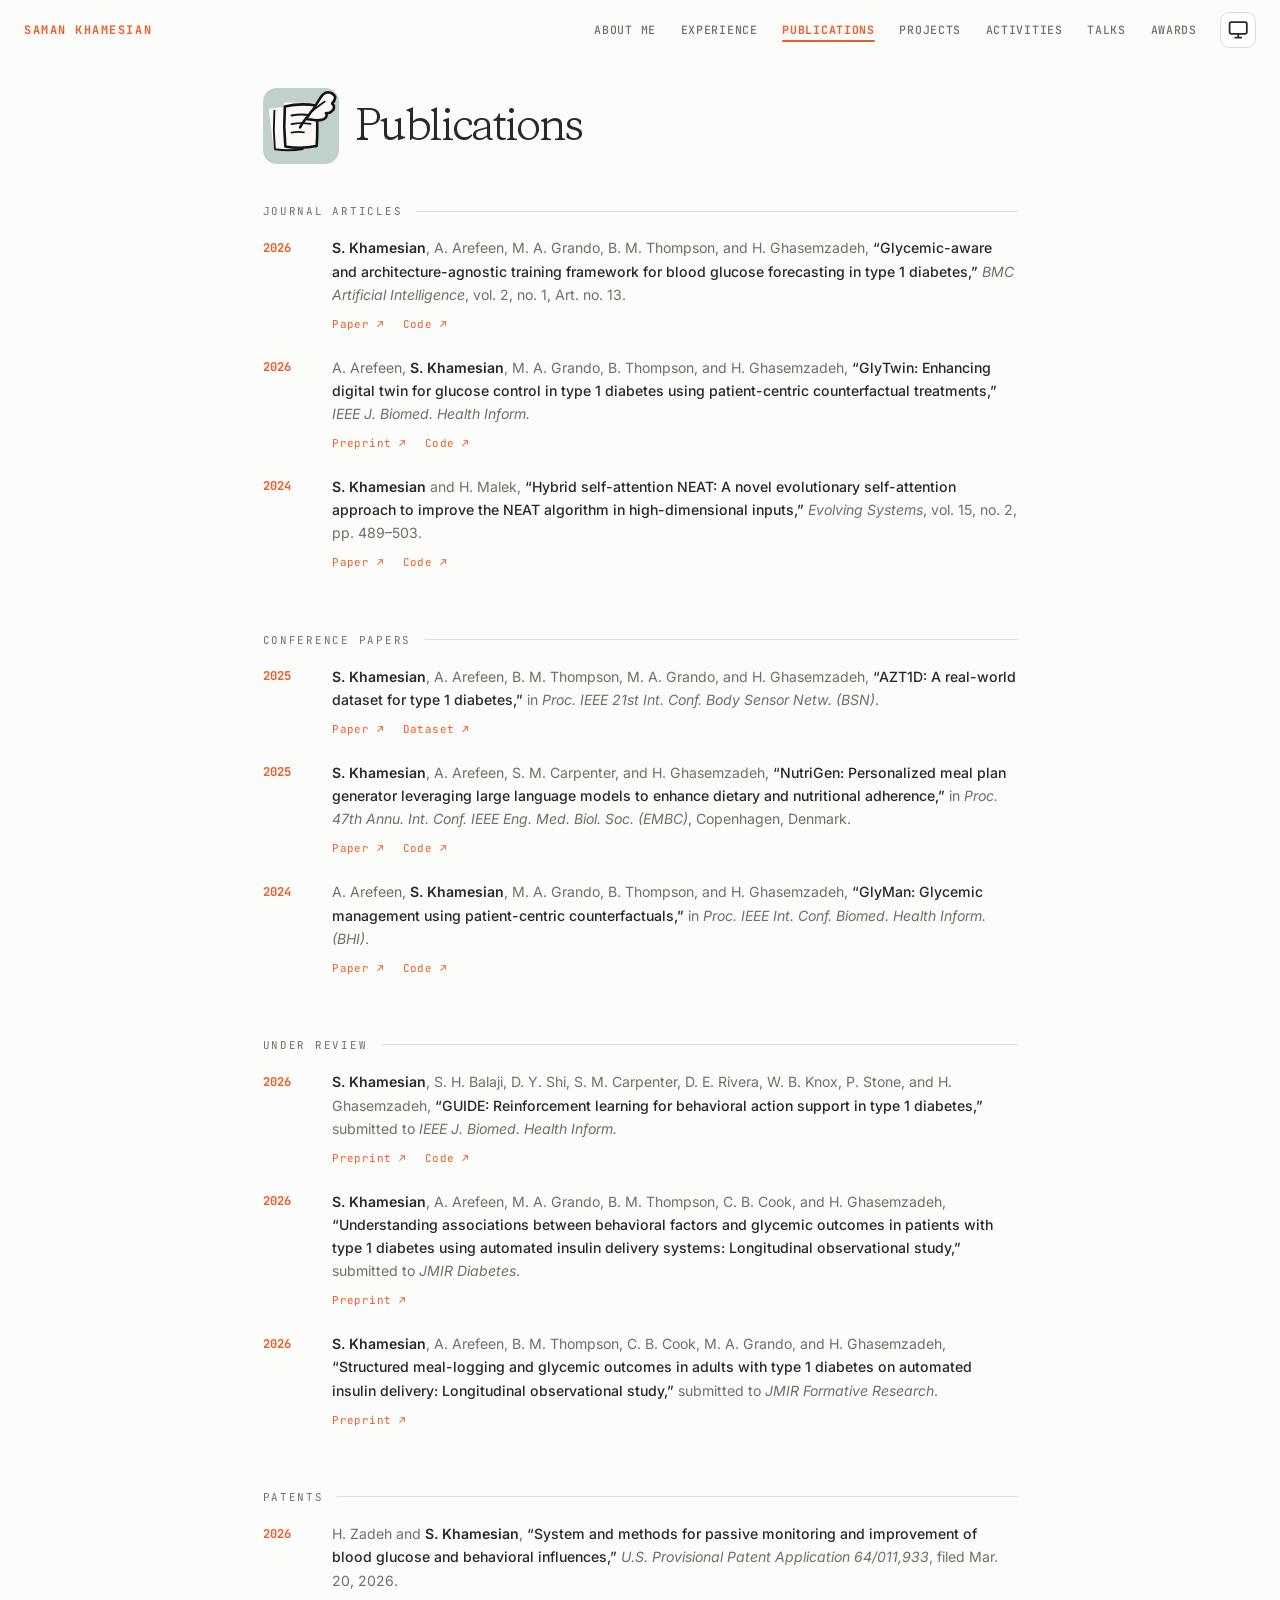
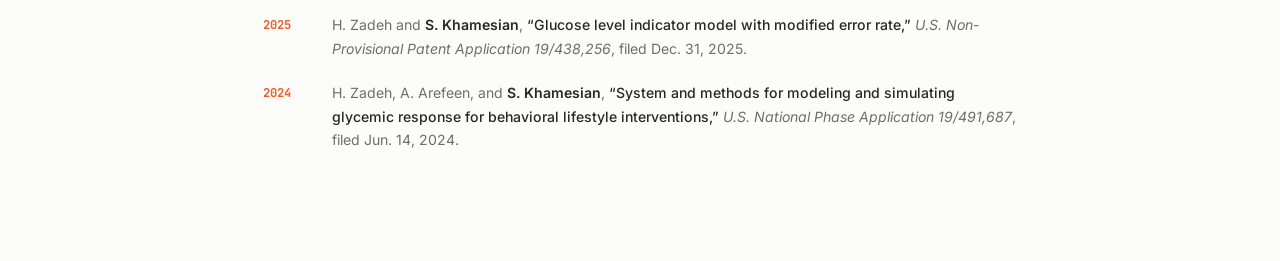
<file: publications.html>
<!DOCTYPE html>
<html lang="en">
<head>
    <meta charset="UTF-8">
    <meta name="viewport" content="width=device-width, initial-scale=1.0">

    <!-- Google Analytics -->
    <script async src="https://www.googletagmanager.com/gtag/js?id=G-1FG36QGWSK"></script>
    <script>
      window.dataLayer = window.dataLayer || [];
      function gtag(){dataLayer.push(arguments);}
      gtag('js', new Date());
      gtag('config', 'G-1FG36QGWSK');
    </script>

    <title>Publications — Saman Khamesian</title>
    <meta name="description" content="Journal articles, conference papers, patents, and work under review.">
    <link rel="canonical" href="https://samankhamesian.com/publications">
    <meta name="theme-color" content="#FCFCFB" id="themeColorMeta">

    <link rel="preconnect" href="https://fonts.googleapis.com">
    <link rel="preconnect" href="https://fonts.gstatic.com" crossorigin>
    <link href="https://fonts.googleapis.com/css2?family=JetBrains+Mono:wght@400;500;700&family=Inter:wght@400;500;600&display=swap" rel="stylesheet">
    <link rel="stylesheet" href="styles.css">

    <script src="theme.js"></script>
</head>
<body>
    <nav class="nav" id="nav" aria-label="Main">
        <button class="nav-burger" id="navBurger" type="button"
                aria-expanded="false" aria-controls="navLinks" aria-label="Menu">
            <svg class="bars" viewBox="0 0 24 24" fill="none" stroke="currentColor" stroke-width="2.1" stroke-linecap="round" aria-hidden="true"><path d="M4 7h16M4 12h16M4 17h16"/></svg>
            <svg class="x" viewBox="0 0 24 24" fill="none" stroke="currentColor" stroke-width="2.1" stroke-linecap="round" aria-hidden="true"><path d="M6 6l12 12M18 6L6 18"/></svg>
        </button>

        <a class="nav-home" href="/">Saman Khamesian</a>

        <div class="nav-links" id="navLinks">
            <a class="nav-link" href="/">About Me</a>
            <a class="nav-link" href="/experience">Experience</a>
            <a class="nav-link" href="/publications" aria-current="page">Publications</a>
            <a class="nav-link" href="/projects">Projects</a>
            <a class="nav-link" href="/activities">Activities</a>
            <a class="nav-link" href="/talks">Talks</a>
            <a class="nav-link" href="/awards">Awards</a>
            <!-- Personal tab: hidden until the page exists.
                 <a class="nav-link is-soon" href="#" aria-disabled="true">Personal</a> -->
        </div>

        <div class="nav-tools">
            <div class="theme-toggle">
                <button class="theme-btn" id="themeBtn" type="button" data-mode="system"
                        aria-haspopup="true" aria-expanded="false" aria-controls="themeMenu" title="Theme">
                    <svg data-mode="light" viewBox="0 0 24 24" fill="none" stroke="currentColor" stroke-width="1.9" stroke-linecap="round" stroke-linejoin="round" aria-hidden="true" focusable="false">
                        <circle cx="12" cy="12" r="4.1"/>
                        <path d="M12 2.6v2.2M12 19.2v2.2M4.2 12H2M22 12h-2.2M6.3 6.3 4.8 4.8M19.2 19.2l-1.5-1.5M17.7 6.3l1.5-1.5M4.8 19.2l1.5-1.5"/>
                    </svg>
                    <svg data-mode="dark" viewBox="0 0 24 24" fill="currentColor" aria-hidden="true" focusable="false">
                        <path d="M20.3 14.9A8.9 8.9 0 0 1 9.1 3.7a9 9 0 1 0 11.2 11.2z"/>
                    </svg>
                    <svg data-mode="system" viewBox="0 0 24 24" fill="none" stroke="currentColor" stroke-width="1.9" stroke-linecap="round" stroke-linejoin="round" aria-hidden="true" focusable="false">
                        <rect x="2.8" y="4.4" width="18.4" height="12.6" rx="2"/>
                        <path d="M8.8 21h6.4M12 17v4"/>
                    </svg>
                </button>

                <div class="theme-menu" id="themeMenu" role="menu" aria-label="Theme" hidden>
                    <button class="theme-item" type="button" role="menuitemradio" data-set="light" aria-checked="false">
                        <svg class="ti-icon" viewBox="0 0 24 24" fill="none" stroke="currentColor" stroke-width="1.9" stroke-linecap="round" stroke-linejoin="round" aria-hidden="true"><circle cx="12" cy="12" r="4.1"/><path d="M12 2.6v2.2M12 19.2v2.2M4.2 12H2M22 12h-2.2M6.3 6.3 4.8 4.8M19.2 19.2l-1.5-1.5M17.7 6.3l1.5-1.5M4.8 19.2l1.5-1.5"/></svg>
                        <span class="ti-label">Light</span>
                        <svg class="ti-check" viewBox="0 0 24 24" fill="none" stroke="currentColor" stroke-width="2.8" stroke-linecap="round" stroke-linejoin="round" aria-hidden="true"><path d="m5 12.5 4.5 4.5L19 7"/></svg>
                    </button>
                    <button class="theme-item" type="button" role="menuitemradio" data-set="dark" aria-checked="false">
                        <svg class="ti-icon" viewBox="0 0 24 24" fill="currentColor" aria-hidden="true"><path d="M20.3 14.9A8.9 8.9 0 0 1 9.1 3.7a9 9 0 1 0 11.2 11.2z"/></svg>
                        <span class="ti-label">Dark</span>
                        <svg class="ti-check" viewBox="0 0 24 24" fill="none" stroke="currentColor" stroke-width="2.8" stroke-linecap="round" stroke-linejoin="round" aria-hidden="true"><path d="m5 12.5 4.5 4.5L19 7"/></svg>
                    </button>
                    <button class="theme-item" type="button" role="menuitemradio" data-set="system" aria-checked="false">
                        <svg class="ti-icon" viewBox="0 0 24 24" fill="none" stroke="currentColor" stroke-width="1.9" stroke-linecap="round" stroke-linejoin="round" aria-hidden="true"><rect x="2.8" y="4.4" width="18.4" height="12.6" rx="2"/><path d="M8.8 21h6.4M12 17v4"/></svg>
                        <span class="ti-label">System</span>
                        <svg class="ti-check" viewBox="0 0 24 24" fill="none" stroke="currentColor" stroke-width="2.8" stroke-linecap="round" stroke-linejoin="round" aria-hidden="true"><path d="m5 12.5 4.5 4.5L19 7"/></svg>
                    </button>
                </div>
            </div>
        </div>
    </nav>

    <section class="edu pub" id="publications">

        <div class="edu-head">
            <div class="edu-logo">
                <svg viewBox="0 0 320 320" xmlns="http://www.w3.org/2000/svg" role="img" aria-label="Publications">
                    <rect width="320" height="320" rx="18" fill="#BFD1C9"/>
                    <rect x="34" y="78" width="140" height="176" fill="#FAF9F6" transform="rotate(-7 104 166)"/>
                    <rect x="86" y="62" width="146" height="182" fill="#FAF9F6" transform="rotate(2 159 153)"/>
                    <g fill="none" stroke="#141413" stroke-width="8" stroke-linecap="round" stroke-linejoin="round">
                        <path d="M48 96 C 44 152 45 208 50 258 C 92 264 134 263 168 257"/>
                    </g>
                    <g fill="none" stroke="#141413" stroke-width="11" stroke-linecap="round" stroke-linejoin="round">
                        <path d="M92 78 C 88 136 89 194 94 246 C 138 254 186 252 226 244 C 230 190 229 132 225 74 C 180 66 134 68 92 78 Z"/>
                    </g>
                    <g fill="none" stroke="#141413" stroke-width="8" stroke-linecap="round" stroke-linejoin="round">
                        <path d="M120 116 C 146 111 176 111 200 115"/>
                        <path d="M120 152 C 146 147 176 147 200 151"/>
                        <path d="M120 188 C 138 184 156 184 172 187"/>
                    </g>
                    <g fill="#FAF9F6" stroke="#141413" stroke-width="11" stroke-linecap="round" stroke-linejoin="round">
                        <path d="M271 18
                                 C 280 18 292 22 299 30 C 304 36 305 40 303 43
                                 C 302 50 300 54 298 57 C 294 61 290 63 291 66
                                 C 295 70 298 72 298 75 C 299 80 299 84 298 87
                                 C 296 92 292 96 289 98 C 284 103 280 105 276 105
                                 C 271 106 267 105 265 106 C 268 110 269 113 268 116
                                 C 267 121 265 124 263 126 C 258 131 253 133 248 134
                                 C 241 136 234 136 227 136 C 218 136 210 135 202 133
                                 C 195 132 187 131 181 129 C 185 124 189 119 193 114
                                 C 197 108 201 102 204 98 C 206 96 208 95 209 94
                                 C 213 88 217 81 221 74 C 226 66 231 58 236 50
                                 C 241 42 246 35 251 29 C 257 23 264 19 271 18 Z"/>
                    </g>
                    <g fill="none" stroke="#141413" stroke-width="7" stroke-linecap="round" stroke-linejoin="round">
                        <path d="M209 95 C 226 82 245 68 260 57"/>
                    </g>
                    <g fill="none" stroke="#141413" stroke-width="11" stroke-linecap="round" stroke-linejoin="round">
                        <path d="M181 129 C 173 137 165 150 156 166"/>
                    </g>
                </svg>
            </div>
            <h2>Publications</h2>
        </div>


        <div class="pub-grp">Journal Articles</div>
        <ol class="pub-list">

            <li>
                <span class="pub-yr">2026</span>
                <div>
                    <span class="pub-me">S. Khamesian</span>, A. Arefeen, M. A. Grando, B. M. Thompson, and H. Ghasemzadeh, <span class="pub-t">&ldquo;Glycemic-aware and architecture-agnostic training framework for blood glucose forecasting in type 1 diabetes,&rdquo;</span> <span class="pub-ven">BMC Artificial Intelligence</span>, vol. 2, no. 1, Art. no. 13.
                    <div class="pub-links">
                        <a class="pub-link" href="https://link.springer.com/article/10.1186/s44398-026-00032-x" target="_blank" rel="noopener noreferrer">Paper &#8599;</a>
                        <a class="pub-link" href="https://github.com/SamanKhamesian/GLIMMER" target="_blank" rel="noopener noreferrer">Code &#8599;</a>
                    </div>
                </div>
            </li>

            <li>
                <span class="pub-yr">2026</span>
                <div>
                    A. Arefeen, <span class="pub-me">S. Khamesian</span>, M. A. Grando, B. Thompson, and H. Ghasemzadeh, <span class="pub-t">&ldquo;GlyTwin: Enhancing digital twin for glucose control in type 1 diabetes using patient-centric counterfactual treatments,&rdquo;</span> <span class="pub-ven">IEEE J. Biomed. Health Inform.</span>
                    <div class="pub-links">
                        <a class="pub-link" href="https://arxiv.org/abs/2504.09846" target="_blank" rel="noopener noreferrer">Preprint &#8599;</a>
                        <a class="pub-link" href="https://github.com/Arefeen06088/GlyTwin" target="_blank" rel="noopener noreferrer">Code &#8599;</a>
                    </div>
                </div>
            </li>

            <li>
                <span class="pub-yr">2024</span>
                <div>
                    <span class="pub-me">S. Khamesian</span> and H. Malek, <span class="pub-t">&ldquo;Hybrid self-attention NEAT: A novel evolutionary self-attention approach to improve the NEAT algorithm in high-dimensional inputs,&rdquo;</span> <span class="pub-ven">Evolving Systems</span>, vol. 15, no. 2, pp. 489&ndash;503.
                    <div class="pub-links">
                        <a class="pub-link" href="https://link.springer.com/article/10.1007/s12530-023-09510-3" target="_blank" rel="noopener noreferrer">Paper &#8599;</a>
                        <a class="pub-link" href="https://github.com/SamanKhamesian/Hybrid-Self-Attention-NEAT" target="_blank" rel="noopener noreferrer">Code &#8599;</a>
                    </div>
                </div>
            </li>

        </ol>

        <div class="pub-grp">Conference Papers</div>
        <ol class="pub-list">

            <li>
                <span class="pub-yr">2025</span>
                <div>
                    <span class="pub-me">S. Khamesian</span>, A. Arefeen, B. M. Thompson, M. A. Grando, and H. Ghasemzadeh, <span class="pub-t">&ldquo;AZT1D: A real-world dataset for type 1 diabetes,&rdquo;</span> in <span class="pub-ven">Proc. IEEE 21st Int. Conf. Body Sensor Netw. (BSN)</span>.
                    <div class="pub-links">
                        <a class="pub-link" href="https://ieeexplore.ieee.org/document/11337496" target="_blank" rel="noopener noreferrer">Paper &#8599;</a>
                        <a class="pub-link" href="https://data.mendeley.com/datasets/gk9m674wcx/1" target="_blank" rel="noopener noreferrer">Dataset &#8599;</a>
                    </div>
                </div>
            </li>

            <li>
                <span class="pub-yr">2025</span>
                <div>
                    <span class="pub-me">S. Khamesian</span>, A. Arefeen, S. M. Carpenter, and H. Ghasemzadeh, <span class="pub-t">&ldquo;NutriGen: Personalized meal plan generator leveraging large language models to enhance dietary and nutritional adherence,&rdquo;</span> in <span class="pub-ven">Proc. 47th Annu. Int. Conf. IEEE Eng. Med. Biol. Soc. (EMBC)</span>, Copenhagen, Denmark.
                    <div class="pub-links">
                        <a class="pub-link" href="https://ieeexplore.ieee.org/document/11253879" target="_blank" rel="noopener noreferrer">Paper &#8599;</a>
                        <a class="pub-link" href="https://github.com/SamanKhamesian/NutriGen" target="_blank" rel="noopener noreferrer">Code &#8599;</a>
                    </div>
                </div>
            </li>

            <li>
                <span class="pub-yr">2024</span>
                <div>
                    A. Arefeen, <span class="pub-me">S. Khamesian</span>, M. A. Grando, B. Thompson, and H. Ghasemzadeh, <span class="pub-t">&ldquo;GlyMan: Glycemic management using patient-centric counterfactuals,&rdquo;</span> in <span class="pub-ven">Proc. IEEE Int. Conf. Biomed. Health Inform. (BHI)</span>.
                    <div class="pub-links">
                        <a class="pub-link" href="https://ieeexplore.ieee.org/document/10913587" target="_blank" rel="noopener noreferrer">Paper &#8599;</a>
                        <a class="pub-link" href="https://github.com/Arefeen06088/GlyMan" target="_blank" rel="noopener noreferrer">Code &#8599;</a>
                    </div>
                </div>
            </li>

        </ol>

        <div class="pub-grp">Under Review</div>
        <ol class="pub-list">

            <li>
                <span class="pub-yr">2026</span>
                <div>
                    <span class="pub-me">S. Khamesian</span>, S. H. Balaji, D. Y. Shi, S. M. Carpenter, D. E. Rivera, W. B. Knox, P. Stone, and H. Ghasemzadeh, <span class="pub-t">&ldquo;GUIDE: Reinforcement learning for behavioral action support in type 1 diabetes,&rdquo;</span> submitted to <span class="pub-ven">IEEE J. Biomed. Health Inform.</span>
                    <div class="pub-links">
                        <a class="pub-link" href="https://arxiv.org/abs/2604.00385" target="_blank" rel="noopener noreferrer">Preprint &#8599;</a>
                        <a class="pub-link" href="https://github.com/SamanKhamesian/GUIDE" target="_blank" rel="noopener noreferrer">Code &#8599;</a>
                    </div>
                </div>
            </li>

            <li>
                <span class="pub-yr">2026</span>
                <div>
                    <span class="pub-me">S. Khamesian</span>, A. Arefeen, M. A. Grando, B. M. Thompson, C. B. Cook, and H. Ghasemzadeh, <span class="pub-t">&ldquo;Understanding associations between behavioral factors and glycemic outcomes in patients with type 1 diabetes using automated insulin delivery systems: Longitudinal observational study,&rdquo;</span> submitted to <span class="pub-ven">JMIR Diabetes</span>.
                    <div class="pub-links">
                        <a class="pub-link" href="https://preprints.jmir.org/preprint/94692" target="_blank" rel="noopener noreferrer">Preprint &#8599;</a>
                    </div>
                </div>
            </li>

            <li>
                <span class="pub-yr">2026</span>
                <div>
                    <span class="pub-me">S. Khamesian</span>, A. Arefeen, B. M. Thompson, C. B. Cook, M. A. Grando, and H. Ghasemzadeh, <span class="pub-t">&ldquo;Structured meal-logging and glycemic outcomes in adults with type 1 diabetes on automated insulin delivery: Longitudinal observational study,&rdquo;</span> submitted to <span class="pub-ven">JMIR Formative Research</span>.
                    <div class="pub-links">
                        <a class="pub-link" href="https://preprints.jmir.org/preprint/105071" target="_blank" rel="noopener noreferrer">Preprint &#8599;</a>
                    </div>
                </div>
            </li>

        </ol>

        <div class="pub-grp">Patents</div>
        <ol class="pub-list">

            <li>
                <span class="pub-yr">2026</span>
                <div>
                    H. Zadeh and <span class="pub-me">S. Khamesian</span>, <span class="pub-t">&ldquo;System and methods for passive monitoring and improvement of blood glucose and behavioral influences,&rdquo;</span> <span class="pub-ven">U.S. Provisional Patent Application 64/011,933</span>, filed Mar. 20, 2026.
                </div>
            </li>

            <li>
                <span class="pub-yr">2025</span>
                <div>
                    H. Zadeh and <span class="pub-me">S. Khamesian</span>, <span class="pub-t">&ldquo;Glucose level indicator model with modified error rate,&rdquo;</span> <span class="pub-ven">U.S. Non-Provisional Patent Application 19/438,256</span>, filed Dec. 31, 2025.
                </div>
            </li>

            <li>
                <span class="pub-yr">2024</span>
                <div>
                    H. Zadeh, A. Arefeen, and <span class="pub-me">S. Khamesian</span>, <span class="pub-t">&ldquo;System and methods for modeling and simulating glycemic response for behavioral lifestyle interventions,&rdquo;</span> <span class="pub-ven">U.S. National Phase Application 19/491,687</span>, filed Jun. 14, 2024.
                </div>
            </li>

        </ol>
    </section>

    <script src="site.js"></script>
</body>
</html>
</file>
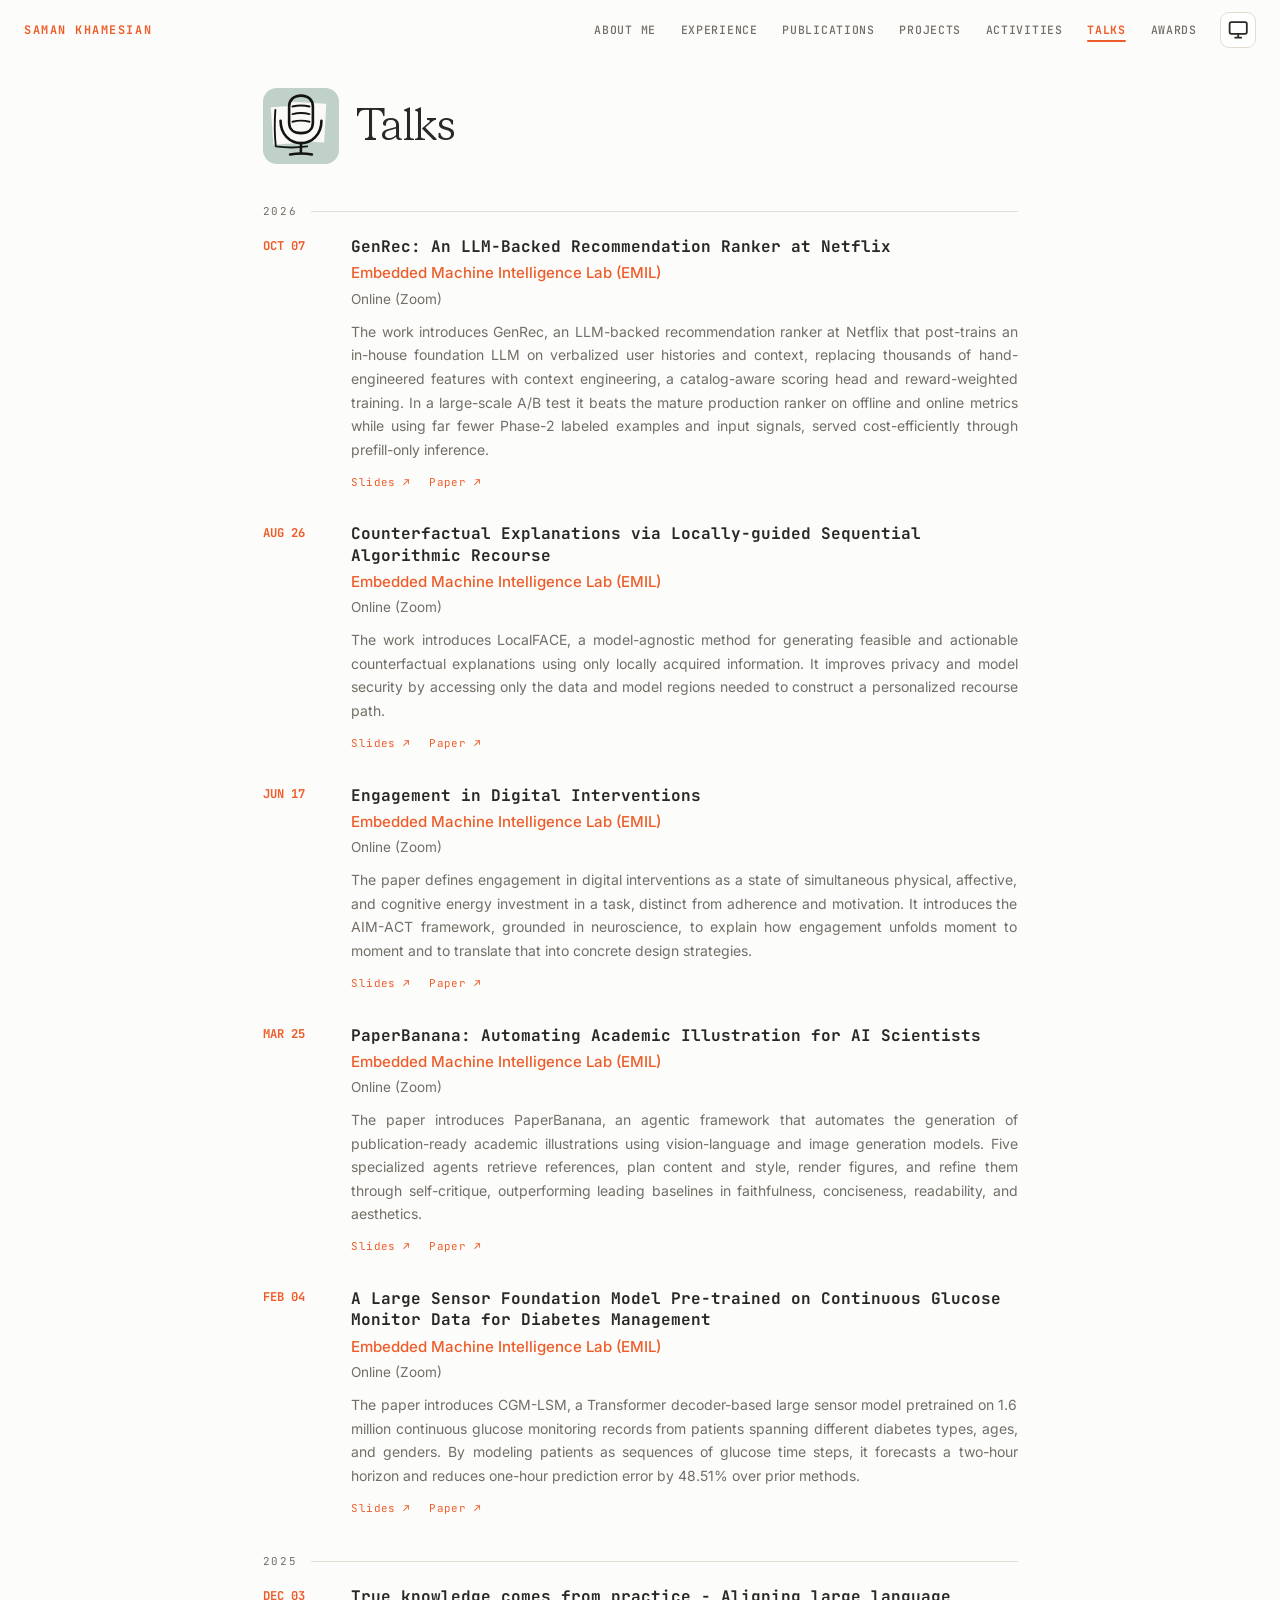
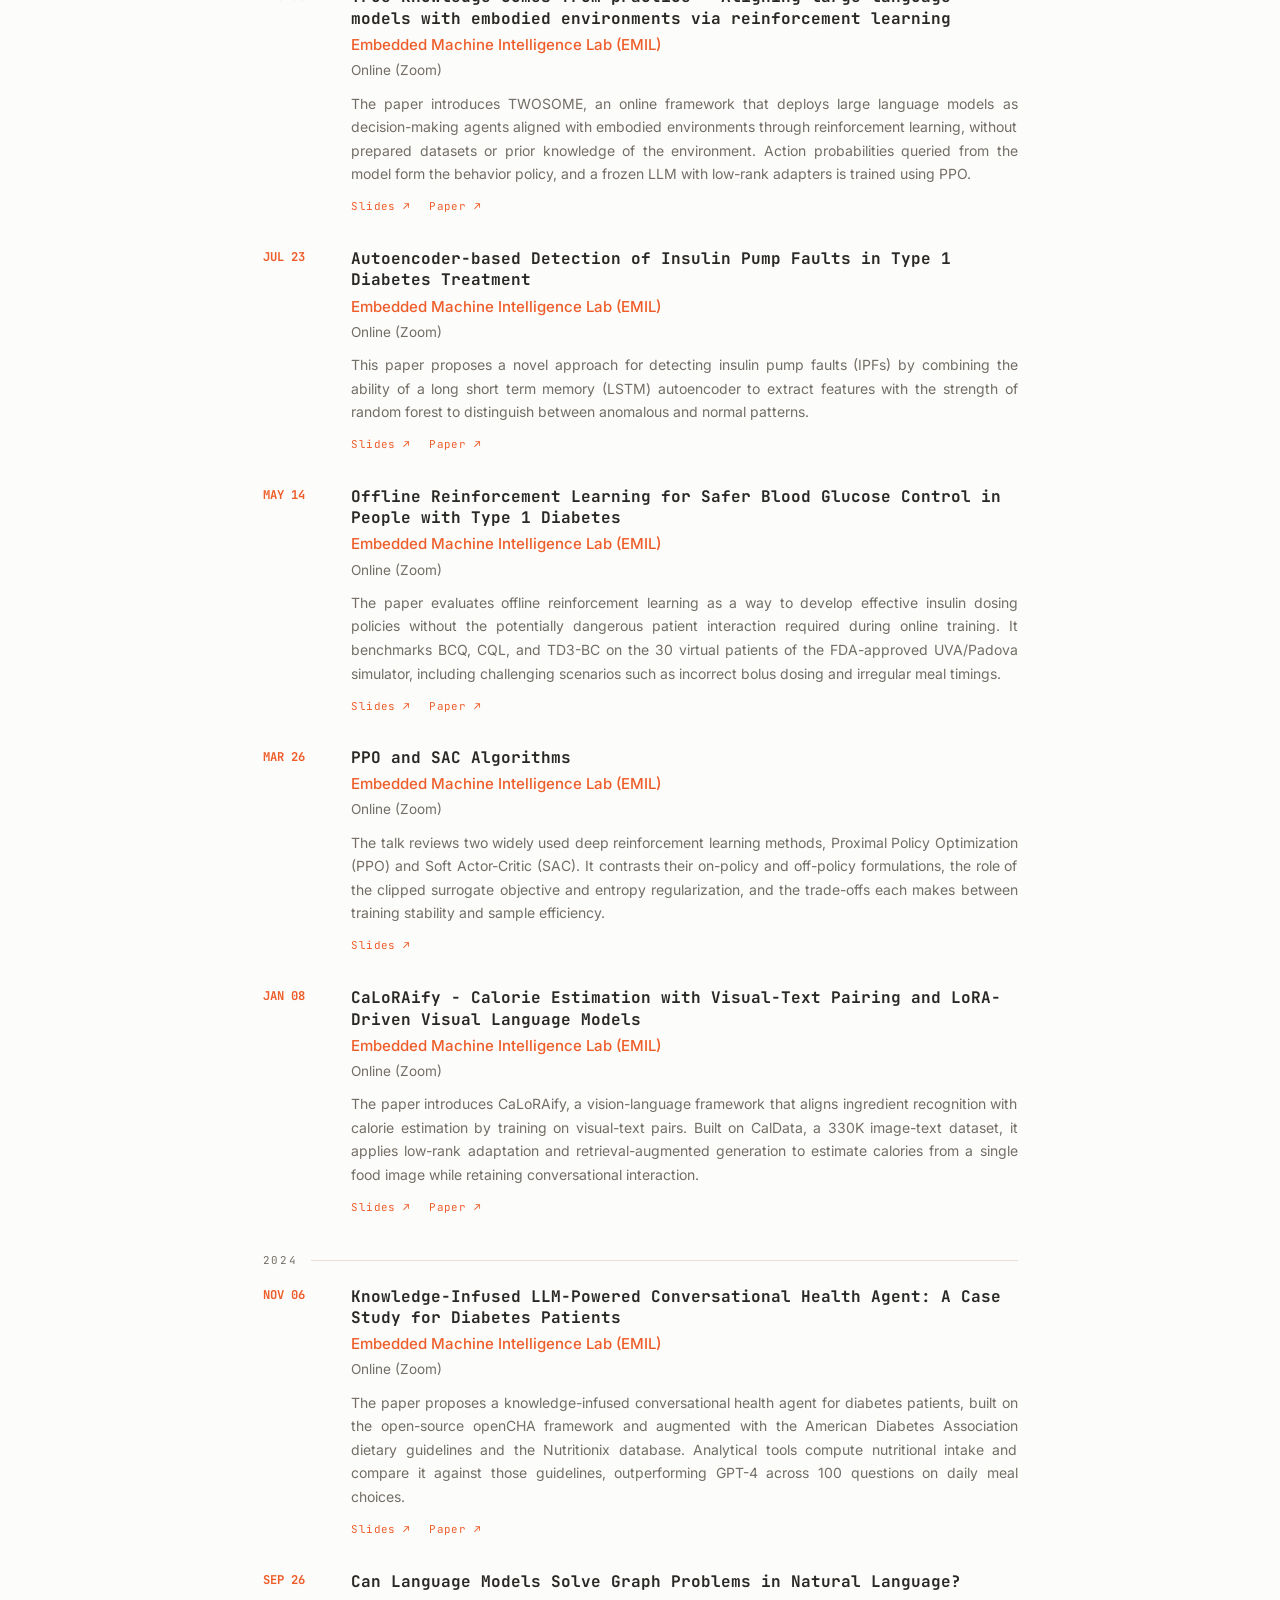
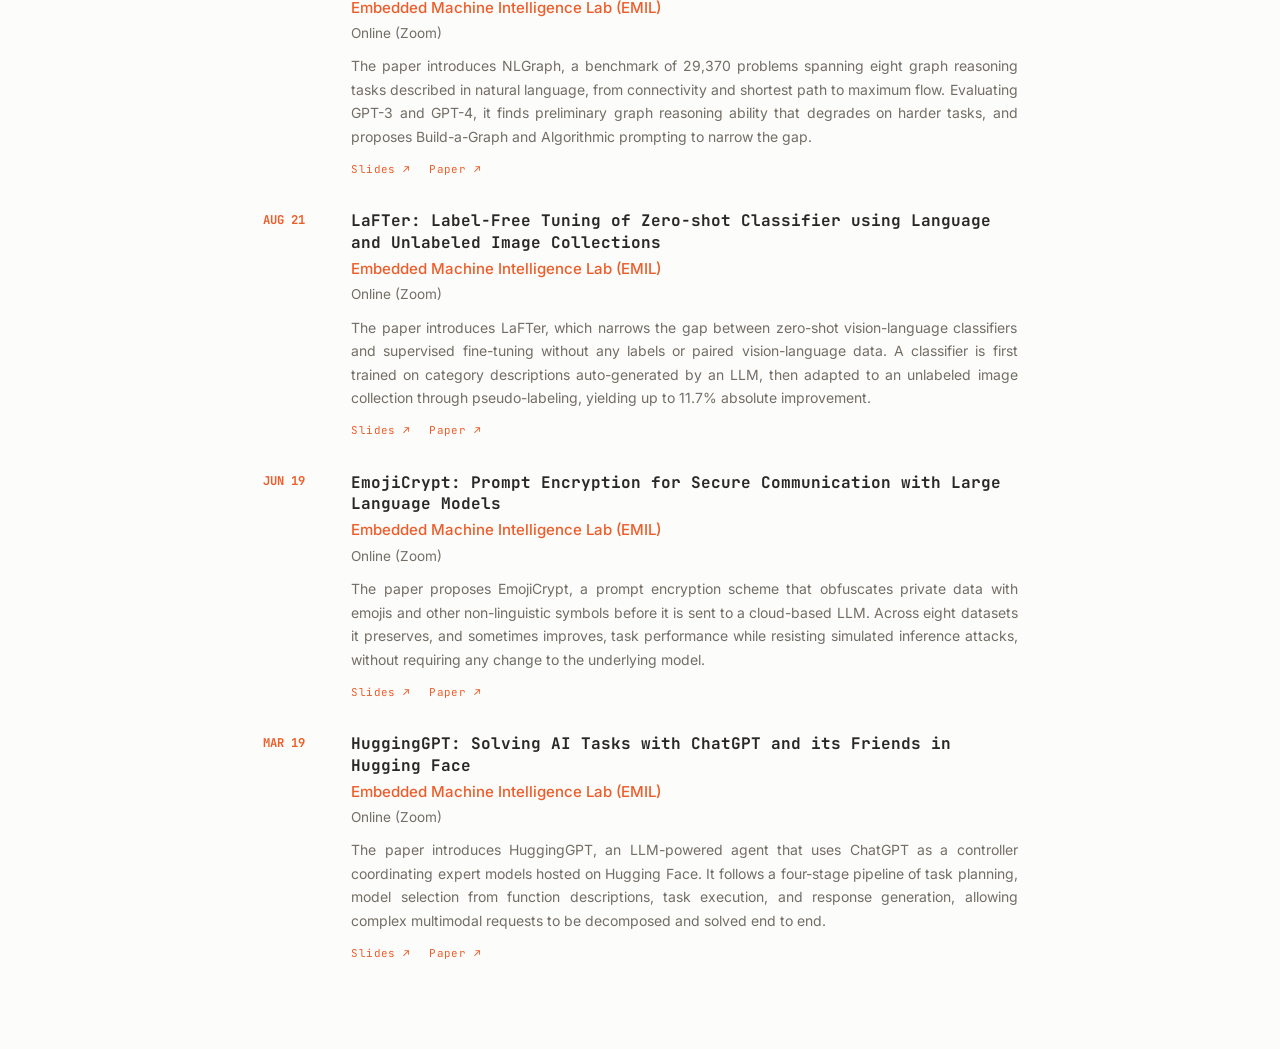
<file: talks.html>
<!DOCTYPE html>
<html lang="en">
<head>
    <meta charset="UTF-8">
    <meta name="viewport" content="width=device-width, initial-scale=1.0">

    <!-- Google Analytics -->
    <script async src="https://www.googletagmanager.com/gtag/js?id=G-1FG36QGWSK"></script>
    <script>
      window.dataLayer = window.dataLayer || [];
      function gtag(){dataLayer.push(arguments);}
      gtag('js', new Date());
      gtag('config', 'G-1FG36QGWSK');
    </script>

    <title>Talks — Saman Khamesian</title>
    <meta name="description" content="Invited talks, conference presentations, and seminars.">
    <link rel="canonical" href="https://samankhamesian.com/talks">
    <meta name="theme-color" content="#FCFCFB" id="themeColorMeta">

    <link rel="preconnect" href="https://fonts.googleapis.com">
    <link rel="preconnect" href="https://fonts.gstatic.com" crossorigin>
    <link href="https://fonts.googleapis.com/css2?family=JetBrains+Mono:wght@400;500;700&family=Inter:wght@400;500;600&display=swap" rel="stylesheet">
    <link rel="stylesheet" href="styles.css">

    <script src="theme.js"></script>
</head>
<body>
    <nav class="nav" id="nav" aria-label="Main">
        <button class="nav-burger" id="navBurger" type="button"
                aria-expanded="false" aria-controls="navLinks" aria-label="Menu">
            <svg class="bars" viewBox="0 0 24 24" fill="none" stroke="currentColor" stroke-width="2.1" stroke-linecap="round" aria-hidden="true"><path d="M4 7h16M4 12h16M4 17h16"/></svg>
            <svg class="x" viewBox="0 0 24 24" fill="none" stroke="currentColor" stroke-width="2.1" stroke-linecap="round" aria-hidden="true"><path d="M6 6l12 12M18 6L6 18"/></svg>
        </button>

        <a class="nav-home" href="/">Saman Khamesian</a>

        <div class="nav-links" id="navLinks">
            <a class="nav-link" href="/">About Me</a>
            <a class="nav-link" href="/experience">Experience</a>
            <a class="nav-link" href="/publications">Publications</a>
            <a class="nav-link" href="/projects">Projects</a>
            <a class="nav-link" href="/activities">Activities</a>
            <a class="nav-link" href="/talks" aria-current="page">Talks</a>
            <a class="nav-link" href="/awards">Awards</a>
            <!-- Personal tab: hidden until the page exists.
                 <a class="nav-link is-soon" href="#" aria-disabled="true">Personal</a> -->
        </div>

        <div class="nav-tools">
            <div class="theme-toggle">
                <button class="theme-btn" id="themeBtn" type="button" data-mode="system"
                        aria-haspopup="true" aria-expanded="false" aria-controls="themeMenu" title="Theme">
                    <svg data-mode="light" viewBox="0 0 24 24" fill="none" stroke="currentColor" stroke-width="1.9" stroke-linecap="round" stroke-linejoin="round" aria-hidden="true" focusable="false">
                        <circle cx="12" cy="12" r="4.1"/>
                        <path d="M12 2.6v2.2M12 19.2v2.2M4.2 12H2M22 12h-2.2M6.3 6.3 4.8 4.8M19.2 19.2l-1.5-1.5M17.7 6.3l1.5-1.5M4.8 19.2l1.5-1.5"/>
                    </svg>
                    <svg data-mode="dark" viewBox="0 0 24 24" fill="currentColor" aria-hidden="true" focusable="false">
                        <path d="M20.3 14.9A8.9 8.9 0 0 1 9.1 3.7a9 9 0 1 0 11.2 11.2z"/>
                    </svg>
                    <svg data-mode="system" viewBox="0 0 24 24" fill="none" stroke="currentColor" stroke-width="1.9" stroke-linecap="round" stroke-linejoin="round" aria-hidden="true" focusable="false">
                        <rect x="2.8" y="4.4" width="18.4" height="12.6" rx="2"/>
                        <path d="M8.8 21h6.4M12 17v4"/>
                    </svg>
                </button>

                <div class="theme-menu" id="themeMenu" role="menu" aria-label="Theme" hidden>
                    <button class="theme-item" type="button" role="menuitemradio" data-set="light" aria-checked="false">
                        <svg class="ti-icon" viewBox="0 0 24 24" fill="none" stroke="currentColor" stroke-width="1.9" stroke-linecap="round" stroke-linejoin="round" aria-hidden="true"><circle cx="12" cy="12" r="4.1"/><path d="M12 2.6v2.2M12 19.2v2.2M4.2 12H2M22 12h-2.2M6.3 6.3 4.8 4.8M19.2 19.2l-1.5-1.5M17.7 6.3l1.5-1.5M4.8 19.2l1.5-1.5"/></svg>
                        <span class="ti-label">Light</span>
                        <svg class="ti-check" viewBox="0 0 24 24" fill="none" stroke="currentColor" stroke-width="2.8" stroke-linecap="round" stroke-linejoin="round" aria-hidden="true"><path d="m5 12.5 4.5 4.5L19 7"/></svg>
                    </button>
                    <button class="theme-item" type="button" role="menuitemradio" data-set="dark" aria-checked="false">
                        <svg class="ti-icon" viewBox="0 0 24 24" fill="currentColor" aria-hidden="true"><path d="M20.3 14.9A8.9 8.9 0 0 1 9.1 3.7a9 9 0 1 0 11.2 11.2z"/></svg>
                        <span class="ti-label">Dark</span>
                        <svg class="ti-check" viewBox="0 0 24 24" fill="none" stroke="currentColor" stroke-width="2.8" stroke-linecap="round" stroke-linejoin="round" aria-hidden="true"><path d="m5 12.5 4.5 4.5L19 7"/></svg>
                    </button>
                    <button class="theme-item" type="button" role="menuitemradio" data-set="system" aria-checked="false">
                        <svg class="ti-icon" viewBox="0 0 24 24" fill="none" stroke="currentColor" stroke-width="1.9" stroke-linecap="round" stroke-linejoin="round" aria-hidden="true"><rect x="2.8" y="4.4" width="18.4" height="12.6" rx="2"/><path d="M8.8 21h6.4M12 17v4"/></svg>
                        <span class="ti-label">System</span>
                        <svg class="ti-check" viewBox="0 0 24 24" fill="none" stroke="currentColor" stroke-width="2.8" stroke-linecap="round" stroke-linejoin="round" aria-hidden="true"><path d="m5 12.5 4.5 4.5L19 7"/></svg>
                    </button>
                </div>
            </div>
        </div>
    </nav>

    <!-- ============================================================
         TALKS
         ============================================================ -->
    <section class="edu" id="talks">
        <div class="edu-head">
            <div class="edu-logo">
                <!-- microphone -->
                <svg viewBox="0 0 320 320" xmlns="http://www.w3.org/2000/svg" role="img" aria-label="Talks">
                    <rect width="320" height="320" rx="18" fill="#BFD1C9"/>
                    <rect x="38" y="76" width="146" height="158" fill="#FAF9F6" transform="rotate(-4 111 155)"/>
                    <rect x="112" y="62" width="150" height="164" fill="#FAF9F6" transform="rotate(3 187 144)"/>
                    <g fill="none" stroke="#141413" stroke-width="8" stroke-linecap="round" stroke-linejoin="round">
                        <path d="M52 92 C 48 146 49 200 54 246 C 100 252 148 251 186 246"/>
                        <path d="M124 78 C 144 73 176 73 196 78"/>
                        <path d="M124 110 C 144 105 176 105 196 110"/>
                        <path d="M124 142 C 144 137 176 137 196 142"/>
                    </g>
                    <g fill="none" stroke="#141413" stroke-width="11" stroke-linecap="round" stroke-linejoin="round">
                        <path d="M160 32 C 128 32 110 52 110 78 C 110 106 110 128 110 146 C 110 172 128 190 160 190 C 192 190 210 172 210 146 C 210 128 210 106 210 78 C 210 52 192 32 160 32 Z"/>
                        <path d="M74 138 C 74 194 112 232 160 232 C 208 232 246 194 246 138"/>
                        <path d="M160 232 C 160 252 160 264 159 274"/>
                        <path d="M114 280 C 146 274 176 274 206 280"/>
                    </g>
                </svg>
            </div>
            <h2>Talks</h2>
        </div>

        <!-- entry template:
        <div class="tk-grp">YEAR</div>
        <ol class="tk-list">
            <li>
                <div class="tk-when">MON D</div>
                <div class="tk-main">
                    <div class="tk-t">Talk title</div>
                    <div class="tk-org">Host or venue</div>
                    <div class="tk-meta">City, Country</div>
                    <p class="tk-desc">Description.</p>
                    <div class="tk-links">
                        <a class="tk-link" href="#" target="_blank" rel="noopener">Slides <span class="arw" aria-hidden="true">&#8599;</span></a>
                    </div>
                </div>
            </li>
        </ol>
        -->

        <div class="tk-grp">2026</div>
        <ol class="tk-list">
            <li>
                <div class="tk-when">OCT 07</div>
                <div class="tk-main">
                    <div class="tk-t">GenRec: An LLM-Backed Recommendation Ranker at Netflix</div>
                    <div class="tk-org">Embedded Machine Intelligence Lab (EMIL)</div>
                    <div class="tk-meta">Online (Zoom)</div>
                    <p class="tk-desc">The work introduces GenRec, an LLM-backed recommendation ranker at Netflix that post-trains an in-house foundation LLM on verbalized user histories and context, replacing thousands of hand-engineered features with context engineering, a catalog-aware scoring head and reward-weighted training. In a large-scale A/B test it beats the mature production ranker on offline and online metrics while using far fewer Phase-2 labeled examples and input signals, served cost-efficiently through prefill-only inference.</p>
                    <div class="tk-links">
                        <a class="tk-link" href="talks/2026-10-genrec.pdf" target="_blank" rel="noopener">Slides <span class="arw" aria-hidden="true">&#8599;</span></a>
                        <a class="tk-link" href="https://arxiv.org/abs/2608.10257" target="_blank" rel="noopener">Paper <span class="arw" aria-hidden="true">&#8599;</span></a>
                    </div>
                </div>
            </li>

            <li>
                <div class="tk-when">AUG 26</div>
                <div class="tk-main">
                    <div class="tk-t">Counterfactual Explanations via Locally-guided Sequential Algorithmic Recourse</div>
                    <div class="tk-org">Embedded Machine Intelligence Lab (EMIL)</div>
                    <div class="tk-meta">Online (Zoom)</div>
                    <p class="tk-desc">The work introduces LocalFACE, a model-agnostic method for generating feasible and actionable counterfactual explanations using only locally acquired information. It improves privacy and model security by accessing only the data and model regions needed to construct a personalized recourse path.</p>
                    <div class="tk-links">
                        <a class="tk-link" href="talks/2026-08-local-face.pdf" target="_blank" rel="noopener">Slides <span class="arw" aria-hidden="true">&#8599;</span></a>
                        <a class="tk-link" href="https://dl.acm.org/doi/10.1145/3770065" target="_blank" rel="noopener">Paper <span class="arw" aria-hidden="true">&#8599;</span></a>
                    </div>
                </div>
            </li>

            <li>
                <div class="tk-when">JUN 17</div>
                <div class="tk-main">
                    <div class="tk-t">Engagement in Digital Interventions</div>
                    <div class="tk-org">Embedded Machine Intelligence Lab (EMIL)</div>
                    <div class="tk-meta">Online (Zoom)</div>
                    <p class="tk-desc">The paper defines engagement in digital interventions as a state of simultaneous physical, affective, and cognitive energy investment in a task, distinct from adherence and motivation. It introduces the AIM-ACT framework, grounded in neuroscience, to explain how engagement unfolds moment to moment and to translate that into concrete design strategies.</p>
                    <div class="tk-links">
                        <a class="tk-link" href="talks/2026-06-engagement.pdf" target="_blank" rel="noopener">Slides <span class="arw" aria-hidden="true">&#8599;</span></a>
                        <a class="tk-link" href="https://pubmed.ncbi.nlm.nih.gov/35298199/" target="_blank" rel="noopener">Paper <span class="arw" aria-hidden="true">&#8599;</span></a>
                    </div>
                </div>
            </li>

            <li>
                <div class="tk-when">MAR 25</div>
                <div class="tk-main">
                    <div class="tk-t">PaperBanana: Automating Academic Illustration for AI Scientists</div>
                    <div class="tk-org">Embedded Machine Intelligence Lab (EMIL)</div>
                    <div class="tk-meta">Online (Zoom)</div>
                    <p class="tk-desc">The paper introduces PaperBanana, an agentic framework that automates the generation of publication-ready academic illustrations using vision-language and image generation models. Five specialized agents retrieve references, plan content and style, render figures, and refine them through self-critique, outperforming leading baselines in faithfulness, conciseness, readability, and aesthetics.</p>
                    <div class="tk-links">
                        <a class="tk-link" href="talks/2026-03-paperbanana.pdf" target="_blank" rel="noopener">Slides <span class="arw" aria-hidden="true">&#8599;</span></a>
                        <a class="tk-link" href="https://dwzhu-pku.github.io/PaperBanana/" target="_blank" rel="noopener">Paper <span class="arw" aria-hidden="true">&#8599;</span></a>
                    </div>
                </div>
            </li>

            <li>
                <div class="tk-when">FEB 04</div>
                <div class="tk-main">
                    <div class="tk-t">A Large Sensor Foundation Model Pre-trained on Continuous Glucose Monitor Data for Diabetes Management</div>
                    <div class="tk-org">Embedded Machine Intelligence Lab (EMIL)</div>
                    <div class="tk-meta">Online (Zoom)</div>
                    <p class="tk-desc">The paper introduces CGM-LSM, a Transformer decoder-based large sensor model pretrained on 1.6 million continuous glucose monitoring records from patients spanning different diabetes types, ages, and genders. By modeling patients as sequences of glucose time steps, it forecasts a two-hour horizon and reduces one-hour prediction error by 48.51% over prior methods.</p>
                    <div class="tk-links">
                        <a class="tk-link" href="talks/2026-02-cgm-lsm.pdf" target="_blank" rel="noopener">Slides <span class="arw" aria-hidden="true">&#8599;</span></a>
                        <a class="tk-link" href="https://www.nature.com/articles/s44401-025-00039-y" target="_blank" rel="noopener">Paper <span class="arw" aria-hidden="true">&#8599;</span></a>
                    </div>
                </div>
            </li>
        </ol>

        <div class="tk-grp">2025</div>
        <ol class="tk-list">
            <li>
                <div class="tk-when">DEC 03</div>
                <div class="tk-main">
                    <div class="tk-t">True knowledge comes from practice - Aligning large language models with embodied environments via reinforcement learning</div>
                    <div class="tk-org">Embedded Machine Intelligence Lab (EMIL)</div>
                    <div class="tk-meta">Online (Zoom)</div>
                    <p class="tk-desc">The paper introduces TWOSOME, an online framework that deploys large language models as decision-making agents aligned with embodied environments through reinforcement learning, without prepared datasets or prior knowledge of the environment. Action probabilities queried from the model form the behavior policy, and a frozen LLM with low-rank adapters is trained using PPO.</p>
                    <div class="tk-links">
                        <a class="tk-link" href="talks/2025-12-twosome.pdf" target="_blank" rel="noopener">Slides <span class="arw" aria-hidden="true">&#8599;</span></a>
                        <a class="tk-link" href="https://arxiv.org/abs/2401.14151" target="_blank" rel="noopener">Paper <span class="arw" aria-hidden="true">&#8599;</span></a>
                    </div>
                </div>
            </li>

            <li>
                <div class="tk-when">JUL 23</div>
                <div class="tk-main">
                    <div class="tk-t">Autoencoder-based Detection of Insulin Pump Faults in Type 1 Diabetes Treatment</div>
                    <div class="tk-org">Embedded Machine Intelligence Lab (EMIL)</div>
                    <div class="tk-meta">Online (Zoom)</div>
                    <p class="tk-desc">This paper proposes a novel approach for detecting insulin pump faults (IPFs) by combining the ability of a long short term memory (LSTM) autoencoder to extract features with the strength of random forest to distinguish between anomalous and normal patterns.</p>
                    <div class="tk-links">
                        <a class="tk-link" href="talks/2025-07-autoencoder.pdf" target="_blank" rel="noopener">Slides <span class="arw" aria-hidden="true">&#8599;</span></a>
                        <a class="tk-link" href="https://ieeexplore.ieee.org/document/10803083" target="_blank" rel="noopener">Paper <span class="arw" aria-hidden="true">&#8599;</span></a>
                    </div>
                </div>
            </li>

            <li>
                <div class="tk-when">MAY 14</div>
                <div class="tk-main">
                    <div class="tk-t">Offline Reinforcement Learning for Safer Blood Glucose Control in People with Type 1 Diabetes</div>
                    <div class="tk-org">Embedded Machine Intelligence Lab (EMIL)</div>
                    <div class="tk-meta">Online (Zoom)</div>
                    <p class="tk-desc">The paper evaluates offline reinforcement learning as a way to develop effective insulin dosing policies without the potentially dangerous patient interaction required during online training. It benchmarks BCQ, CQL, and TD3-BC on the 30 virtual patients of the FDA-approved UVA/Padova simulator, including challenging scenarios such as incorrect bolus dosing and irregular meal timings.</p>
                    <div class="tk-links">
                        <a class="tk-link" href="talks/2025-05-offline-rl.pdf" target="_blank" rel="noopener">Slides <span class="arw" aria-hidden="true">&#8599;</span></a>
                        <a class="tk-link" href="https://www.sciencedirect.com/science/article/pii/S1532046423000977" target="_blank" rel="noopener">Paper <span class="arw" aria-hidden="true">&#8599;</span></a>
                    </div>
                </div>
            </li>

            <li>
                <div class="tk-when">MAR 26</div>
                <div class="tk-main">
                    <div class="tk-t">PPO and SAC Algorithms</div>
                    <div class="tk-org">Embedded Machine Intelligence Lab (EMIL)</div>
                    <div class="tk-meta">Online (Zoom)</div>
                    <p class="tk-desc">The talk reviews two widely used deep reinforcement learning methods, Proximal Policy Optimization (PPO) and Soft Actor-Critic (SAC). It contrasts their on-policy and off-policy formulations, the role of the clipped surrogate objective and entropy regularization, and the trade-offs each makes between training stability and sample efficiency.</p>
                    <div class="tk-links">
                        <a class="tk-link" href="talks/2025-03-ppo.pdf" target="_blank" rel="noopener">Slides <span class="arw" aria-hidden="true">&#8599;</span></a>
                    </div>
                </div>
            </li>

            <li>
                <div class="tk-when">JAN 08</div>
                <div class="tk-main">
                    <div class="tk-t">CaLoRAify - Calorie Estimation with Visual-Text Pairing and LoRA-Driven Visual Language Models</div>
                    <div class="tk-org">Embedded Machine Intelligence Lab (EMIL)</div>
                    <div class="tk-meta">Online (Zoom)</div>
                    <p class="tk-desc">The paper introduces CaLoRAify, a vision-language framework that aligns ingredient recognition with calorie estimation by training on visual-text pairs. Built on CalData, a 330K image-text dataset, it applies low-rank adaptation and retrieval-augmented generation to estimate calories from a single food image while retaining conversational interaction.</p>
                    <div class="tk-links">
                        <a class="tk-link" href="talks/2025-01-caloraify.pdf" target="_blank" rel="noopener">Slides <span class="arw" aria-hidden="true">&#8599;</span></a>
                        <a class="tk-link" href="https://arxiv.org/abs/2412.09936" target="_blank" rel="noopener">Paper <span class="arw" aria-hidden="true">&#8599;</span></a>
                    </div>
                </div>
            </li>
        </ol>

        <div class="tk-grp">2024</div>
        <ol class="tk-list">
            <li>
                <div class="tk-when">NOV 06</div>
                <div class="tk-main">
                    <div class="tk-t">Knowledge-Infused LLM-Powered Conversational Health Agent: A Case Study for Diabetes Patients</div>
                    <div class="tk-org">Embedded Machine Intelligence Lab (EMIL)</div>
                    <div class="tk-meta">Online (Zoom)</div>
                    <p class="tk-desc">The paper proposes a knowledge-infused conversational health agent for diabetes patients, built on the open-source openCHA framework and augmented with the American Diabetes Association dietary guidelines and the Nutritionix database. Analytical tools compute nutritional intake and compare it against those guidelines, outperforming GPT-4 across 100 questions on daily meal choices.</p>
                    <div class="tk-links">
                        <a class="tk-link" href="talks/2024-11-llm.pdf" target="_blank" rel="noopener">Slides <span class="arw" aria-hidden="true">&#8599;</span></a>
                        <a class="tk-link" href="https://ieeexplore.ieee.org/document/10781547" target="_blank" rel="noopener">Paper <span class="arw" aria-hidden="true">&#8599;</span></a>
                    </div>
                </div>
            </li>

            <li>
                <div class="tk-when">SEP 26</div>
                <div class="tk-main">
                    <div class="tk-t">Can Language Models Solve Graph Problems in Natural Language?</div>
                    <div class="tk-org">Embedded Machine Intelligence Lab (EMIL)</div>
                    <div class="tk-meta">Online (Zoom)</div>
                    <p class="tk-desc">The paper introduces NLGraph, a benchmark of 29,370 problems spanning eight graph reasoning tasks described in natural language, from connectivity and shortest path to maximum flow. Evaluating GPT-3 and GPT-4, it finds preliminary graph reasoning ability that degrades on harder tasks, and proposes Build-a-Graph and Algorithmic prompting to narrow the gap.</p>
                    <div class="tk-links">
                        <a class="tk-link" href="talks/2024-09-graph.pdf" target="_blank" rel="noopener">Slides <span class="arw" aria-hidden="true">&#8599;</span></a>
                        <a class="tk-link" href="https://proceedings.neurips.cc/paper_files/paper/2023/file/622afc4edf2824a1b6aaf5afe153fa93-Paper-Conference.pdf" target="_blank" rel="noopener">Paper <span class="arw" aria-hidden="true">&#8599;</span></a>
                    </div>
                </div>
            </li>

            <li>
                <div class="tk-when">AUG 21</div>
                <div class="tk-main">
                    <div class="tk-t">LaFTer: Label-Free Tuning of Zero-shot Classifier using Language and Unlabeled Image Collections</div>
                    <div class="tk-org">Embedded Machine Intelligence Lab (EMIL)</div>
                    <div class="tk-meta">Online (Zoom)</div>
                    <p class="tk-desc">The paper introduces LaFTer, which narrows the gap between zero-shot vision-language classifiers and supervised fine-tuning without any labels or paired vision-language data. A classifier is first trained on category descriptions auto-generated by an LLM, then adapted to an unlabeled image collection through pseudo-labeling, yielding up to 11.7% absolute improvement.</p>
                    <div class="tk-links">
                        <a class="tk-link" href="talks/2024-08-lafter.pdf" target="_blank" rel="noopener">Slides <span class="arw" aria-hidden="true">&#8599;</span></a>
                        <a class="tk-link" href="https://proceedings.neurips.cc/paper_files/paper/2023/file/123a18dfd821c8b440f42a00a27648d6-Paper-Conference.pdf" target="_blank" rel="noopener">Paper <span class="arw" aria-hidden="true">&#8599;</span></a>
                    </div>
                </div>
            </li>

            <li>
                <div class="tk-when">JUN 19</div>
                <div class="tk-main">
                    <div class="tk-t">EmojiCrypt: Prompt Encryption for Secure Communication with Large Language Models</div>
                    <div class="tk-org">Embedded Machine Intelligence Lab (EMIL)</div>
                    <div class="tk-meta">Online (Zoom)</div>
                    <p class="tk-desc">The paper proposes EmojiCrypt, a prompt encryption scheme that obfuscates private data with emojis and other non-linguistic symbols before it is sent to a cloud-based LLM. Across eight datasets it preserves, and sometimes improves, task performance while resisting simulated inference attacks, without requiring any change to the underlying model.</p>
                    <div class="tk-links">
                        <a class="tk-link" href="talks/2024-06-emoji.pdf" target="_blank" rel="noopener">Slides <span class="arw" aria-hidden="true">&#8599;</span></a>
                        <a class="tk-link" href="https://arxiv.org/abs/2402.05868" target="_blank" rel="noopener">Paper <span class="arw" aria-hidden="true">&#8599;</span></a>
                    </div>
                </div>
            </li>

            <li>
                <div class="tk-when">MAR 19</div>
                <div class="tk-main">
                    <div class="tk-t">HuggingGPT: Solving AI Tasks with ChatGPT and its Friends in Hugging Face</div>
                    <div class="tk-org">Embedded Machine Intelligence Lab (EMIL)</div>
                    <div class="tk-meta">Online (Zoom)</div>
                    <p class="tk-desc">The paper introduces HuggingGPT, an LLM-powered agent that uses ChatGPT as a controller coordinating expert models hosted on Hugging Face. It follows a four-stage pipeline of task planning, model selection from function descriptions, task execution, and response generation, allowing complex multimodal requests to be decomposed and solved end to end.</p>
                    <div class="tk-links">
                        <a class="tk-link" href="talks/2024-03-hugging-gpt.pdf" target="_blank" rel="noopener">Slides <span class="arw" aria-hidden="true">&#8599;</span></a>
                        <a class="tk-link" href="https://proceedings.neurips.cc/paper_files/paper/2023/file/77c33e6a367922d003ff102ffb92b658-Paper-Conference.pdf" target="_blank" rel="noopener">Paper <span class="arw" aria-hidden="true">&#8599;</span></a>
                    </div>
                </div>
            </li>
        </ol>

    </section>

    <script src="site.js"></script>
</body>
</html>
</file>
<file: styles.css>
/* ===========================================================
   Saman Khamesian — shared stylesheet
   Loaded by every page. Nothing here is page-specific; the
   only thing that changes per page is which blocks of markup
   are present.

   FILE ORDER
     1  Fonts
     2  Tokens (:root) and dark theme
     3  Base / reset
     4  Sticky nav and theme control
     5  Binary background
     6  Hero (home only)
     7  Overview cards (home only)
     8  Sections and the education timeline
     9  Publications      .pub-
    10  Projects          .pj-
    11  Awards and honors .aw-
    12  Activities        .ac-
    13  Talks             .tk-
    14  Media queries — every responsive rule on the site

   Every page block is prefixed so nothing collides. All the
   phone and tablet rules live together at the bottom, so
   changing how something behaves on mobile means editing one
   place rather than hunting through the file.
   =========================================================== */


/* ===========================================================
   1  FONTS
   ===========================================================
   Anthropic Serif, self-hosted, headings only. One variable
   font: wght 300..800, opsz 16..48. The weight RANGE below is
   what tells the browser the axis exists — with a single value
   it assumes the file only has Light and FAKES any other weight
   by smearing the outlines, which is what swallowed the space
   in "Work Experience". */
@font-face {
    font-family: 'Anthropic Serif';
    src: url('fonts/AnthropicSerif.woff2') format('woff2');
    font-weight: 300 800;
    font-style: normal;
    font-display: swap;
}


/* ===========================================================
   2  TOKENS
   =========================================================== */
:root {
    --bg-color: #FCFCFB;
    --text-primary: #2A2825;
    --text-secondary: #736E65;
    --accent: #EE5D29;
    --border-color: #E6DFD5;
    --icon-bg: #FFFFFF;
    --icon-fg: #2A2825;
    --icon-border: #E2DCD3;
    --heading: #2A2825;

    /* terminal window */
    --term-bg: #FFFFFF;
    --term-border: #DCD7CF;
    --term-bar: linear-gradient(#F7F6F4, #EAE8E4);
    --term-bar-border: #DCD7CF;
    --term-shadow: 0 20px 44px rgba(44, 44, 42, 0.15),
                   0 2px 6px rgba(44, 44, 42, 0.08);

    /* Theme control — button + dropdown panel. These FOLLOW the
       page theme instead of inverting it, so a light page gets a
       light button. That's the opposite of --icon-bg, which
       inverts on purpose so the profile tiles stay high-contrast. */
    --tbtn-bg: #FFFFFF;
    --tbtn-fg: #2A2825;
    --tbtn-border: #E2DCD3;
    --menu-bg: #FFFFFF;
    --menu-border: #E2DCD3;
    --menu-hover: #F3F1ED;
    --menu-shadow: 0 16px 36px rgba(44, 44, 42, 0.16),
                   0 2px 6px rgba(44, 44, 42, 0.08);

    /* sticky bar surface — translucent so the binary rows blur
       past underneath instead of being covered */
    --nav-bg: rgba(252, 252, 251, 0.82);
    --nav-border: #E6DFD5;

    /* overview cards */
    --card-bg: #FFFFFF;
    --card-border: #E6DFD5;
    --card-shadow: 0 1px 2px rgba(44, 44, 42, 0.05);
    --card-shadow-hi: 0 18px 40px rgba(44, 44, 42, 0.14),
                      0 2px 6px rgba(44, 44, 42, 0.07);

    /* Gutter between the four cards. Deliberately a whole number:
       grid subtracts the gap and splits the remainder, so a
       fractional gap can leave the two columns half a pixel apart. */
    --hub-gap: 18px;

    --bin-opacity: 0.55;
    --dot-glow: rgba(238, 93, 41, 0.14);
    --hover-shadow: rgba(44, 44, 42, 0.30);

    /* ASCII art metrics — --icon-size also sets the Download
       Resume pill's height and the theme button, so all three
       stay the same size. */
    --art-font-size: 0.7rem;
    --icon-size: 36px;
    --icon-radius: 9px;
    --hero-gap: 1.25rem;

    /* sticky bar height — everything below clears it */
    --nav-h: 3.75rem;
    --nav-reserve: calc(var(--nav-h) + 1.75rem);

    --font-mono: 'Anthropic Mono', 'JetBrains Mono', ui-monospace,
                 SFMono-Regular, Menlo, monospace;
    --font-serif: 'Anthropic Serif', 'Iowan Old Style', Georgia, serif;

    --edu-logo-size: 76px;   /* section heading tile */
    --card-logo-size: 58px;  /* overview card tile  */
    --edu-rail: 16px;        /* left edge -> timeline line */

    /* Width of the forced gap between words in headings.
       This is the dial — nothing else needs touching. */
    --head-space: 0.3em;

    /* Home column. #page is scaled by fitViewport(), so what you
       see on screen is this value times that scale. */
    --col: 1100px;

    /* Subpage column (Experience, Publications, ...). Those pages
       have no hero to measure against, so this is the dial that
       matches them to the home page's on-screen width. */
    --col-sub: 755px;

    /* activities photos — see section 12 */
    --ac-pic-w: 240px;    /* one width for every photo, both orientations */
    --ac-pic-mr: 20px;    /* space between a floated photo and the text   */
    --ac-pic-mb: 10px;    /* space under it before a line runs full width */
}

/* ---------- dark theme — only colors change here, no layout
   values. Set by theme.js on <html data-theme="dark"> before
   first paint. ---------- */
html[data-theme="dark"] {
    --bg-color: #181818;            /* rgb(24,24,24) */
    --text-primary: #EDEAE4;
    --text-secondary: #A29B92;
    --accent: #EE5D29;              /* orange stays orange */
    --border-color: #3A3735;
    --icon-bg: #2C2C2A;             /* dark tiles, light glyphs */
    --icon-fg: #EDEAE4;
    --icon-border: #3A3735;
    --heading: #FFFFFF;

    --term-bg: #1F1F1E;             /* same surface as the cards */
    --term-border: #3A3735;
    --term-bar: #383633;            /* rgb(56,54,51)  macOS bar  */
    --term-bar-border: #2B2B2B;
    --term-shadow: 0 22px 48px rgba(0, 0, 0, 0.55),
                   0 2px 8px rgba(0, 0, 0, 0.40);

    --tbtn-bg: #232322;
    --tbtn-fg: #EDEAE4;
    --tbtn-border: #3A3735;
    --menu-bg: #2A2A28;
    --menu-border: #3A3735;
    --menu-hover: #383633;
    --menu-shadow: 0 18px 40px rgba(0, 0, 0, 0.60),
                   0 2px 8px rgba(0, 0, 0, 0.45);

    --nav-bg: rgba(24, 24, 24, 0.82);
    --nav-border: #3A3735;

    --card-bg: #1F1F1E;
    --card-border: #3A3735;
    --card-shadow: 0 1px 2px rgba(0, 0, 0, 0.4);
    --card-shadow-hi: 0 20px 44px rgba(0, 0, 0, 0.6),
                      0 2px 8px rgba(0, 0, 0, 0.45);

    --bin-opacity: 0.42;
    --dot-glow: rgba(238, 93, 41, 0.20);
    --hover-shadow: rgba(0, 0, 0, 0.55);

    color-scheme: dark;
}


/* ===========================================================
   3  BASE
   =========================================================== */
* { box-sizing: border-box; margin: 0; padding: 0; }

/* min-height (not height) so the body can grow past one screen */
html, body { min-height: 100%; }
html {
    background-color: var(--bg-color);   /* no white overscroll flash */
    scroll-behavior: smooth;
}
body {
    background-color: var(--bg-color);
    color: var(--text-primary);
    font-family: 'Inter', sans-serif;
    display: flex;
    flex-direction: column;
    align-items: center;
    padding: var(--nav-reserve) 1.5rem 1.5rem;
    position: relative;
    overflow-x: hidden;
    transition: background-color 0.3s ease, color 0.3s ease;
}


/* ===========================================================
   4  STICKY NAV
   DOM order is burger -> name -> links -> tools, which gives
   the desktop row (name left, tabs right) and the mobile row
   (burger left, name beside it, theme right) with no duplicated
   markup — only `order` and `display` change in section 14.
   =========================================================== */
.nav {
    position: fixed;
    top: 0; left: 0; right: 0;
    height: var(--nav-h);
    z-index: 40;
    display: flex;
    align-items: center;
    gap: 0.75rem;
    padding: 0 1.5rem;
    background: var(--nav-bg);
    border-bottom: 1px solid transparent;
    -webkit-backdrop-filter: saturate(180%) blur(14px);
    backdrop-filter: saturate(180%) blur(14px);
    transition: border-color 0.25s ease, box-shadow 0.25s ease,
                background-color 0.3s ease;
}
/* hairline + shadow only appear once you've scrolled, so the bar
   is invisible against the hero on first paint */
.nav.is-stuck {
    border-bottom-color: var(--nav-border);
    box-shadow: 0 1px 14px rgba(44, 44, 42, 0.06);
}
html[data-theme="dark"] .nav.is-stuck { box-shadow: 0 1px 14px rgba(0, 0, 0, 0.45); }

.nav-home {
    font-family: var(--font-mono);
    font-size: 0.74rem;
    font-weight: 700;
    letter-spacing: 0.13em;
    text-transform: uppercase;
    color: var(--accent);
    text-decoration: none;
    flex: 0 0 auto;
    white-space: nowrap;
    padding: 0.3rem 0;
}
.nav-home:focus-visible { outline: 2px solid var(--accent); outline-offset: 4px; }

.nav-links { display: flex; align-items: center; gap: 0.15rem; margin-left: auto; }
.nav-link {
    font-family: var(--font-mono);
    font-size: 0.72rem;
    font-weight: 500;
    letter-spacing: 0.06em;
    text-transform: uppercase;
    color: var(--text-secondary);
    text-decoration: none;
    padding: 0.5rem 0.7rem;
    border-radius: 8px;
    position: relative;
    white-space: nowrap;
    transition: color 0.18s ease, background-color 0.18s ease;
}
.nav-link:hover { color: var(--text-primary); background: var(--menu-hover); }
.nav-link:focus-visible { outline: 2px solid var(--accent); outline-offset: 2px; }
.nav-link[aria-current="page"] { color: var(--accent); font-weight: 700; }
.nav-link[aria-current="page"]::after {
    content: '';
    position: absolute;
    left: 0.7rem; right: 0.7rem; bottom: 0.18rem;
    height: 2px; border-radius: 2px;
    background: var(--accent);
}
/* pages that don't exist yet — visible but clearly not ready */
.nav-link.is-soon { opacity: 0.45; cursor: default; }
.nav-link.is-soon:hover { background: transparent; color: var(--text-secondary); }

.nav-tools { display: flex; align-items: center; gap: 0.5rem; flex: 0 0 auto; }
.nav-burger { display: none; }

/* ---------- theme control ---------- */
.theme-toggle { position: relative; }
.theme-btn {
    width: var(--icon-size);
    height: var(--icon-size);
    padding: 0;
    border: 1px solid var(--tbtn-border);
    cursor: pointer;
    border-radius: var(--icon-radius);
    background-color: var(--tbtn-bg);
    color: var(--tbtn-fg);
    display: flex;
    align-items: center;
    justify-content: center;
    transition: transform 0.22s cubic-bezier(0.22, 1, 0.36, 1),
                box-shadow 0.22s ease, background-color 0.3s ease,
                color 0.3s ease, border-color 0.3s ease;
}
.theme-btn svg { width: 66%; height: 66%; display: none; pointer-events: none; }
/* the button shows the icon of the SELECTED mode, so System shows
   the display icon rather than the resolved sun/moon */
.theme-btn[data-mode="light"]  svg[data-mode="light"],
.theme-btn[data-mode="dark"]   svg[data-mode="dark"],
.theme-btn[data-mode="system"] svg[data-mode="system"] { display: block; }
.theme-btn:hover,
.theme-btn:focus-visible,
.theme-btn[aria-expanded="true"] {
    transform: translateY(-2px) scale(1.08);
    box-shadow: 0 8px 18px var(--hover-shadow);
}
.theme-btn:focus-visible { outline: 3px solid var(--accent); outline-offset: 4px; }

.theme-menu {
    position: absolute;
    top: calc(100% + 10px);
    right: 0;
    min-width: 176px;
    padding: 6px;
    background: var(--menu-bg);
    border: 1px solid var(--menu-border);
    border-radius: 14px;
    box-shadow: var(--menu-shadow);
    display: flex;
    flex-direction: column;
    gap: 2px;
    z-index: 50;
    transform-origin: top right;
    animation: menuIn 0.15s cubic-bezier(0.22, 1, 0.36, 1);
}
.theme-menu[hidden] { display: none; }
@keyframes menuIn {
    from { opacity: 0; transform: translateY(-6px) scale(0.96); }
    to   { opacity: 1; transform: translateY(0) scale(1); }
}
.theme-item {
    display: flex;
    align-items: center;
    gap: 0.75rem;
    width: 100%;
    padding: 0.52rem 0.6rem;
    border: 0;
    background: transparent;
    border-radius: 9px;
    cursor: pointer;
    font-family: 'Inter', sans-serif;
    font-size: 0.88rem;
    color: var(--text-primary);
    text-align: left;
    transition: background-color 0.15s ease;
}
.theme-item:hover { background: var(--menu-hover); }
.theme-item:focus-visible { outline: 2px solid var(--accent); outline-offset: -2px; }
.ti-icon { width: 17px; height: 17px; flex: 0 0 auto; color: var(--text-secondary); }
.ti-label { flex: 1; }
.ti-check { width: 15px; height: 15px; flex: 0 0 auto; color: var(--accent); opacity: 0; }
.theme-item[aria-checked="true"] { font-weight: 500; }
.theme-item[aria-checked="true"] .ti-icon { color: var(--text-primary); }
.theme-item[aria-checked="true"] .ti-check { opacity: 1; }


/* ===========================================================
   5  ANIMATED BINARY BACKGROUND
   absolute (not fixed) = stays at the top of the page and
   scrolls away, so you only ever see these 6 rows
   =========================================================== */
.bin-rows {
    position: absolute;
    top: 0; left: 0; right: 0;
    height: 100vh;
    z-index: 0;
    pointer-events: none;
    overflow: hidden;
    -webkit-mask-image: linear-gradient(90deg, black 0%, black 10%, transparent 22%, transparent 78%, black 90%, black 100%);
    mask-image: linear-gradient(90deg, black 0%, black 10%, transparent 22%, transparent 78%, black 90%, black 100%);
}
.bin-row {
    position: absolute;
    left: 0;
    width: max-content;
    white-space: nowrap;
    color: var(--accent);
    font-family: 'JetBrains Mono', ui-monospace, monospace;
    font-size: 26px;
    letter-spacing: 55px;
    opacity: var(--bin-opacity);
    will-change: transform;
    animation-name: flowRight;
    animation-timing-function: linear;
    animation-iteration-count: infinite;
}
.bin-row .half { display: inline-block; }
@keyframes flowRight {
    from { transform: translateX(-50%); }
    to   { transform: translateX(0%); }
}


/* ===========================================================
   6  HERO (home only)
   =========================================================== */
/* page column — JS scales this to fit the viewport */
.page {
    max-width: var(--col);
    width: 110%;
    position: relative;
    z-index: 1;
    transform-origin: top center;
}

.hero {
    display: flex;
    align-items: center;
    justify-content: center;
    gap: var(--hero-gap);
}
.name-wrap { flex: 0 1 auto; min-width: 0; max-width: 100%; }
.art-fit { width: 100%; overflow: hidden; }
.name-block { display: block; width: max-content; transform-origin: left top; }
.name {
    font-family: ui-monospace, monospace;
    font-weight: 700;
    font-size: var(--art-font-size);
    line-height: 1;
    color: var(--accent);
    white-space: pre;
    margin: 0;
    display: block;
}
.photo-frame {
    flex-shrink: 0;
    /* fallback only — fitPhoto() overrides this with the exact
       height of the name block so the two align top and bottom */
    width: clamp(150px, 20vw, 230px);
    height: clamp(150px, 20vw, 230px);
    border-radius: 50%;
    overflow: hidden;
}
.photo-frame img { width: 100%; height: 100%; object-fit: cover; display: block; }

/* ---------- action row — Download Resume pill first, then the
   profile tiles, spread edge to edge across the name block so
   the last tile lands flush with the final ASCII character.
   space-between splits the leftover width EQUALLY between every
   pair, so all the gaps stay identical on their own; the 0.5rem
   gap below is only the floor if space runs out. ---------- */
.socials {
    display: flex;
    flex-wrap: wrap;
    justify-content: space-between;
    align-items: center;
    gap: 0.5rem;
    width: 100%;
    margin-top: 1.25rem;
}
.social {
    width: var(--icon-size);
    height: var(--icon-size);
    flex: 0 0 auto;
    border-radius: var(--icon-radius);
    background-color: var(--icon-bg);
    color: var(--icon-fg);
    border: 1px solid var(--icon-border);
    display: flex;
    align-items: center;
    justify-content: center;
    text-decoration: none;
    position: relative;
    transition: transform 0.22s cubic-bezier(0.22, 1, 0.36, 1),
                box-shadow 0.22s ease, background-color 0.3s ease,
                color 0.3s ease, border-color 0.3s ease;
}
/* invisible 44px tap target, visual size unchanged */
.social::after {
    content: '';
    position: absolute;
    top: 50%; left: 50%;
    transform: translate(-50%, -50%);
    width: max(100%, 44px);
    height: max(100%, 44px);
}
.social svg { width: 70%; height: 70%; display: block; pointer-events: none; }
.social:hover, .social:focus-visible {
    transform: translateY(-4px) scale(1.12);
    box-shadow: 0 10px 22px var(--hover-shadow);
}
.social:focus-visible { outline: 3px solid var(--accent); outline-offset: 4px; }

/* Download Resume — the one orange thing in the row. It sits on
   the same surface as the tiles but outlined in the accent, then
   fills solid orange on hover so it reads as the primary action
   without shouting at rest. */
.resume {
    display: inline-flex;
    align-items: center;
    justify-content: center;
    gap: 0.45rem;
    flex: 0 0 auto;
    height: var(--icon-size);
    padding: 0 0.8rem;
    border-radius: var(--icon-radius);
    background-color: var(--icon-bg);
    color: var(--accent);
    border: 1.5px solid var(--accent);
    font-family: var(--font-mono);
    font-size: 0.66rem;
    font-weight: 700;
    letter-spacing: 0.04em;
    text-decoration: none;
    white-space: nowrap;
    transition: transform 0.22s cubic-bezier(0.22, 1, 0.36, 1),
                box-shadow 0.22s ease, background-color 0.3s ease,
                color 0.3s ease, border-color 0.3s ease;
}
.resume svg { width: 13px; height: 13px; flex: 0 0 auto; pointer-events: none; }
.resume:hover, .resume:focus-visible {
    transform: translateY(-4px) scale(1.06);
    box-shadow: 0 10px 22px var(--hover-shadow);
    background-color: var(--accent);
    border-color: var(--accent);
    color: #FFFFFF;
}
.resume:focus-visible { outline: 3px solid var(--accent); outline-offset: 4px; }

/* ---------- terminal bio ---------- */
.bio { margin: 1.5rem auto 0; }
.term-window {
    background: var(--term-bg);
    border: 1px solid var(--term-border);
    border-radius: 12px;
    overflow: hidden;
    box-shadow: var(--term-shadow);
    transition: background-color 0.3s ease, border-color 0.3s ease, box-shadow 0.3s ease;
}
.term-bar {
    display: flex;
    align-items: center;
    gap: 8px;
    padding: 10px 13px;
    background: var(--term-bar);
    border-bottom: 1px solid var(--term-bar-border);
    transition: background 0.3s ease, border-color 0.3s ease;
}
.dot { width: 11px; height: 11px; border-radius: 50%; flex: 0 0 auto; }
.dot.r { background: #FF5F57; }
.dot.y { background: #FEBC2E; }
.dot.g { background: #28C840; }
.term-body { padding: 1.2rem 1.35rem 1.3rem; }
.term { font-family: var(--font-mono); font-size: 0.78rem; line-height: 1.6; }
.term .cmd { color: var(--text-primary); font-weight: 500; white-space: pre-wrap; }
.term .prompt { color: var(--accent); font-weight: 700; margin-right: 0.6ch; user-select: none; }
.term .out { color: var(--text-secondary); margin: 0.3rem 0 0.9rem; }
.term .out p + p { margin-top: 0.7rem; }
.term .last { margin-bottom: 0; }
.cursor {
    display: inline-block;
    width: 0.58em;
    height: 1.05em;
    background: var(--accent);
    vertical-align: -0.18em;
    margin-left: 0.1ch;
    animation: blink 1.06s step-end infinite;
}
@keyframes blink {
    0%, 50%      { opacity: 1; }
    50.01%, 100% { opacity: 0; }
}


/* ===========================================================
   7  OVERVIEW CARDS (home only) — 3 x 2, sibling of #page so
   the hero can still scale independently.

   A live card is one <a class="card">. A page that doesn't
   exist yet is <div class="card is-soon"> — same shell, dashed
   border, no "View more", no hover lift.
   =========================================================== */
.hub {
    width: 100%;
    max-width: var(--col);
    position: relative;
    z-index: 1;
    margin-top: 3.25rem;
    padding-bottom: 4rem;
}
/* minmax(0, 1fr) rather than 1fr: plain `1fr` means
   minmax(auto, 1fr), and that auto floor lets a column refuse to
   shrink below its longest unbreakable line — which made the
   left column wider than the right. A 0 floor splits the row
   exactly in half and wraps the text instead. */
.hub-grid {
    display: grid;
    grid-template-columns: repeat(2, minmax(0, 1fr));
    gap: var(--hub-gap);
    align-items: stretch;
}
.card {
    display: block;
    text-decoration: none;
    color: inherit;
    background: var(--card-bg);
    border: 1px solid var(--card-border);
    border-radius: 16px;
    padding: 1.5rem 1.55rem 1.35rem;
    box-shadow: var(--card-shadow);
    position: relative;
    overflow: hidden;
    transition: transform 0.24s cubic-bezier(0.22, 1, 0.36, 1),
                box-shadow 0.24s ease, border-color 0.24s ease,
                background-color 0.3s ease;
}
.card:hover, .card:focus-visible {
    transform: translateY(-5px);
    box-shadow: var(--card-shadow-hi);
    border-color: var(--accent);
}
.card:focus-visible { outline: 3px solid var(--accent); outline-offset: 3px; }
.card-head { display: flex; align-items: center; gap: 0.95rem; margin-bottom: 0.95rem; }
.card-logo { width: var(--card-logo-size); height: var(--card-logo-size); flex: 0 0 auto; }
.card-logo svg { width: 100%; height: 100%; border-radius: 12px; display: block; }
.card-head h3 {
    font-family: var(--font-serif);
    font-weight: 300;
    font-size: 1.55rem;
    letter-spacing: -0.015em;
    line-height: 1;
    color: var(--heading);
    font-optical-sizing: auto;
    -webkit-font-smoothing: antialiased;
    flex: 1;
}
.card-head h3 .hsp { display: inline-block; width: var(--head-space); }

/* "View more" — a <span>, not a link, because the whole card is
   already the <a> and HTML forbids nesting one inside another.
   Same orange + hover underline as .pub-link; the arrow slides
   right on card hover, as the old bare arrow did.

   NOTE: no .hsp here. This is set in --font-mono, which has a
   real space glyph, and inline-flex turns every text run into
   its own flex item — so an .hsp span would collect the 0.4rem
   gap on BOTH sides and blow the word gap out to ~16px. */
.card-more {
    display: inline-flex;
    align-items: center;
    gap: 0.4rem;
    flex: 0 0 auto;
    white-space: nowrap;
    font-family: var(--font-mono);
    font-size: 0.68rem;
    letter-spacing: 0.04em;
    color: var(--accent);
    border-bottom: 1px solid transparent;
    transition: border-color 0.2s ease;
}
.card-more .arw {
    font-size: 0.95rem;
    transition: transform 0.24s cubic-bezier(0.22, 1, 0.36, 1);
}
.card:hover .card-more { border-bottom-color: var(--accent); }
.card:hover .card-more .arw { transform: translateX(4px); }

/* ---------- card bullets ---------- */
.card-pts { list-style: none; }
.card-pts li {
    position: relative;
    padding-left: 1.15rem;
    margin-top: 0.45rem;
    font-size: 0.84rem;
    line-height: 1.55;
    color: var(--text-secondary);
}
.card-pts li::before {
    content: '';
    position: absolute;
    left: 0.1rem;
    top: 0.62em;
    width: 5px;
    height: 5px;
    border-radius: 50%;
    background: var(--accent);
}
.card-pts strong { color: var(--text-primary); font-weight: 600; }

.card-stats {
    display: flex;
    flex-wrap: wrap;
    gap: 0.4rem 0.5rem;
    margin-top: 1.05rem;
    padding-top: 0.95rem;
    border-top: 1px solid var(--border-color);
}
.stat {
    font-family: var(--font-mono);
    font-size: 0.63rem;
    letter-spacing: 0.08em;
    text-transform: uppercase;
    color: var(--text-secondary);
    border: 1px solid var(--border-color);
    border-radius: 6px;
    padding: 0.28rem 0.5rem;
    white-space: nowrap;
}
.stat b { color: var(--accent); font-weight: 700; }

/* ---------- pages that don't exist yet ---------- */
.card.is-soon { border-style: dashed; }
.card.is-soon:hover {
    transform: none;
    box-shadow: var(--card-shadow);
    border-color: var(--card-border);
}
.card.is-soon .card-logo { opacity: 0.55; }
.card.is-soon .card-head h3 { color: var(--text-secondary); }
.stat.soon { border-style: dashed; letter-spacing: 0.12em; }


/* ===========================================================
   8  SECTIONS — Education / Research / Work / Teaching / Pubs.
   On the home page these were pinned to the hero by JS; on the
   subpages there is no hero, so plain centering does the job.
   =========================================================== */
.edu {
    width: 100%;
    max-width: var(--col-sub);
    position: relative;
    z-index: 1;
    margin-top: 5rem;
    padding-bottom: 4rem;
    scroll-margin-top: var(--nav-reserve);
}
/* the first section on a page already has the nav's reserved
   padding above it, so it doesn't need the full stacking gap */
.edu:first-of-type { margin-top: 0; }
/* a second section stacks under the first without the full gap */
.edu + .edu { margin-top: 1rem; }

.edu-head {
    display: flex;
    align-items: center;
    gap: 1.1rem;
    margin-bottom: 2.5rem;
}
.edu-logo { width: var(--edu-logo-size); height: var(--edu-logo-size); flex: 0 0 auto; }
.edu-logo svg { width: 100%; height: 100%; border-radius: 14px; display: block; }
.edu-head h2 {
    font-family: var(--font-serif);
    font-weight: 300;
    font-size: clamp(1.9rem, 4.6vw, 2.6rem);
    letter-spacing: -0.015em;
    line-height: 1;
    color: var(--heading);
    font-optical-sizing: auto;
    -webkit-font-smoothing: antialiased;
    transition: color 0.3s ease;
}

/* Hard space — the CSS equivalent of \hspace{} in LaTeX. Forces
   a fixed gap no matter what the font's own space glyph does,
   since the width comes from the box, not the glyph. A real space
   character stays INSIDE the span, so copy/paste and screen
   readers still get "Work Experience". */
.edu-head h2 .hsp { display: inline-block; width: var(--head-space); }

/* ---------- timeline ---------- */
.tl { list-style: none; position: relative; padding-left: 2.5rem; }
.tl::before {
    content: '';
    position: absolute;
    left: var(--edu-rail);
    top: 0.6rem;
    bottom: 0.6rem;
    width: 1px;
    background: var(--border-color);
}
.tl li { position: relative; padding: 0 0 2.1rem; }
.tl li:last-child { padding-bottom: 0; }
.tl .tl-dot {
    position: absolute;
    left: calc(var(--edu-rail) - 2.5rem - 4px);
    top: 0.42rem;
    width: 9px;
    height: 9px;
    border-radius: 50%;
    background: var(--border-color);
}
.tl li:first-child .tl-dot {
    background: var(--accent);
    box-shadow: 0 0 0 4px var(--dot-glow);
}
.tl .when {
    font-family: var(--font-mono);
    font-size: 0.7rem;
    letter-spacing: 0.05em;
    color: var(--text-secondary);
}
.tl .deg {
    font-family: var(--font-mono);
    font-size: 1rem;
    font-weight: 700;
    margin-top: 0.25rem;
    line-height: 1.35;
}
.tl .track {
    font-family: var(--font-mono);
    font-size: 0.78rem;
    color: var(--text-secondary);
    margin-top: 0.2rem;
    line-height: 1.4;
}
.tl .sch {
    font-size: 0.94rem;
    font-weight: 500;
    color: var(--accent);
    margin-top: 0.28rem;
}
.tl .meta {
    font-size: 0.85rem;
    color: var(--text-secondary);
    margin-top: 0.32rem;
    line-height: 1.6;
}

/* Bullets inside a timeline entry. The padding here also cancels
   the .tl li spacing, which would otherwise apply to these nested
   list items too. */
.tl .pts { list-style: none; margin-top: 0.7rem; }
.tl .pts li {
    position: relative;
    padding: 0 0 0 1.65rem;
    margin-top: 0.55rem;
    font-size: 0.85rem;
    line-height: 1.6;
    color: var(--text-secondary);
}
.tl .pts li::before {
    content: '';
    position: absolute;
    left: 0.45rem;
    top: 0.52em;
    width: 5px;
    height: 5px;
    border-radius: 50%;
    background: var(--accent);
}
/* Project name at the head of a Research bullet — bold, in the
   primary text color, so it reads as a label against the
   secondary-gray description that follows it. */
.tl .pts .pj { color: var(--text-primary); font-weight: 700; }

/* Term column in a course bullet. Fixed width so every course
   name starts on the same vertical line. 5.5rem is just wide
   enough for "Spring 2018" plus a small gap. */
.tl .pts .trm {
    font-family: var(--font-mono);
    font-size: 0.72rem;
    letter-spacing: 0.02em;
    color: var(--text-secondary);
    display: inline-block;
    width: 5.5rem;
}


/* ===========================================================
   9  PUBLICATIONS — reference list. Every class is prefixed
   .pub- so nothing collides with the .tl timeline.
   =========================================================== */
.pub-grp {
    font-family: var(--font-mono);
    font-size: 0.68rem;
    letter-spacing: 0.16em;
    text-transform: uppercase;
    color: var(--text-secondary);
    display: flex;
    align-items: center;
    gap: 0.85rem;
    margin: 2.4rem 0 1.15rem;
}
.pub-grp:first-of-type { margin-top: 0; }
/* hairline that runs from the label out to the right edge */
.pub-grp::after {
    content: '';
    flex: 1;
    height: 1px;
    background: var(--border-color);
}
.pub-list { list-style: none; }
.pub-list li {
    display: flex;
    gap: 1.15rem;
    padding: 0 0 1.35rem;
    font-size: 0.88rem;
    line-height: 1.65;
    color: var(--text-secondary);
}
/* fixed-width year column so every entry's text starts on the
   same vertical line */
.pub-yr {
    font-family: var(--font-mono);
    font-size: 0.76rem;
    font-weight: 700;
    color: var(--accent);
    flex: 0 0 3.2rem;
    padding-top: 0.12em;
}
.pub-t   { color: var(--text-primary); font-weight: 500; }
.pub-me  { color: var(--text-primary); font-weight: 600; }
.pub-ven { font-style: italic; }
.pub-links { margin-top: 0.3rem; }
.pub-link {
    font-family: var(--font-mono);
    font-size: 0.68rem;
    letter-spacing: 0.04em;
    color: var(--accent);
    text-decoration: none;
    border-bottom: 1px solid transparent;
    transition: border-color 0.2s ease;
}
.pub-link:hover, .pub-link:focus-visible { border-bottom-color: var(--accent); }
.pub-link:focus-visible { outline: 2px solid var(--accent); outline-offset: 3px; }
.pub-link + .pub-link { margin-left: 0.9rem; }


/* ===========================================================
   10  PROJECTS — one card per project, newest first. Every
   class is prefixed .pj- so nothing collides with the .tl
   timeline or the .pub- reference list. Note that .tl .pts .pj
   already exists as a DESCENDANT selector inside a timeline
   bullet, so it can't reach anything here.
   =========================================================== */
.pj-list { display: flex; flex-direction: column; gap: 1.15rem; }

/* Same shell as the home page's .card, minus the anchor behavior
   — these aren't links, since every destination they'd point to
   is already in the .pj-links row at the bottom. */
.pj-card {
    background: var(--card-bg);
    border: 1px solid var(--card-border);
    border-radius: 16px;
    padding: 1.5rem 1.55rem 1.3rem;
    box-shadow: var(--card-shadow);
    overflow: hidden;
    transition: transform 0.24s cubic-bezier(0.22, 1, 0.36, 1),
                box-shadow 0.24s ease, border-color 0.24s ease,
                background-color 0.3s ease;
}
/*.pj-card:hover {*/
/*    transform: translateY(-4px);*/
/*    box-shadow: var(--card-shadow-hi);*/
/*    border-color: var(--accent);*/
/*}*/

/* margin-left: auto pushes the year to the right edge; baseline
   alignment keeps it sitting on the title's baseline rather than
   floating in the middle of the line box */
.pj-head {
    display: flex;
    align-items: baseline;
    flex-wrap: wrap;
    gap: 0.15rem 0.8rem;
    margin-bottom: 0.15rem;
}
.pj-head h3 {
    font-family: var(--font-serif);
    font-weight: 300;
    font-size: 1.55rem;
    letter-spacing: -0.015em;
    line-height: 1.1;
    color: var(--heading);
    font-optical-sizing: auto;
    -webkit-font-smoothing: antialiased;
}
.pj-head h3 .hsp { display: inline-block; width: var(--head-space); }
.pj-yr {
    font-family: var(--font-mono);
    font-size: 0.66rem;
    letter-spacing: 0.08em;
    text-transform: uppercase;
    color: var(--text-secondary);
    margin-left: auto;
    white-space: nowrap;
    padding-top: 0.2rem;
}
.pj-sub {
    display: block;
    font-size: 0.84rem;
    color: var(--accent);
    font-weight: 500;
    margin-bottom: 0.85rem;
}

/* Justified with hyphens: at this column width an unhyphenated
   justify opens rivers of white space between words. */
.pj-desc {
    font-size: 0.86rem;
    line-height: 1.68;
    color: var(--text-secondary);
    text-align: justify;
    text-justify: inter-word;
    hyphens: auto;
}
.pj-desc strong { color: var(--text-primary); font-weight: 600; }

/* same chip language as .stat on the home cards */
.pj-tags { display: flex; flex-wrap: wrap; gap: 0.4rem 0.5rem; margin-top: 1.05rem; }
.pj-tag {
    font-family: var(--font-mono);
    font-size: 0.63rem;
    letter-spacing: 0.08em;
    text-transform: uppercase;
    color: var(--text-secondary);
    border: 1px solid var(--border-color);
    border-radius: 6px;
    padding: 0.28rem 0.5rem;
    white-space: nowrap;
}

/* same look as .pub-link, but laid out as a flex row with a
   hairline above it instead of inline after a citation */
.pj-links {
    display: flex;
    flex-wrap: wrap;
    align-items: center;
    gap: 0.9rem;
    margin-top: 1.05rem;
    padding-top: 0.9rem;
    border-top: 1px solid var(--border-color);
}
.pj-link {
    font-family: var(--font-mono);
    font-size: 0.68rem;
    letter-spacing: 0.04em;
    color: var(--accent);
    text-decoration: none;
    border-bottom: 1px solid transparent;
    transition: border-color 0.2s ease;
}
.pj-link:hover, .pj-link:focus-visible { border-bottom-color: var(--accent); }
.pj-link:focus-visible { outline: 2px solid var(--accent); outline-offset: 3px; }


/* ===========================================================
   11  AWARDS AND HONORS — awards.html. Every class is prefixed
   .aw- so nothing collides with the .tl timeline, the .pub-
   reference list, or the .pj- project cards.

   The page carries two .aw-list sections: Awards (grants and
   selections conferred) and Honors (placements, rankings and
   academic milestones). Each list is sorted newest first and
   gets its own rail, so the orange dot at the top of each one
   means "most recent in this section", exactly as it does on
   the education timeline.

   The rail and the type scale are both lifted verbatim from
   the .tl education entries, so an award reads in the same
   voice as a degree.
   =========================================================== */
.aw-list { list-style: none; position: relative; padding-left: 2.5rem; }
.aw-list::before {
    content: '';
    position: absolute;
    left: var(--edu-rail);
    top: 0.6rem;
    bottom: 0.6rem;
    width: 1px;
    background: var(--border-color);
}
.aw-list li { position: relative; padding: 0 0 2.1rem; }
.aw-list li:last-child { padding-bottom: 0; }

.aw-dot {
    position: absolute;
    left: calc(var(--edu-rail) - 2.5rem - 4px);
    top: 0.42rem;
    width: 9px;
    height: 9px;
    border-radius: 50%;
    background: var(--border-color);
}
.aw-list li:first-child .aw-dot {
    background: var(--accent);
    box-shadow: 0 0 0 4px var(--dot-glow);
}

.aw-when {
    font-family: var(--font-mono);
    font-size: 0.7rem;
    letter-spacing: 0.05em;
    color: var(--text-secondary);
}
.aw-t {
    font-family: var(--font-mono);
    font-size: 1rem;
    font-weight: 700;
    margin-top: 0.25rem;
    line-height: 1.35;
}
.aw-org {
    font-size: 0.94rem;
    font-weight: 500;
    color: var(--accent);
    margin-top: 0.28rem;
    line-height: 1.4;
}
/* everything qualifying the award — scale, cohort, place —
   lives here, under the awarding body */
.aw-meta {
    font-size: 0.85rem;
    color: var(--text-secondary);
    margin-top: 0.32rem;
    line-height: 1.6;
}


/* ===========================================================
   12  ACTIVITIES — activities.html. Every class is prefixed
   .ac- so nothing collides with the .tl timeline, the .pub-
   reference list, the .pj- project cards or the .aw- awards.

   No rail: these events don't lead into one another. Each entry
   is a card and the gaps separate them.

   The shell is the .pj-card shell verbatim — 16px radius, the
   same padding, border and shadow — minus the hover lift, which
   reads as a promise that the card is clickable. It isn't;
   every destination sits in the .ac-links row.

   TWO ARRANGEMENTS, ONE SET OF MARKUP. The children are always
   .ac-pic, .ac-head, .ac-links, .ac-body in that order; adding
   .is-portrait to the row switches which arrangement applies.

     LANDSCAPE (default) — a grid. The photo has no ratio of its
     own: it is a fixed-width column that stretches from the top
     of the date to the bottom of the links. The description
     then runs the full width of the card underneath, with a
     full-width rule separating the two.

     PORTRAIT (.is-portrait) — a float. A tall photo beside a
     grid column would leave a block of dead space under itself,
     so instead the heading and links set beside it and the
     description carries on under it once the lines clear its
     bottom edge. .ac-head and .ac-links get overflow:hidden so
     they stay put beside the photo, which also stops the rule
     under the links being drawn across the picture.

   PER-PHOTO SHAPE AND CROP. --pic-ar, --pic-x and --pic-y go
   inline on .ac-pic, so each photo carries its own settings:

     <div class="ac-pic" style="--pic-ar: 4 / 5; --pic-y: 34%">

   --pic-ar applies to portrait entries only, since a landscape
   frame takes its height from the text. It defaults to 4/5, and
   --pic-x / --pic-y default to 50%. Set --pic-ar to the source
   file's own ratio and nothing is cropped at all.

   The three --ac-pic-* dials live in :root, section 2.
   =========================================================== */
.ac-list { list-style: none; display: flex; flex-direction: column; gap: 1.15rem; }

.ac-card {
    background: var(--card-bg);
    border: 1px solid var(--card-border);
    border-radius: 16px;
    padding: 1.5rem 1.55rem 1.3rem;
    box-shadow: var(--card-shadow);
    overflow: hidden;
    transition: background-color 0.3s ease, border-color 0.3s ease;
}

/* ---------- shared pieces ----------

   The <img> is absolutely positioned, which is not decoration.
   A landscape frame is sized by the text beside it, and a grid
   item that spans rows contributes its min-content height to
   those rows. An in-flow <img> has an intrinsic height — a
   240px-wide 4:3 photo reports 180px — so it would push the
   rows taller than the copy needs and open a gap between the
   location line and the links. Out of flow it contributes
   nothing and the rows size to the text alone. */
.ac-pic {
    position: relative;
    border-radius: 12px;
    overflow: hidden;
    border: 1px solid var(--border-color);
    background: var(--card-bg);
}
.ac-shot {
    position: absolute;
    inset: 0;
    display: block;
    width: 100%;
    height: 100%;
    object-fit: cover;
    object-position: var(--pic-x, 50%) var(--pic-y, 50%);
}

/* ---------- landscape — grid. Photo spans the heading and the
   links, so its bottom edge lands on the last link. ---------- */
.ac-row {
    display: grid;
    grid-template-columns: var(--ac-pic-w) 1fr;
    column-gap: 1.5rem;
    grid-template-areas:
        "pic head"
        "pic links"
        "body body";
}
.ac-row > .ac-pic {
    grid-area: pic;
    align-self: stretch;
    /* stops a short entry squashing the frame into a letterbox */
    min-height: 118px;
}
.ac-head  { grid-area: head; }
.ac-links { grid-area: links; }
.ac-body  { grid-area: body; }

/* the separator, full width, between the heading block and the
   description */
.ac-body {
    margin-top: 1.25rem;
    padding-top: 1.25rem;
    border-top: 1px solid var(--border-color);
}

.ac-row.no-photo {
    grid-template-columns: 1fr;
    grid-template-areas:
        "head"
        "links"
        "body";
}

/* ---------- portrait — float. Description wraps under the
   photo. ---------- */
.ac-row.is-portrait { display: block; }
.ac-row.is-portrait::after { content: ''; display: block; clear: both; }

/* The bottom margin is deliberately small. Text only runs the
   full width once a whole line box clears the float's MARGIN
   box, and a line that overlaps it by even a pixel is pushed
   down entire — so every extra pixel here can cost a full line
   of dead space under the photo. The leading of the first
   full-width line already supplies the visual gap. */
.ac-row.is-portrait > .ac-pic {
    float: left;
    width: var(--ac-pic-w);
    aspect-ratio: var(--pic-ar, 4 / 5);
    min-height: 0;
    margin: 0.25rem var(--ac-pic-mr) var(--ac-pic-mb) 0;
}
/* block formatting contexts, so these two sit beside the photo
   rather than flowing around it */
.ac-row.is-portrait > .ac-head,
.ac-row.is-portrait > .ac-links { overflow: hidden; }

/* the rule moves onto the links row, where it stops at the
   photo's edge instead of crossing it */
.ac-row.is-portrait > .ac-links {
    padding-bottom: 1.25rem;
    margin-bottom: 1.25rem;
    border-bottom: 1px solid var(--border-color);
}
.ac-row.is-portrait > .ac-body {
    margin-top: 0;
    padding-top: 0;
    border-top: 0;
}

/* ---------- type — lifted verbatim from the .tl education
   entries and the .aw- awards, so an event reads in the same
   voice ---------- */
.ac-when {
    font-family: var(--font-mono);
    font-size: 0.7rem;
    letter-spacing: 0.05em;
    color: var(--text-secondary);
}
.ac-t {
    font-family: var(--font-mono);
    font-size: 1rem;
    font-weight: 700;
    margin-top: 0.25rem;
    line-height: 1.35;
}
/* line-height 1.2, not the 1.4 of .aw-org. A landscape frame
   takes its height from this block, so a looser leading here
   makes the photo taller and squarer — 1.2 is what the approved
   proportion was measured at. */
.ac-org {
    font-size: 0.94rem;
    font-weight: 500;
    color: var(--accent);
    margin-top: 0.28rem;
    line-height: 1.2;
}
.ac-meta {
    font-size: 0.85rem;
    color: var(--text-secondary);
    margin-top: 0.32rem;
    line-height: 1.6;
}

/* same look as .pj-link */
.ac-links {
    display: flex;
    flex-wrap: wrap;
    align-items: center;
    gap: 0.35rem 1.15rem;
    margin-top: 0.95rem;
}
.ac-link {
    font-family: var(--font-mono);
    font-size: 0.68rem;
    letter-spacing: 0.04em;
    color: var(--accent);
    text-decoration: none;
    border-bottom: 1px solid transparent;
    transition: border-color 0.2s ease;
    white-space: nowrap;
}
.ac-link:hover, .ac-link:focus-visible { border-bottom-color: var(--accent); }
.ac-link:focus-visible { outline: 2px solid var(--accent); outline-offset: 3px; }
.ac-link .arw { font-size: 0.85em; }

/* same justification as .pj-desc — at this measure an
   unhyphenated justify opens rivers of white space */
.ac-desc {
    font-size: 0.875rem;
    line-height: 1.68;
    color: var(--text-secondary);
    text-align: justify;
    text-justify: inter-word;
    hyphens: auto;
}
.ac-desc strong { color: var(--text-primary); font-weight: 600; }


/* ===========================================================
   13  TALKS — talks.html. Every class is prefixed .tk- so
   nothing collides with the .tl timeline, the .pub- reference
   list, the .pj- project cards, the .aw- awards or the .ac-
   activities.

   No rail and no card. Talks are grouped by year, and the only
   rule on the page is the hairline in the year label, so the
   year groups are the only visible division. The gap between
   the date column and the entry is the .pub-list gap, and the
   date itself is the .pub-yr type, so a talk lines up with a
   publication.

   The type scale is lifted from the .tl education entries and
   the .aw- awards: title, then host in accent, then location.
   =========================================================== */

/* year label — .pub-grp verbatim */
.tk-grp {
    font-family: var(--font-mono);
    font-size: 0.68rem;
    letter-spacing: 0.16em;
    text-transform: uppercase;
    color: var(--text-secondary);
    display: flex;
    align-items: center;
    gap: 0.85rem;
    margin: 2.4rem 0 1.15rem;
}
.tk-grp:first-of-type { margin-top: 0; }
/* hairline that runs from the label out to the right edge */
.tk-grp::after {
    content: '';
    flex: 1;
    height: 1px;
    background: var(--border-color);
}

.tk-list { list-style: none; display: flex; flex-direction: column; gap: 2.1rem; }
.tk-list li { display: flex; gap: 1.15rem; }

/* fixed-width date column so every entry's text starts on the
   same vertical line. .pub-yr's type at a width that fits
   "Sep 30" rather than a bare year. */
.tk-when {
    flex: 0 0 4.4rem;
    font-family: var(--font-mono);
    font-size: 0.76rem;
    font-weight: 700;
    color: var(--accent);
    padding-top: 0.12em;
}

.tk-main { min-width: 0; }

.tk-t {
    font-family: var(--font-mono);
    font-size: 1rem;
    font-weight: 700;
    line-height: 1.35;
}
.tk-org {
    font-size: 0.94rem;
    font-weight: 500;
    color: var(--accent);
    margin-top: 0.28rem;
    line-height: 1.4;
}
.tk-meta {
    font-size: 0.85rem;
    color: var(--text-secondary);
    margin-top: 0.32rem;
    line-height: 1.6;
}

/* Justified with hyphens: at this column width an unhyphenated
   justify opens rivers of white space between words. */
.tk-desc {
    font-size: 0.875rem;
    line-height: 1.68;
    color: var(--text-secondary);
    margin-top: 0.6rem;
    text-align: justify;
    text-justify: inter-word;
    hyphens: auto;
}
.tk-desc strong { color: var(--text-primary); font-weight: 600; }

.tk-links {
    display: flex;
    flex-wrap: wrap;
    align-items: center;
    gap: 0.35rem 1.15rem;
    margin-top: 0.85rem;
}
.tk-link {
    font-family: var(--font-mono);
    font-size: 0.68rem;
    letter-spacing: 0.04em;
    color: var(--accent);
    text-decoration: none;
    border-bottom: 1px solid transparent;
    white-space: nowrap;
    transition: border-color 0.2s ease;
}
.tk-link:hover, .tk-link:focus-visible { border-bottom-color: var(--accent); }
.tk-link:focus-visible { outline: 2px solid var(--accent); outline-offset: 3px; }


/* ===========================================================
   14  MEDIA QUERIES
   Every responsive rule on the site lives here, in one place,
   grouped by breakpoint and then by the section it belongs to.
   =========================================================== */

/* ---------- 980px — tablet. The nav collapses into a burger
   menu; nothing else changes. ---------- */
@media (max-width: 980px) {
    .nav-burger {
        display: flex;
        align-items: center;
        justify-content: center;
        order: 1;
        width: var(--icon-size);
        height: var(--icon-size);
        padding: 0;
        border-radius: var(--icon-radius);
        border: 1px solid var(--tbtn-border);
        background: var(--tbtn-bg);
        color: var(--tbtn-fg);
        cursor: pointer;
    }
    .nav-burger svg { width: 60%; height: 60%; }
    .nav-burger .x { display: none; }
    .nav-burger[aria-expanded="true"] .bars { display: none; }
    .nav-burger[aria-expanded="true"] .x { display: block; }

    .nav-home { order: 2; }
    .nav-tools { order: 3; margin-left: auto; }

    .nav-links {
        order: 4;
        position: absolute;
        top: 100%; left: 1rem; right: 1rem;
        flex-direction: column;
        align-items: stretch;
        gap: 2px;
        margin: 0.5rem 0 0;
        padding: 7px;
        background: var(--menu-bg);
        border: 1px solid var(--menu-border);
        border-radius: 14px;
        box-shadow: var(--menu-shadow);
    }
    .nav-links[hidden] { display: none; }
    .nav-link { font-size: 0.78rem; padding: 0.72rem 0.75rem; border-radius: 9px; }
    .nav-link[aria-current="page"]::after { display: none; }
    .nav-link[aria-current="page"] { background: var(--menu-hover); }
}

/* ---------- 640px — phone ---------- */
@media (max-width: 640px) {

    /* tokens */
    :root {
        --nav-h: 3.4rem;
        --icon-size: min(40px, 10vw);
        --icon-radius: 10px;
        --art-font-size: 0.7rem;
        --edu-logo-size: 56px;
        --card-logo-size: 48px;
        --hub-gap: 14px;
    }

    /* base and nav */
    body { padding: calc(var(--nav-h) + 1.25rem) 1rem 3rem; }
    .nav { padding: 0 1rem; gap: 0.6rem; }
    .nav-home { font-size: 0.62rem; letter-spacing: 0.1em; }

    /* hero — 110% overflowed the screen and clipped long lines */
    .page { width: 100%; }
    .hero { flex-direction: column-reverse; align-items: center; gap: 1.6rem; width: 100%; }
    .name-wrap { width: 100%; }
    .photo-frame {
        width: clamp(150px, 46vw, 210px);
        height: clamp(150px, 46vw, 210px);
        margin: 0 auto;
    }
    /* PHONE ONLY — tiles keep their spread across the full width,
       then the resume drops to its own full-width row underneath,
       sitting directly above the terminal. `order` does the move,
       so the desktop markup is untouched. */
    .socials {
        justify-content: space-between;
        gap: clamp(4px, 2vw, 10px);
        margin-top: 1.1rem;
    }
    .socials .resume { order: 99; flex: 1 0 100%; margin-top: 1rem; }
    .bio { margin-top: 1.1rem; }
    .term-body { padding: 1.1rem 1rem 1.2rem; }
    .term { font-size: 0.76rem; line-height: 1.66; }
    .bin-row { font-size: 18px; letter-spacing: 34px; }

    /* overview cards — one per row */
    .hub { margin-top: 2.5rem; padding-bottom: 2rem; }
    .hub-grid { grid-template-columns: 1fr; }
    .card { padding: 1.25rem 1.2rem 1.1rem; }
    .card-head h3 { font-size: 1.35rem; }

    /* sections and timeline */
    .edu { margin-top: 3.25rem; padding-bottom: 2rem; }
    .edu + .edu { margin-top: 1.25rem; }
    .edu-head { gap: 0.85rem; margin-bottom: 1.9rem; }
    .tl { padding-left: 1.9rem; }
    .tl .tl-dot { left: calc(var(--edu-rail) - 1.9rem - 4px); }
    .tl li { padding-bottom: 1.8rem; }
    .tl .deg { font-size: 0.95rem; }

    /* publications — year moves above the entry instead of
       beside it */
    .pub-list li { flex-direction: column; gap: 0.25rem; }
    .pub-yr { flex: none; }

    /* projects — same padding as the home cards */
    .pj-card { padding: 1.25rem 1.2rem 1.1rem; }
    .pj-head h3 { font-size: 1.35rem; }
    /*.pj-yr { margin-left: 0; padding-top: 0; }*/

    /* awards — the rail narrows to match .tl */
    .aw-list { padding-left: 1.9rem; }
    .aw-dot { left: calc(var(--edu-rail) - 1.9rem - 4px); }

    /* activities — the photo goes full width above the text in
       both arrangements, so neither the grid columns nor the
       float have anything left to do. Padding matches .pj-card. */
    .ac-card { padding: 1.25rem 1.2rem 1.1rem; }
    .ac-row,
    .ac-row.no-photo {
        grid-template-columns: 1fr;
        grid-template-areas:
            "pic"
            "head"
            "links"
            "body";
    }
    .ac-row > .ac-pic {
        align-self: start;
        aspect-ratio: 16 / 10;
        min-height: 0;
        margin-bottom: 1.15rem;
    }
    .ac-row.is-portrait > .ac-pic {
        float: none;
        width: 100%;
        aspect-ratio: var(--pic-ar, 4 / 5);
        margin: 0 0 1.15rem;
    }
    .ac-desc { text-align: left; }

    /* talks — date moves above the entry instead of beside it */
    .tk-list li { flex-direction: column; gap: 0.3rem; }
    .tk-when { flex: none; padding-top: 0; }
    .tk-desc { text-align: left; }
}

/* ---------- reduced motion — applies when the visitor has
   turned off animations in their operating system ---------- */
@media (prefers-reduced-motion: reduce) {
    html { scroll-behavior: auto; }
    .bin-row { animation: none; transform: translateX(-50%); }
    .social, .resume, .theme-btn, .card, .card-more .arw,
    .pj-card, .ac-card { transition: none; }
    .theme-menu { animation: none; }
    .cursor { animation: none; }
}
</file>
